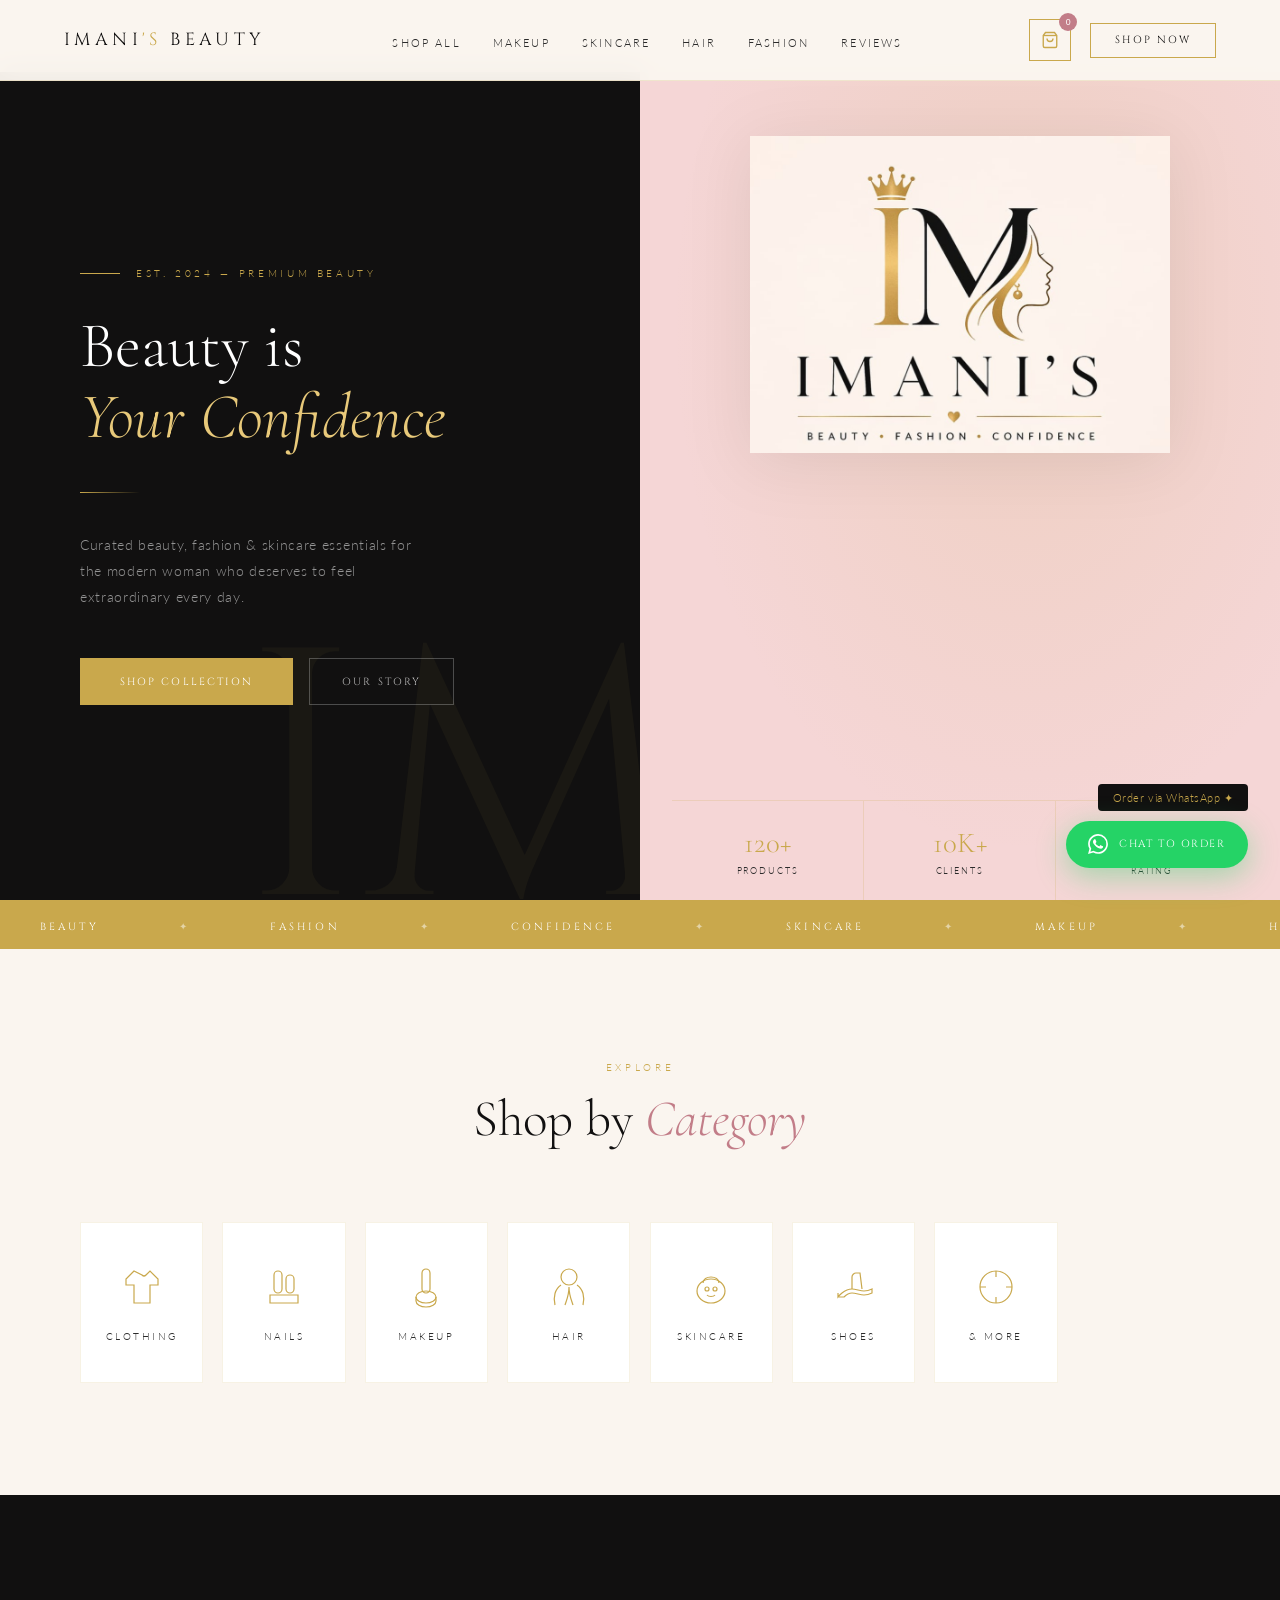
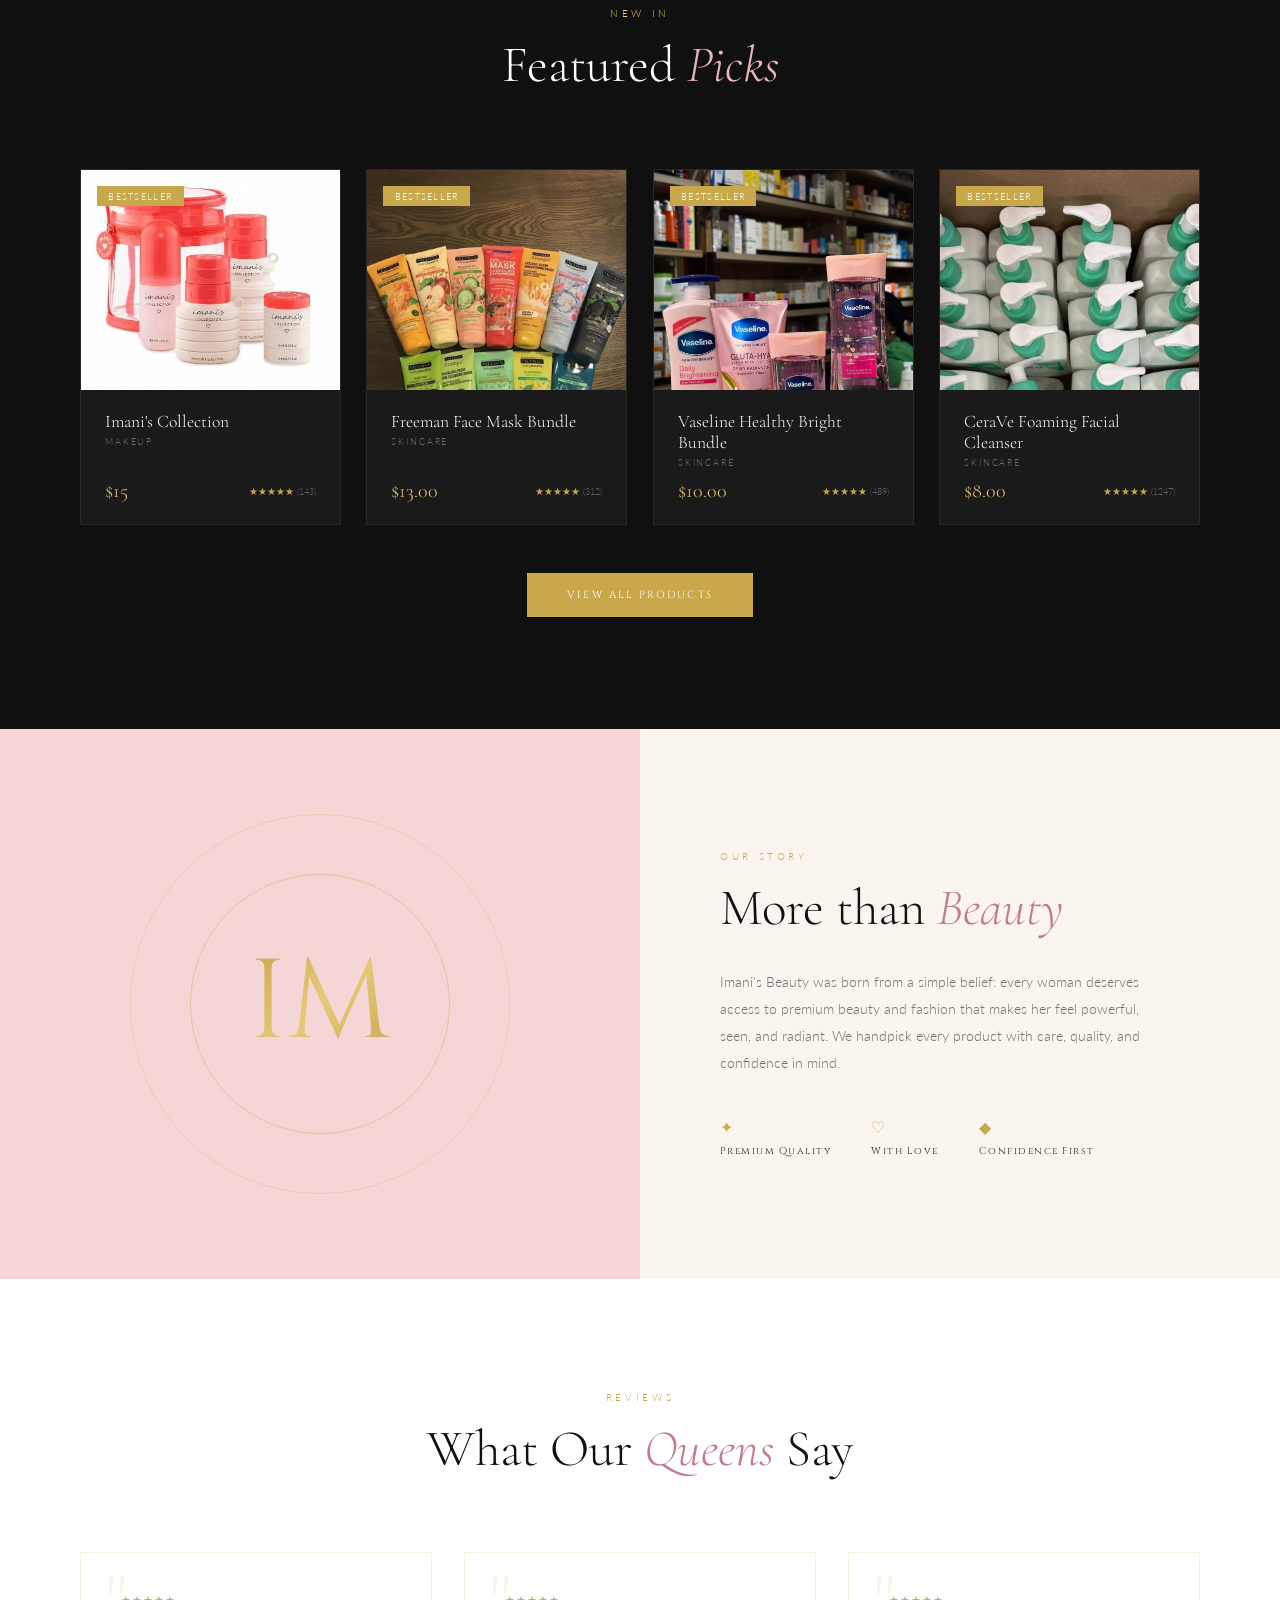
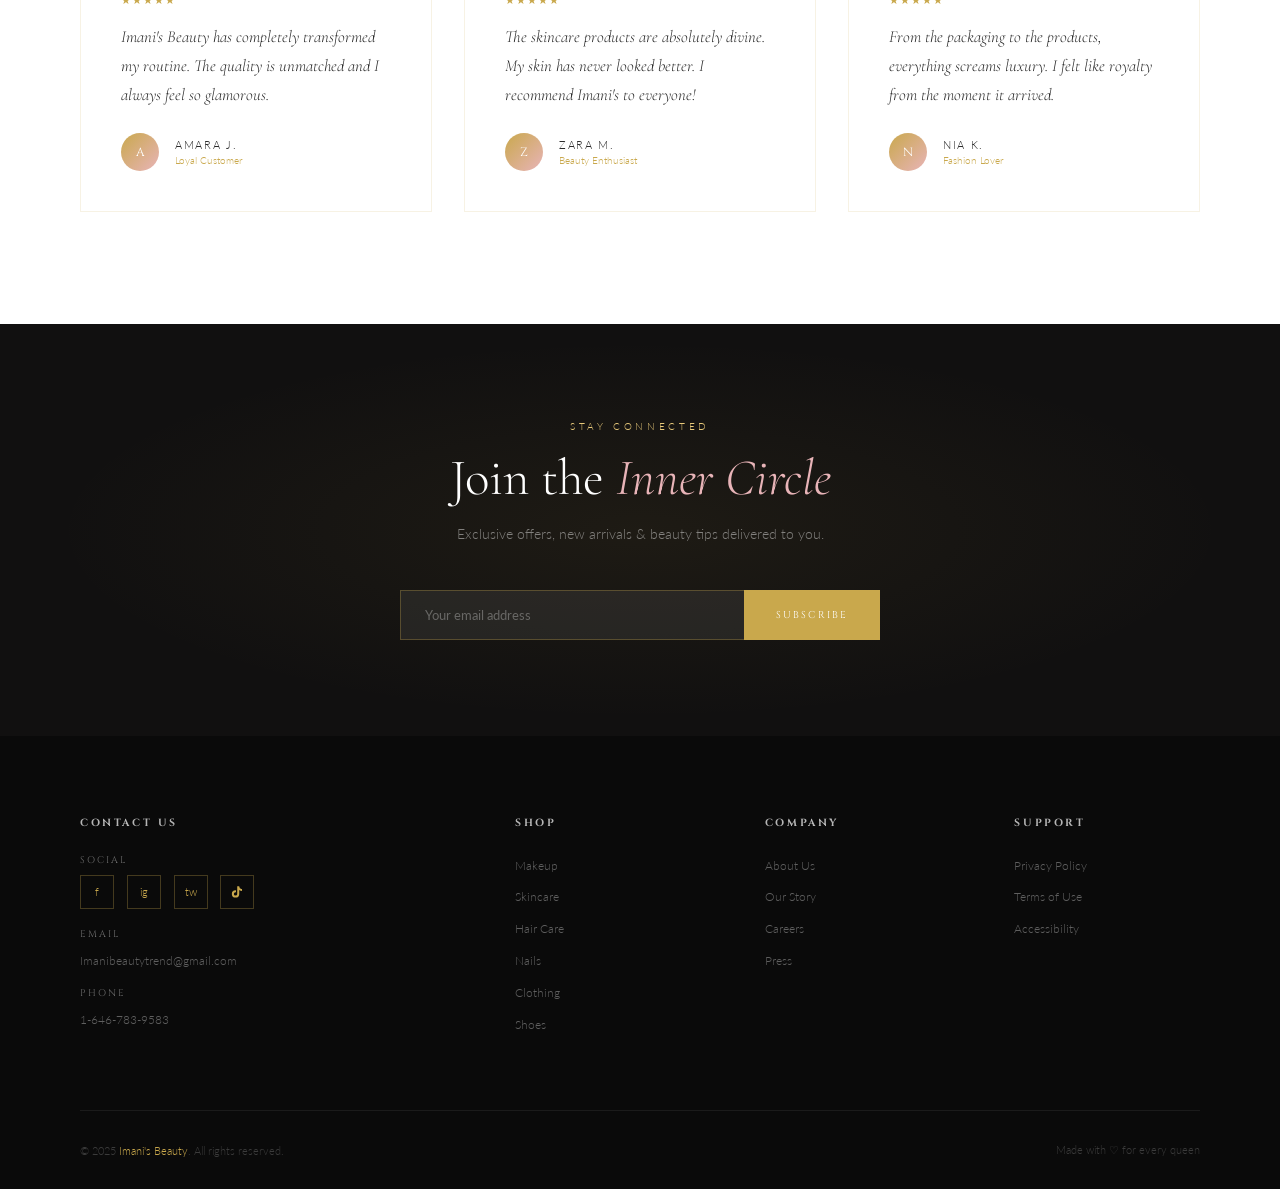
<file: index.html>
<!DOCTYPE html>
<html lang="en">
<head>
<meta charset="UTF-8">
<meta name="viewport" content="width=device-width, initial-scale=1.0">
<title>Imani's Beauty – Beauty • Fashion • Confidence</title>
<link href="https://fonts.googleapis.com/css2?family=Cormorant+Garamond&family=Cinzel&family=Lato&display=swap" rel="stylesheet">
<link rel="stylesheet" href="style.css">
</head>
<body>

<!-- NAV -->
<nav>
  <div class="nav-logo" onclick="goPage('home')">IMANI<span>'S</span> BEAUTY</div>
  <ul class="nav-links">
    <li><a onclick="goPage('shop')">Shop All</a></li>
    <li><a onclick="catGo('Makeup')">Makeup</a></li>
    <li><a onclick="catGo('Skincare')">Skincare</a></li>
    <li><a onclick="catGo('Hair')">Hair</a></li>
    <li><a onclick="catGo('Clothing')">Fashion</a></li>
    <li><a onclick="goPage('home');toReviews()">Reviews</a></li>
  </ul>
  <div class="nav-right">
    <button class="cart-btn" onclick="goPage('cart')">
      <svg viewBox="0 0 24 24"><path d="M6 2L3 6v14a2 2 0 002 2h14a2 2 0 002-2V6l-3-4z"/><line x1="3" y1="6" x2="21" y2="6"/><path d="M16 10a4 4 0 01-8 0"/></svg>
      <span class="cart-count" id="cartCount">0</span>
    </button>
    <span class="nav-cta" onclick="goPage('shop')">Shop Now</span>
    <button class="mob-menu-btn" onclick="toggleMobMenu()" id="mobMenuBtn" aria-label="Menu">
      <span></span><span></span><span></span>
    </button>
  </div>
</nav>

<!-- MOBILE MENU -->
<div class="mob-menu" id="mobMenu">
  <div class="mob-menu-inner">
    <div class="mob-brand">IMANI<span>'S</span> BEAUTY</div>
    <nav class="mob-nav">
      <a onclick="goPage('shop');closeMobMenu()">Shop All</a>
      <a onclick="catGo('Makeup');closeMobMenu()">Makeup</a>
      <a onclick="catGo('Skincare');closeMobMenu()">Skincare</a>
      <a onclick="catGo('Hair');closeMobMenu()">Hair</a>
      <a onclick="catGo('Clothing');closeMobMenu()">Fashion</a>
      <a onclick="catGo('Nails');closeMobMenu()">Nails</a>
      <a onclick="catGo('Shoes');closeMobMenu()">Shoes</a>
      <a onclick="goPage('home');toReviews();closeMobMenu()">Reviews</a>
    </nav>
    <button class="mob-shop-btn" onclick="goPage('shop');closeMobMenu()">Shop Now ✦</button>
  </div>
</div>

<!-- WHATSAPP FLOAT -->
<div class="wa-float">
  <div class="wa-label">Order via WhatsApp ✦</div>
  <button class="wa-bubble" onclick="openWaModal()">
    <svg viewBox="0 0 24 24"><path d="M17.472 14.382c-.297-.149-1.758-.867-2.03-.967-.273-.099-.471-.148-.67.15-.197.297-.767.966-.94 1.164-.173.199-.347.223-.644.075-.297-.15-1.255-.463-2.39-1.475-.883-.788-1.48-1.761-1.653-2.059-.173-.297-.018-.458.13-.606.134-.133.298-.347.446-.52.149-.174.198-.298.298-.497.099-.198.05-.371-.025-.52-.075-.149-.669-1.612-.916-2.207-.242-.579-.487-.5-.669-.51-.173-.008-.371-.01-.57-.01-.198 0-.52.074-.792.372-.272.297-1.04 1.016-1.04 2.479 0 1.462 1.065 2.875 1.213 3.074.149.198 2.096 3.2 5.077 4.487.709.306 1.262.489 1.694.625.712.227 1.36.195 1.871.118.571-.085 1.758-.719 2.006-1.413.248-.694.248-1.289.173-1.413-.074-.124-.272-.198-.57-.347m-5.421 7.403h-.004a9.87 9.87 0 01-5.031-1.378l-.361-.214-3.741.982.998-3.648-.235-.374a9.86 9.86 0 01-1.51-5.26c.001-5.45 4.436-9.884 9.888-9.884 2.64 0 5.122 1.03 6.988 2.898a9.825 9.825 0 012.893 6.994c-.003 5.45-4.437 9.884-9.885 9.884m8.413-18.297A11.815 11.815 0 0012.05 0C5.495 0 .16 5.335.157 11.892c0 2.096.547 4.142 1.588 5.945L.057 24l6.305-1.654a11.882 11.882 0 005.683 1.448h.005c6.554 0 11.89-5.335 11.893-11.893a11.821 11.821 0 00-3.48-8.413Z"/></svg>
    Chat to Order
  </button>
</div>

<!-- WHATSAPP MODAL -->
<div class="wa-modal-bg" id="waModalBg" onclick="handleWaBgClick(event)">
  <div class="wa-modal">
    <div class="wa-modal-head">
      <svg viewBox="0 0 24 24"><path d="M17.472 14.382c-.297-.149-1.758-.867-2.03-.967-.273-.099-.471-.148-.67.15-.197.297-.767.966-.94 1.164-.173.199-.347.223-.644.075-.297-.15-1.255-.463-2.39-1.475-.883-.788-1.48-1.761-1.653-2.059-.173-.297-.018-.458.13-.606.134-.133.298-.347.446-.52.149-.174.198-.298.298-.497.099-.198.05-.371-.025-.52-.075-.149-.669-1.612-.916-2.207-.242-.579-.487-.5-.669-.51-.173-.008-.371-.01-.57-.01-.198 0-.52.074-.792.372-.272.297-1.04 1.016-1.04 2.479 0 1.462 1.065 2.875 1.213 3.074.149.198 2.096 3.2 5.077 4.487.709.306 1.262.489 1.694.625.712.227 1.36.195 1.871.118.571-.085 1.758-.719 2.006-1.413.248-.694.248-1.289.173-1.413-.074-.124-.272-.198-.57-.347m-5.421 7.403h-.004a9.87 9.87 0 01-5.031-1.378l-.361-.214-3.741.982.998-3.648-.235-.374a9.86 9.86 0 01-1.51-5.26c.001-5.45 4.436-9.884 9.888-9.884 2.64 0 5.122 1.03 6.988 2.898a9.825 9.825 0 012.893 6.994c-.003 5.45-4.437 9.884-9.885 9.884m8.413-18.297A11.815 11.815 0 0012.05 0C5.495 0 .16 5.335.157 11.892c0 2.096.547 4.142 1.588 5.945L.057 24l6.305-1.654a11.882 11.882 0 005.683 1.448h.005c6.554 0 11.89-5.335 11.893-11.893a11.821 11.821 0 00-3.48-8.413Z"/></svg>
      <div>
        <div class="wa-modal-title">Order via WhatsApp</div>
        <div class="wa-modal-sub">We'll confirm your order & arrange delivery</div>
      </div>
      <button class="wa-close" onclick="closeWaModal()">✕</button>
    </div>
    <div class="wa-modal-body">
      <div class="wa-order-preview">
        <h4>Your Order Summary</h4>
        <div id="waItemsList"><p style="font-size:0.78rem;color:rgba(42,42,42,0.4)">Add products to your cart first, then come back here to order!</p></div>
        <div class="wa-total-row" id="waTotalRow" style="display:none"><span>Total</span><span id="waTotal"></span></div>
      </div>
      <div class="wa-field">
        <label>Your Name *</label>
        <input type="text" id="waName" placeholder="e.g. Amara Johnson">
      </div>
      <div class="wa-field">
        <label>Phone / WhatsApp Number *</label>
        <input type="tel" id="waPhone" placeholder="e.g. +1 234 567 8900">
      </div>
      <div class="wa-field">
        <label>Delivery Address *</label>
        <textarea id="waAddress" rows="2" placeholder="Street, City, Postal Code"></textarea>
      </div>
      <div class="wa-field">
        <label>Special Requests (optional)</label>
        <textarea id="waNotes" rows="2" placeholder="e.g. colour preference, gift wrapping, size…"></textarea>
      </div>
      <button class="wa-send-btn" onclick="sendWhatsApp()">
        <svg viewBox="0 0 24 24"><path d="M17.472 14.382c-.297-.149-1.758-.867-2.03-.967-.273-.099-.471-.148-.67.15-.197.297-.767.966-.94 1.164-.173.199-.347.223-.644.075-.297-.15-1.255-.463-2.39-1.475-.883-.788-1.48-1.761-1.653-2.059-.173-.297-.018-.458.13-.606.134-.133.298-.347.446-.52.149-.174.198-.298.298-.497.099-.198.05-.371-.025-.52-.075-.149-.669-1.612-.916-2.207-.242-.579-.487-.5-.669-.51-.173-.008-.371-.01-.57-.01-.198 0-.52.074-.792.372-.272.297-1.04 1.016-1.04 2.479 0 1.462 1.065 2.875 1.213 3.074.149.198 2.096 3.2 5.077 4.487.709.306 1.262.489 1.694.625.712.227 1.36.195 1.871.118.571-.085 1.758-.719 2.006-1.413.248-.694.248-1.289.173-1.413-.074-.124-.272-.198-.57-.347m-5.421 7.403h-.004a9.87 9.87 0 01-5.031-1.378l-.361-.214-3.741.982.998-3.648-.235-.374a9.86 9.86 0 01-1.51-5.26c.001-5.45 4.436-9.884 9.888-9.884 2.64 0 5.122 1.03 6.988 2.898a9.825 9.825 0 012.893 6.994c-.003 5.45-4.437 9.884-9.885 9.884m8.413-18.297A11.815 11.815 0 0012.05 0C5.495 0 .16 5.335.157 11.892c0 2.096.547 4.142 1.588 5.945L.057 24l6.305-1.654a11.882 11.882 0 005.683 1.448h.005c6.554 0 11.89-5.335 11.893-11.893a11.821 11.821 0 00-3.48-8.413Z"/></svg>
        Send Order on WhatsApp
      </button>
      <p class="wa-note">Tapping the button opens WhatsApp with your full order pre-written. We reply within 1–2 hours to confirm & arrange payment. 💛</p>
    </div>
  </div>
</div>

<div class="toast" id="toast"><span class="ti">✦</span><span class="tm" id="toastMsg"></span></div>

<!-- ════════ HOME ════════ -->
<div id="pg-home" class="page active">
  <section class="hero">
    <div class="hero-left">
      <div class="hero-tag">Est. 2024 — Premium Beauty</div>
      <h1 class="hero-title">Beauty is<br><em>Your Confidence</em></h1>
      <div class="hero-divider"></div>
      <p class="hero-sub">Curated beauty, fashion & skincare essentials for the modern woman who deserves to feel extraordinary every day.</p>
      <div class="hero-btns">
        <button class="btn-primary" onclick="goPage('shop')">Shop Collection</button>
        <button class="btn-ghost" onclick="document.getElementById('habout').scrollIntoView({behavior:'smooth'})">Our Story</button>
      </div>
    </div>
    <div class="hero-right">
      <div class="hero-inner">
        <img src="[data-uri]" alt="Imani's Beauty Logo" class="hero-logo-img">
        <div class="hero-stats">
          <div class="stat"><span class="stat-num">120+</span><span class="stat-label">Products</span></div>
          <div class="stat"><span class="stat-num">10K+</span><span class="stat-label">Clients</span></div>
          <div class="stat"><span class="stat-num">4.9★</span><span class="stat-label">Rating</span></div>
        </div>
      </div>
    </div>
  </section>

  <div class="marquee-bar"><div class="marquee-track">
    <span>Beauty</span><span class="md">✦</span><span>Fashion</span><span class="md">✦</span><span>Confidence</span><span class="md">✦</span><span>Skincare</span><span class="md">✦</span><span>Makeup</span><span class="md">✦</span><span>Hair Care</span><span class="md">✦</span><span>Nails</span><span class="md">✦</span><span>Shoes</span><span class="md">✦</span><span>Clothing</span><span class="md">✦</span>
    <span>Beauty</span><span class="md">✦</span><span>Fashion</span><span class="md">✦</span><span>Confidence</span><span class="md">✦</span><span>Skincare</span><span class="md">✦</span><span>Makeup</span><span class="md">✦</span><span>Hair Care</span><span class="md">✦</span><span>Nails</span><span class="md">✦</span><span>Shoes</span><span class="md">✦</span><span>Clothing</span><span class="md">✦</span>
  </div></div>

  <section class="sec">
    <div class="sec-hd rv"><span class="eyebrow">Explore</span><h2 class="sec-title">Shop by <em>Category</em></h2></div>
    <div class="cat-grid">
      <div class="cat-card rv d1" onclick="catGo('Clothing')"><svg class="cat-icon" viewBox="0 0 48 48"><path d="M16 8L8 16v6h8v18h16V22h8v-6L32 8l-4 4c-1.1 1.1-2.9 1.1-4 0L16 8z"/></svg><span class="cat-name">Clothing</span></div>
      <div class="cat-card rv d2" onclick="catGo('Nails')"><svg class="cat-icon" viewBox="0 0 48 48"><rect x="14" y="8" width="8" height="22" rx="4"/><rect x="26" y="12" width="8" height="18" rx="4"/><path d="M10 32h28v8H10z"/></svg><span class="cat-name">Nails</span></div>
      <div class="cat-card rv d3" onclick="catGo('Makeup')"><svg class="cat-icon" viewBox="0 0 48 48"><rect x="20" y="6" width="8" height="24" rx="4"/><ellipse cx="24" cy="34" rx="10" ry="6"/><path d="M14 34v4a10 6 0 0020 0v-4"/></svg><span class="cat-name">Makeup</span></div>
      <div class="cat-card rv d4" onclick="catGo('Hair')"><svg class="cat-icon" viewBox="0 0 48 48"><circle cx="24" cy="14" r="8"/><path d="M16 22c-6 4-8 12-6 20M32 22c6 4 8 12 6 20M20 42c2-6 4-10 4-18M28 42c-2-6-4-10-4-18"/></svg><span class="cat-name">Hair</span></div>
      <div class="cat-card rv" onclick="catGo('Skincare')"><svg class="cat-icon" viewBox="0 0 48 48"><ellipse cx="24" cy="28" rx="14" ry="12"/><path d="M16 20c0-8 16-8 16 0"/><circle cx="20" cy="26" r="2"/><circle cx="28" cy="26" r="2"/><path d="M20 32c1.5 2 6.5 2 8 0"/></svg><span class="cat-name">Skincare</span></div>
      <div class="cat-card rv d1" onclick="catGo('Shoes')"><svg class="cat-icon" viewBox="0 0 48 48"><path d="M8 34c0 0 6-8 14-8 4 0 8 2 12 2s8-2 8-2v4c0 0-4 2-8 2s-8-2-12-2c-4 0-8 4-8 4H8v-4z"/><path d="M22 26V14c0-2 2-4 4-4h4l2 16"/></svg><span class="cat-name">Shoes</span></div>
      <div class="cat-card rv d2" onclick="goPage('shop')"><svg class="cat-icon" viewBox="0 0 48 48"><path d="M24 8c-8.8 0-16 7.2-16 16s7.2 16 16 16 16-7.2 16-16S32.8 8 24 8z"/><path d="M24 8v6M24 34v6M8 24h6M34 24h6"/></svg><span class="cat-name">& More</span></div>
    </div>
  </section>

  <!-- Featured -->
  <section style="background:var(--black);padding:7rem 5rem">
    <div class="sec-hd rv"><span class="eyebrow" style="color:var(--gold-light)">New In</span><h2 class="sec-title" style="color:#fff">Featured <em style="color:var(--blush-deep)">Picks</em></h2></div>
    <div class="pgrid pgrid-4" style="margin-top:3rem" id="homeGrid"></div>
    <div style="text-align:center;margin-top:3rem"><button class="btn-primary" onclick="goPage('shop')">View All Products</button></div>
  </section>

  <!-- About -->
  <section id="habout" style="display:grid;grid-template-columns:1fr 1fr;min-height:550px">
    <div style="background:var(--blush);display:flex;align-items:center;justify-content:center;position:relative;overflow:hidden;padding:5rem">
      <div style="position:absolute;width:380px;height:380px;border:1px solid rgba(201,168,76,0.25);border-radius:50%;top:50%;left:50%;transform:translate(-50%,-50%)"></div>
      <div style="position:absolute;width:260px;height:260px;border:1px solid rgba(201,168,76,0.4);border-radius:50%;top:50%;left:50%;transform:translate(-50%,-50%)"></div>
      <div style="font-family:'Cinzel',serif;font-size:7rem;font-weight:400;background:linear-gradient(135deg,var(--gold),var(--gold-light),var(--gold));-webkit-background-clip:text;-webkit-text-fill-color:transparent;background-clip:text;position:relative;z-index:1;line-height:1">IM</div>
    </div>
    <div style="padding:6rem 5rem;display:flex;flex-direction:column;justify-content:center">
      <span class="eyebrow rv" style="text-align:left">Our Story</span>
      <h2 class="sec-title rv" style="text-align:left">More than <em>Beauty</em></h2>
      <p class="rv" style="font-size:0.85rem;line-height:2;color:rgba(42,42,42,0.65);margin-top:1.8rem;max-width:420px">Imani's Beauty was born from a simple belief: every woman deserves access to premium beauty and fashion that makes her feel powerful, seen, and radiant. We handpick every product with care, quality, and confidence in mind.</p>
      <div class="rv" style="display:flex;gap:2.5rem;margin-top:2.5rem">
        <div><span style="color:var(--gold)">✦</span><div style="font-family:'Cinzel',serif;font-size:0.62rem;letter-spacing:0.15em;color:var(--charcoal);margin-top:0.4rem">Premium Quality</div></div>
        <div><span style="color:var(--gold)">♡</span><div style="font-family:'Cinzel',serif;font-size:0.62rem;letter-spacing:0.15em;color:var(--charcoal);margin-top:0.4rem">With Love</div></div>
        <div><span style="color:var(--gold)">◆</span><div style="font-family:'Cinzel',serif;font-size:0.62rem;letter-spacing:0.15em;color:var(--charcoal);margin-top:0.4rem">Confidence First</div></div>
      </div>
    </div>
  </section>

  <!-- Testimonials -->
  <section class="sec" style="background:#fff" id="rev-anchor">
    <div class="sec-hd rv"><span class="eyebrow">Reviews</span><h2 class="sec-title">What Our <em>Queens</em> Say</h2></div>
    <div class="tgrid">
      <div class="tc rv d1"><div class="stars">★★★★★</div><p class="tc-txt">Imani's Beauty has completely transformed my routine. The quality is unmatched and I always feel so glamorous.</p><div class="tc-auth"><div class="tc-av">A</div><div><div class="tc-name">Amara J.</div><div class="tc-role">Loyal Customer</div></div></div></div>
      <div class="tc rv d2"><div class="stars">★★★★★</div><p class="tc-txt">The skincare products are absolutely divine. My skin has never looked better. I recommend Imani's to everyone!</p><div class="tc-auth"><div class="tc-av">Z</div><div><div class="tc-name">Zara M.</div><div class="tc-role">Beauty Enthusiast</div></div></div></div>
      <div class="tc rv d3"><div class="stars">★★★★★</div><p class="tc-txt">From the packaging to the products, everything screams luxury. I felt like royalty from the moment it arrived.</p><div class="tc-auth"><div class="tc-av">N</div><div><div class="tc-name">Nia K.</div><div class="tc-role">Fashion Lover</div></div></div></div>
    </div>
  </section>

  <section class="nl">
    <div style="position:relative;z-index:1"><span class="eyebrow" style="color:var(--gold-light)">Stay Connected</span><h2 class="sec-title">Join the <em style="color:var(--blush-deep)">Inner Circle</em></h2><p class="nl-sub">Exclusive offers, new arrivals & beauty tips delivered to you.</p></div>
    <div class="nl-form"><input type="email" class="nl-in" placeholder="Your email address" id="nlIn"><button class="nl-btn" onclick="doNl()">Subscribe</button></div>
  </section>

  <footer>
    <div class="ft">
      <div class="fb">
        <h4 class="ft-contact-title">Contact Us</h4>
        <div class="ft-contact-group">
          <span class="ft-contact-label">Social</span>
          <div class="soc">
            <a class="sl" href="https://www.facebook.com/share/1B1qDzjhY7/?mibextid=wwXIfr" target="_blank" rel="noopener" aria-label="Facebook" style="text-decoration:none">f</a>
            <a class="sl" href="https://www.instagram.com/imanibeautyt?utm_source=qr" target="_blank" rel="noopener" aria-label="Instagram" style="text-decoration:none">ig</a>
            <a class="sl" href="https://www.twitter.com" target="_blank" rel="noopener" aria-label="Twitter" style="text-decoration:none">tw</a>
            <a class="sl" href="https://www.tiktok.com/@imanibeauty6?_r=1&_t=ZN-95tUQUQBG3K" target="_blank" rel="noopener" aria-label="TikTok" style="text-decoration:none">
              <svg viewBox="0 0 24 24" style="width:14px;height:14px;fill:currentColor"><path d="M19.59 6.69a4.83 4.83 0 0 1-3.77-4.25V2h-3.45v13.67a2.89 2.89 0 0 1-2.88 2.5 2.89 2.89 0 0 1-2.89-2.89 2.89 2.89 0 0 1 2.89-2.89c.28 0 .54.04.79.1V9.01a6.33 6.33 0 0 0-.79-.05 6.34 6.34 0 0 0-6.34 6.34 6.34 6.34 0 0 0 6.34 6.34 6.34 6.34 0 0 0 6.33-6.34V8.69a8.18 8.18 0 0 0 4.78 1.52V6.76a4.85 4.85 0 0 1-1.01-.07z"/></svg>
            </a>
          </div>
        </div>
        <div class="ft-contact-group">
          <span class="ft-contact-label">Email</span>
          <a href="mailto:Imanibeautytrend@gmail.com" class="ft-contact-link">Imanibeautytrend@gmail.com</a>
        </div>
        <div class="ft-contact-group">
          <span class="ft-contact-label">Phone</span>
          <a href="tel:+18777374672" class="ft-contact-link">1-646-783-9583</a>
        </div>
      </div>
      <div class="fc-col"><h4>Shop</h4><ul class="fl2"><li><a onclick="catGo('Makeup')">Makeup</a></li><li><a onclick="catGo('Skincare')">Skincare</a></li><li><a onclick="catGo('Hair')">Hair Care</a></li><li><a onclick="catGo('Nails')">Nails</a></li><li><a onclick="catGo('Clothing')">Clothing</a></li><li><a onclick="catGo('Shoes')">Shoes</a></li></ul></div>
      <div class="fc-col"><h4>Company</h4><ul class="fl2"><li><a>About Us</a></li><li><a>Our Story</a></li><li><a>Careers</a></li><li><a>Press</a></li></ul></div>
      <div class="fc-col"><h4>Support</h4><ul class="fl2"><li><a onclick="goPage('privacy')">Privacy Policy</a></li><li><a onclick="goPage('terms')">Terms of Use</a></li><li><a onclick="goPage('accessibility')">Accessibility</a></li></ul></div>
    </div>
    <div class="fb2"><p class="fcopy">© 2025 <span>Imani's Beauty</span>. All rights reserved.</p><p class="fcopy">Made with ♡ for every queen</p></div>
  </footer>
</div>

<!-- ════════ SHOP ════════ -->
<div id="pg-shop" class="page">
  <div class="shop-hero"><span class="eyebrow" style="color:var(--gold-light)">Our Collection</span><h1>Shop <em>All Products</em></h1><p>120+ premium essentials across 6 categories</p></div>
  <div class="shop-layout">
    <aside class="sidebar">
      <h3>Filter & Refine</h3>
      <div class="fg"><span class="fl">Category</span><ul class="flist" id="catFilters"></ul></div>
      <div class="fg"><span class="fl">Price Range</span><input type="range" class="price-slider" id="priceSlider" min="0" max="200" value="200" oninput="onPrice(this.value)"><div class="price-disp" id="pDisp">Up to $200.00</div></div>
      <div class="fg"><span class="fl">Rating</span><ul class="flist"><li class="fitem"><input type="checkbox" id="r5" onchange="renderShop()"><label for="r5">★★★★★ 5 stars</label></li><li class="fitem"><input type="checkbox" id="r4" onchange="renderShop()"><label for="r4">★★★★☆ 4+ stars</label></li></ul></div>
      <div class="fg"><span class="fl">Badge</span><ul class="flist"><li class="fitem"><input type="checkbox" id="fNew" onchange="renderShop()"><label for="fNew">New Arrivals</label></li><li class="fitem"><input type="checkbox" id="fSale" onchange="renderShop()"><label for="fSale">On Sale</label></li><li class="fitem"><input type="checkbox" id="fBest" onchange="renderShop()"><label for="fBest">Bestsellers</label></li></ul></div>
      <button class="clear-btn" onclick="clearF()">Clear All Filters</button>
    </aside>
    <div class="products-area">
      <div class="toolbar"><span class="rcount" id="rcount"></span><select class="sort-sel" id="sortSel" onchange="renderShop()"><option value="default">Sort: Featured</option><option value="price-asc">Price: Low to High</option><option value="price-desc">Price: High to Low</option><option value="rating">Top Rated</option><option value="newest">Newest</option></select></div>
      <div class="pgrid" id="shopGrid"></div>
      <div class="no-res" id="noRes" style="display:none"><p>No products found. Try adjusting filters.</p></div>
      <div class="pagination" id="pgBar"></div>
    </div>
  </div>
</div>

<!-- ════════ DETAIL ════════ -->
<div id="pg-detail" class="page">
  <div class="detail-wrap">
    <div class="breadcrumb"><s onclick="goPage('home')">Home</s> / <s onclick="goPage('shop')">Shop</s> / <span id="dcrumb">Product</span></div>
    <div class="dgrid">
      <div><div class="dimg" id="dimg"><span id="demoji" style="filter:drop-shadow(0 8px 24px rgba(0,0,0,0.15))"></span><div class="dbadge" id="dbadge"></div></div></div>
      <div>
        <div class="dcat" id="dcat"></div>
        <h1 class="dname" id="dname"></h1>
        <div class="dstars" id="dstars"></div>
        <div class="dprice" id="dprice"></div>
        <div class="ddiv"></div>
        <p class="ddesc" id="ddesc"></p>
        <div class="qrow"><span class="qlbl">Quantity</span><div class="qctrl"><button class="qbtn" onclick="dq(-1)">−</button><span class="qnum" id="qnum">1</span><button class="qbtn" onclick="dq(1)">+</button></div></div>
        <button class="atc-btn" onclick="addCurrent()">Add to Cart</button>
        <button class="wl-btn">♡ Add to Wishlist</button>
        <div class="dfeats"><div class="dfeat">Free delivery on orders over $50</div><div class="dfeat">Premium quality, handpicked</div><div class="dfeat">Easy 30-day returns</div><div class="dfeat">Authentic & cruelty-free</div></div>
      </div>
    </div>
  </div>
  <div class="related"><h3>You May Also <em style="font-style:italic;color:var(--rose)">Love</em></h3><div class="pgrid pgrid-4" id="relGrid"></div></div>
</div>

<!-- ════════ CART ════════ -->
<div id="pg-cart" class="page">
  <div class="cart-wrap">
    <span class="eyebrow">Your Selection</span>
    <h1>Shopping Cart</h1>
    <div class="cart-layout">
      <div><div class="cart-list" id="cartList"></div><div class="empty-cart" id="emptyCart" style="display:none"><p>Your cart is empty</p><button class="btn-primary" onclick="goPage('shop')">Browse Products</button></div></div>
      <div class="os">
        <h3>Order Summary</h3>
        <div class="os-row"><span class="os-lbl">Subtotal</span><span class="os-val" id="oSub">$0.00</span></div>
        <div class="os-row"><span class="os-lbl">Shipping</span><span class="os-val" id="oShip">—</span></div>
        <div class="os-row"><span class="os-lbl">Discount</span><span class="os-val" id="oDisc">—</span></div>
        <div class="os-div"></div>
        <div class="os-row os-total"><span class="os-lbl">Total</span><span class="os-val" id="oTotal">$0.00</span></div>
        <div class="promo-row"><input class="promo-in" placeholder="Promo code (try IMANI10)" id="promoIn"><button class="promo-btn" onclick="applyPromo()">Apply</button></div>
        <button class="co-btn" onclick="checkout()">Proceed to Checkout</button>
        <button class="wa-checkout-btn" onclick="openWaModal()">
          <svg viewBox="0 0 24 24"><path d="M17.472 14.382c-.297-.149-1.758-.867-2.03-.967-.273-.099-.471-.148-.67.15-.197.297-.767.966-.94 1.164-.173.199-.347.223-.644.075-.297-.15-1.255-.463-2.39-1.475-.883-.788-1.48-1.761-1.653-2.059-.173-.297-.018-.458.13-.606.134-.133.298-.347.446-.52.149-.174.198-.298.298-.497.099-.198.05-.371-.025-.52-.075-.149-.669-1.612-.916-2.207-.242-.579-.487-.5-.669-.51-.173-.008-.371-.01-.57-.01-.198 0-.52.074-.792.372-.272.297-1.04 1.016-1.04 2.479 0 1.462 1.065 2.875 1.213 3.074.149.198 2.096 3.2 5.077 4.487.709.306 1.262.489 1.694.625.712.227 1.36.195 1.871.118.571-.085 1.758-.719 2.006-1.413.248-.694.248-1.289.173-1.413-.074-.124-.272-.198-.57-.347m-5.421 7.403h-.004a9.87 9.87 0 01-5.031-1.378l-.361-.214-3.741.982.998-3.648-.235-.374a9.86 9.86 0 01-1.51-5.26c.001-5.45 4.436-9.884 9.888-9.884 2.64 0 5.122 1.03 6.988 2.898a9.825 9.825 0 012.893 6.994c-.003 5.45-4.437 9.884-9.885 9.884m8.413-18.297A11.815 11.815 0 0012.05 0C5.495 0 .16 5.335.157 11.892c0 2.096.547 4.142 1.588 5.945L.057 24l6.305-1.654a11.882 11.882 0 005.683 1.448h.005c6.554 0 11.89-5.335 11.893-11.893a11.821 11.821 0 00-3.48-8.413Z"/></svg>
          Order via WhatsApp
        </button>
      </div>
    </div>
  </div>
</div>

<script src="script.js"></script>

<!-- ════════ PRIVACY POLICY ════════ -->
<div id="pg-privacy" class="page">
  <div class="legal-wrap">
    <div class="legal-back"><a onclick="goPage('home')">← Back to Home</a></div>
    <span class="eyebrow">Legal</span>
    <h1 class="legal-title">Privacy Policy</h1>
    <p class="legal-updated">Last updated: January 1, 2026</p>
    <div class="legal-section"><h2>1. Introduction</h2><p>Welcome to Imani's Beauty ("we," "our," or "us"). We are committed to protecting your personal information and your right to privacy. This Privacy Policy explains how we collect, use, disclose, and safeguard your information when you visit our website and make purchases from us.</p></div>
    <div class="legal-section"><h2>2. Information We Collect</h2><p>We may collect the following types of personal information:</p><ul><li><strong>Contact Information:</strong> Name, email address, phone number, and shipping/billing address when you place an order.</li><li><strong>Order Information:</strong> Products purchased, purchase history, and payment details (processed securely via third-party providers — we do not store full card numbers).</li><li><strong>Communication Data:</strong> Messages sent to us via WhatsApp, email, or contact forms.</li><li><strong>Usage Data:</strong> Browser type, pages visited, and time spent on site, collected via cookies and analytics tools.</li></ul></div>
    <div class="legal-section"><h2>3. How We Use Your Information</h2><p>We use the information we collect to:</p><ul><li>Process and fulfil your orders and send order confirmations</li><li>Communicate with you about your purchases, returns, and enquiries</li><li>Send promotional emails and newsletters (only if you have opted in)</li><li>Improve our website, products, and customer experience</li><li>Comply with legal obligations and prevent fraudulent transactions</li></ul></div>
    <div class="legal-section"><h2>4. Sharing Your Information</h2><p>We do not sell, trade, or rent your personal information to third parties. We may share your data with trusted service providers — such as shipping carriers, payment processors, and email platforms — strictly for operating our business. All third parties are required to keep your information confidential.</p></div>
    <div class="legal-section"><h2>5. Cookies</h2><p>Our website uses cookies to enhance your browsing experience, analyse site traffic, and remember your preferences. You may disable cookies through your browser settings; however, some features may not function properly as a result.</p></div>
    <div class="legal-section"><h2>6. Data Security</h2><p>We implement appropriate technical and organisational measures to protect your personal information. However, no method of transmission over the internet is 100% secure, and we cannot guarantee absolute security.</p></div>
    <div class="legal-section"><h2>7. Your Rights</h2><p>You have the right to access, correct, or delete the personal data we hold about you, and to opt out of marketing communications at any time. To exercise these rights, contact us at <a href="mailto:Imanibeautytrend@gmail.com" class="legal-link">Imanibeautytrend@gmail.com</a>.</p></div>
    <div class="legal-section"><h2>8. Children's Privacy</h2><p>Our services are not directed to individuals under the age of 16. We do not knowingly collect personal information from children.</p></div>
    <div class="legal-section"><h2>9. Changes to This Policy</h2><p>We may update this Privacy Policy from time to time. Changes will be posted on this page with a revised "Last updated" date.</p></div>
    <div class="legal-section"><h2>10. Contact Us</h2><p>📧 <a href="mailto:Imanibeautytrend@gmail.com" class="legal-link">Imanibeautytrend@gmail.com</a></p></div>
  </div>
</div>

<!-- ════════ TERMS OF USE ════════ -->
<div id="pg-terms" class="page">
  <div class="legal-wrap">
    <div class="legal-back"><a onclick="goPage('home')">← Back to Home</a></div>
    <span class="eyebrow">Legal</span>
    <h1 class="legal-title">Terms of Use</h1>
    <p class="legal-updated">Last updated: January 1, 2026</p>
    <div class="legal-section"><h2>1. Acceptance of Terms</h2><p>By accessing and using the Imani's Beauty website, you accept and agree to be bound by these Terms of Use. We reserve the right to update these terms at any time, and continued use of the site constitutes your acceptance of any changes.</p></div>
    <div class="legal-section"><h2>2. Use of the Website</h2><p>You agree to use this website only for lawful purposes and in a manner that does not infringe the rights of others. You must not use the site to transmit unauthorised promotional material, attempt to gain unauthorised access to our systems, or engage in any conduct that restricts others' use of the website.</p></div>
    <div class="legal-section"><h2>3. Products and Pricing</h2><p>We reserve the right to modify or discontinue products at any time without notice. All prices are subject to change. We make every effort to display product colours and descriptions accurately, but cannot guarantee your device's display will be exact.</p></div>
    <div class="legal-section"><h2>4. Orders and Payment</h2><p>By placing an order, you confirm that the information you provide is accurate and complete. We reserve the right to refuse or cancel any order at our discretion, including where pricing errors have occurred. Payment is required in full at the time of order placement.</p></div>
    <div class="legal-section"><h2>5. Shipping and Delivery</h2><p>Estimated delivery times are provided as a guide only and are not guaranteed. Imani's Beauty is not responsible for delays caused by shipping carriers, customs, or circumstances beyond our control.</p></div>
    <div class="legal-section"><h2>6. Returns and Refunds</h2><p>You may return unopened, unused items in their original packaging within 30 days of receipt. Sale items and opened personal care products are non-refundable for hygiene reasons. To initiate a return, contact us at <a href="mailto:Imanibeautytrend@gmail.com" class="legal-link">Imanibeautytrend@gmail.com</a>.</p></div>
    <div class="legal-section"><h2>7. Intellectual Property</h2><p>All content on this website — including text, graphics, logos, and product descriptions — is the property of Imani's Beauty and protected by applicable intellectual property laws. You may not reproduce or use any content without our express written permission.</p></div>
    <div class="legal-section"><h2>8. Limitation of Liability</h2><p>To the fullest extent permitted by law, Imani's Beauty shall not be liable for any indirect or consequential damages arising from your use of our website or products.</p></div>
    <div class="legal-section"><h2>9. Contact Us</h2><p>📧 <a href="mailto:Imanibeautytrend@gmail.com" class="legal-link">Imanibeautytrend@gmail.com</a></p></div>
  </div>
</div>

<!-- ════════ ACCESSIBILITY ════════ -->
<div id="pg-accessibility" class="page">
  <div class="legal-wrap">
    <div class="legal-back"><a onclick="goPage('home')">← Back to Home</a></div>
    <span class="eyebrow">Legal</span>
    <h1 class="legal-title">Accessibility Statement</h1>
    <p class="legal-updated">Last updated: January 1, 2026</p>
    <div class="legal-section"><h2>Our Commitment</h2><p>Imani's Beauty is committed to ensuring our website is accessible to everyone, including people with disabilities. We believe beauty is for every queen — and that includes making sure everyone can browse and shop with ease.</p></div>
    <div class="legal-section"><h2>Standards We Follow</h2><p>We aim to conform to the Web Content Accessibility Guidelines (WCAG) 2.1 at Level AA, covering a wide range of disabilities including visual, auditory, physical, cognitive, and neurological.</p></div>
    <div class="legal-section"><h2>What We've Done</h2><ul><li><strong>Keyboard Navigation:</strong> All interactive elements are accessible via keyboard.</li><li><strong>Alt Text:</strong> Images include descriptive alternative text for screen readers.</li><li><strong>Colour Contrast:</strong> We maintain sufficient contrast ratios for readability.</li><li><strong>Readable Fonts:</strong> Clear, legible typefaces at appropriate sizes throughout.</li><li><strong>Responsive Design:</strong> Fully responsive across all devices and screen sizes.</li><li><strong>Descriptive Links:</strong> Links are written to be meaningful out of context.</li></ul></div>
    <div class="legal-section"><h2>Assistive Technologies</h2><p>Our site is designed to be compatible with screen readers (NVDA, JAWS, VoiceOver), screen magnification software, speech recognition tools, and keyboard-only navigation.</p></div>
    <div class="legal-section"><h2>Known Limitations</h2><p>While we strive for full accessibility, some areas may not yet meet all WCAG 2.1 AA criteria. We are actively working to identify and address these gaps.</p></div>
    <div class="legal-section"><h2>Feedback & Contact</h2><p>If you experience any difficulty accessing any part of our site, please contact us — we aim to respond within 2 business days.<br>📧 <a href="mailto:Imanibeautytrend@gmail.com" class="legal-link">Imanibeautytrend@gmail.com</a></p></div>
  </div>
</div>

</body>
</html>
</file>
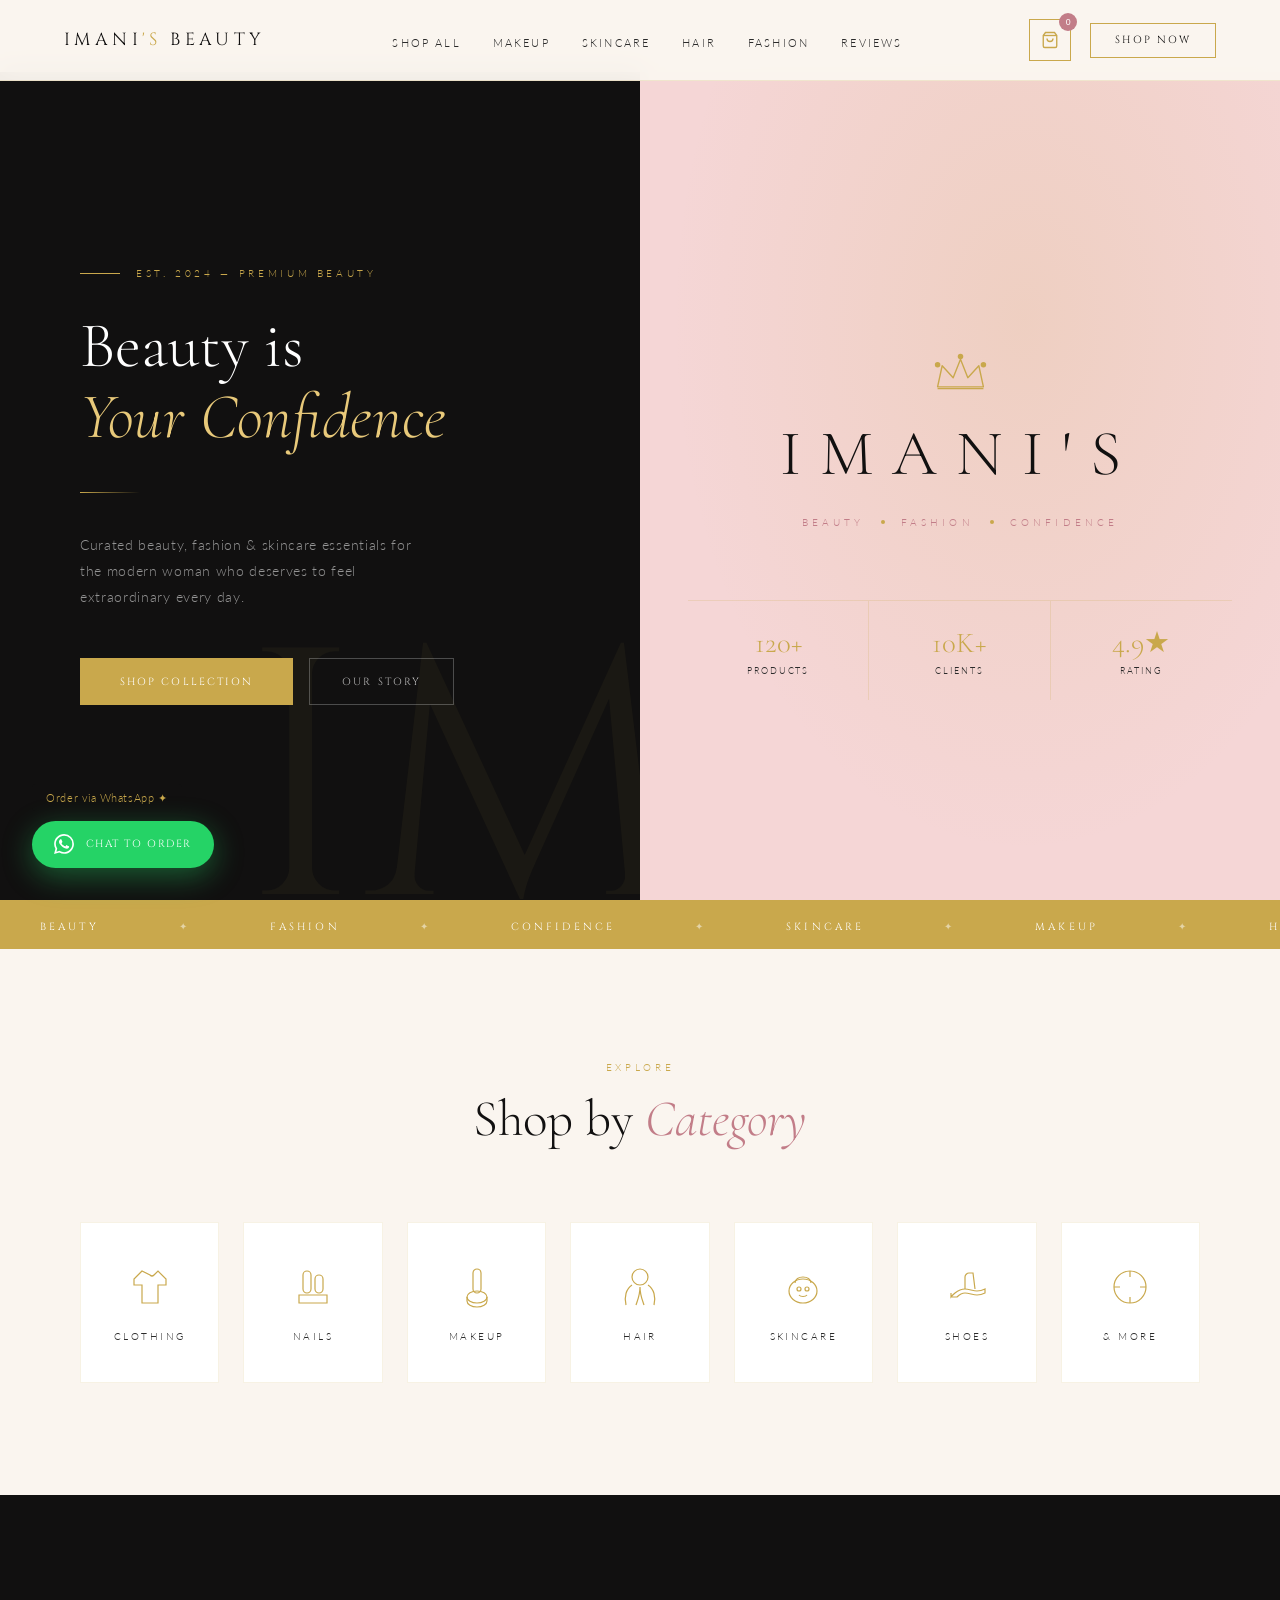
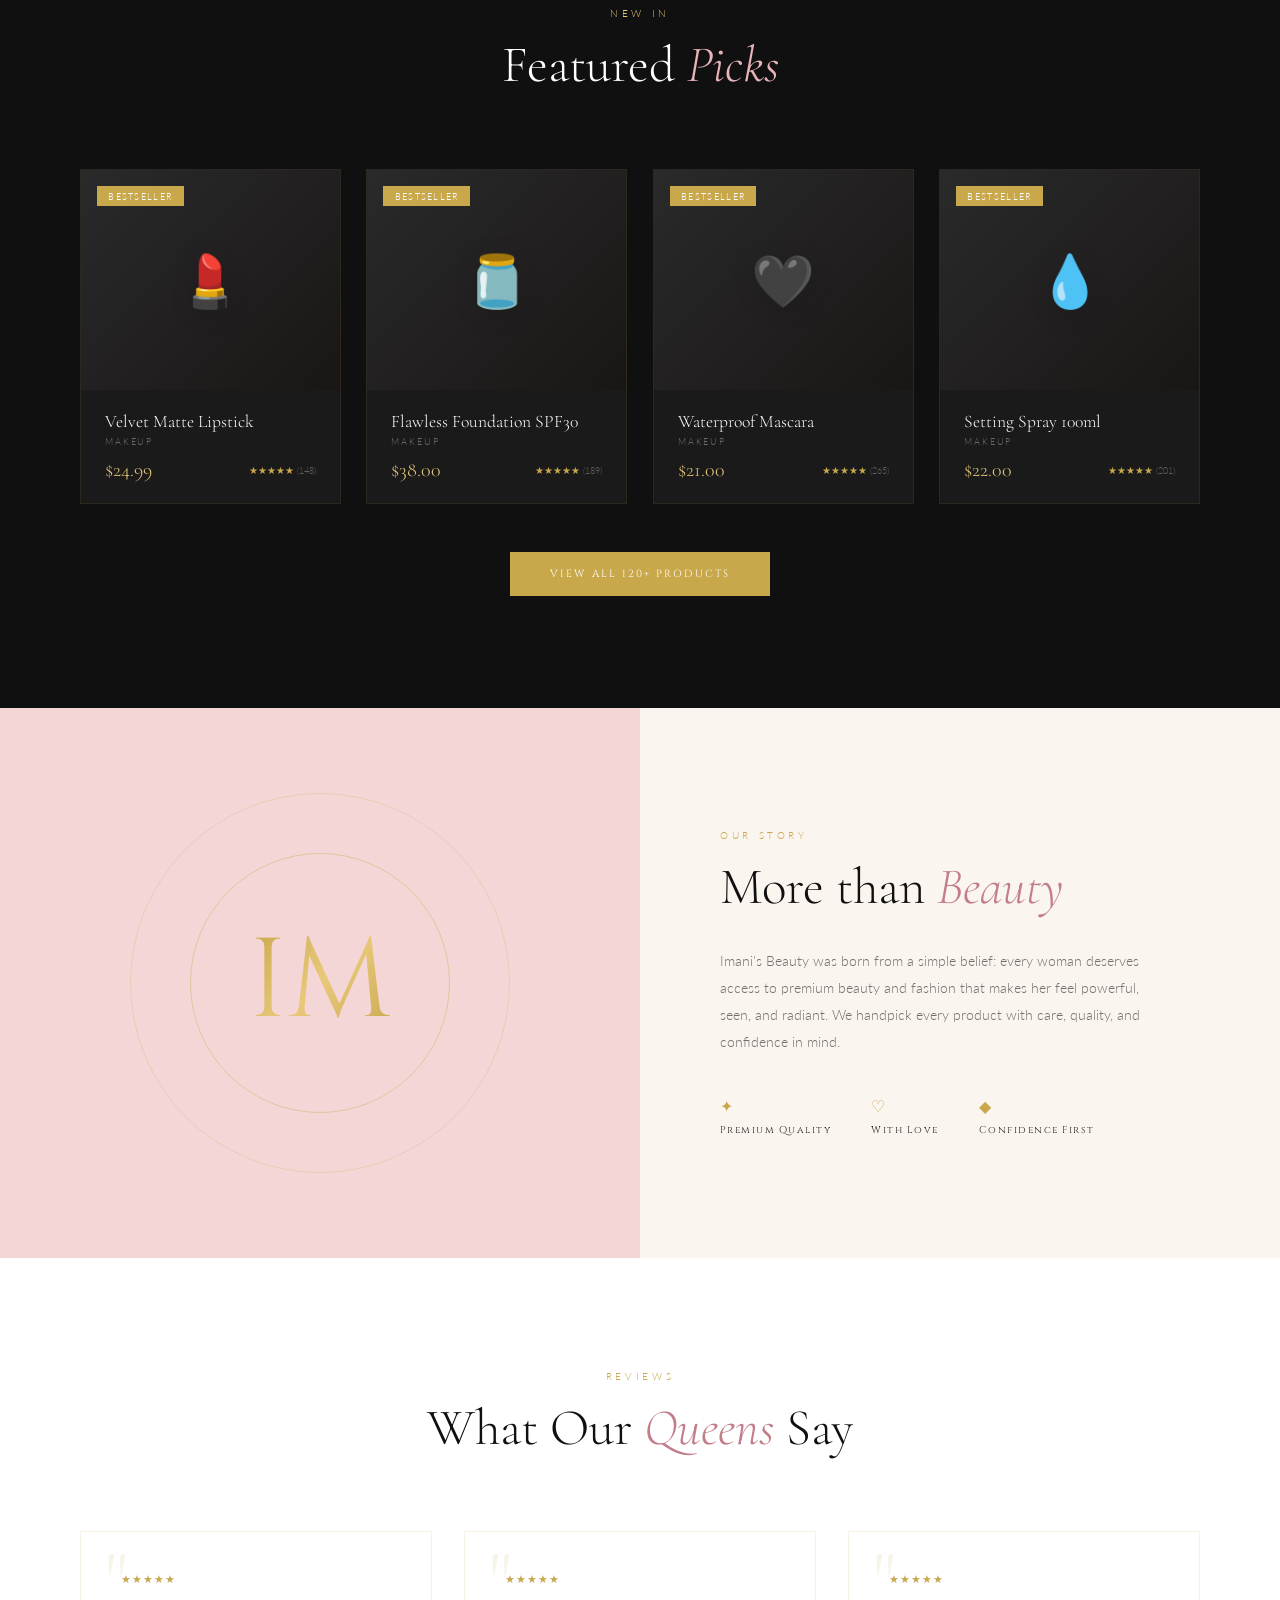
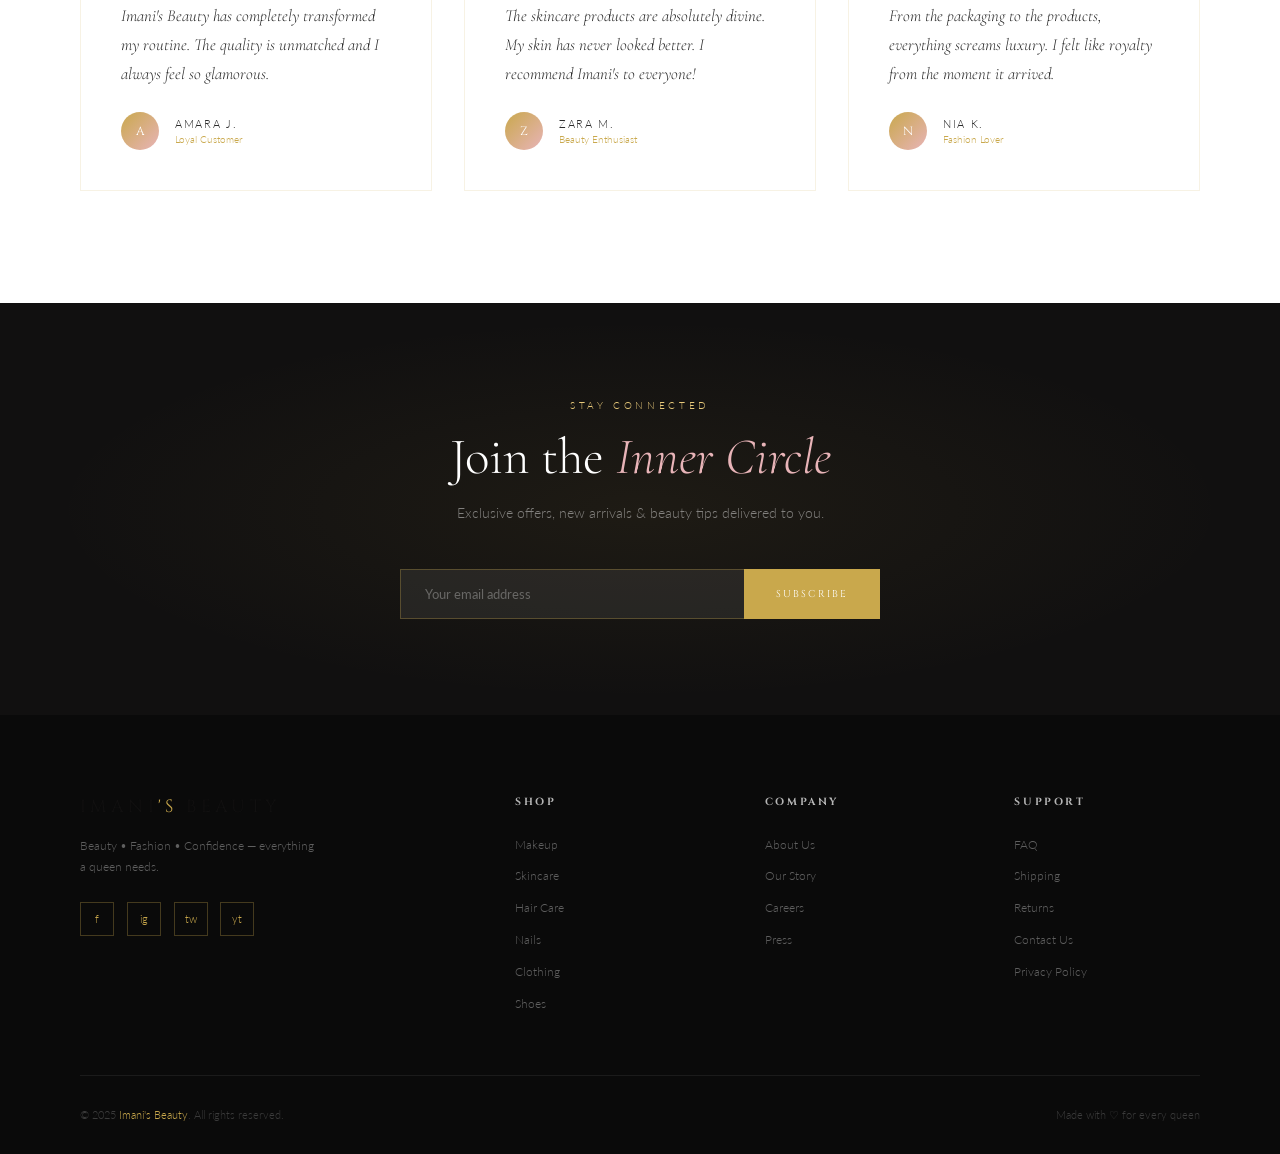
<file: imani.html>
<!DOCTYPE html>
<html lang="en">
<head>
<meta charset="UTF-8">
<meta name="viewport" content="width=device-width, initial-scale=1.0">
<title>Imani's Beauty – Beauty • Fashion • Confidence</title>
<link href="https://fonts.googleapis.com/css2?family=Cormorant+Garamond:ital,wght@0,300;0,400;0,600;1,300;1,400&family=Cinzel:wght@400;500&family=Lato:wght@300;400&display=swap" rel="stylesheet">
<style>
:root{--gold:#C9A84C;--gold-light:#E8C97A;--gold-pale:#F5E8C7;--blush:#F5D6D6;--blush-deep:#E8B4B8;--cream:#FAF5EF;--black:#111010;--charcoal:#2A2A2A;--rose:#C27D88;}
*{margin:0;padding:0;box-sizing:border-box;}
html{scroll-behavior:smooth;}
body{background:var(--cream);color:var(--charcoal);font-family:'Lato',sans-serif;font-weight:300;overflow-x:hidden;}

/* NAV */
nav{position:fixed;top:0;left:0;right:0;z-index:200;display:flex;align-items:center;justify-content:space-between;padding:1.2rem 4rem;background:rgba(250,245,239,0.96);backdrop-filter:blur(12px);border-bottom:1px solid rgba(201,168,76,0.2);}
.nav-logo{font-family:'Cinzel',serif;font-size:1.1rem;letter-spacing:0.25em;color:var(--black);cursor:pointer;}
.nav-logo span{color:var(--gold);}
.nav-links{display:flex;gap:2rem;list-style:none;}
.nav-links a{font-size:0.68rem;letter-spacing:0.2em;text-transform:uppercase;color:var(--charcoal);text-decoration:none;position:relative;padding-bottom:2px;transition:color 0.3s;cursor:pointer;}
.nav-links a::after{content:'';position:absolute;bottom:0;left:0;width:0;height:1px;background:var(--gold);transition:width 0.3s;}
.nav-links a:hover{color:var(--gold);}
.nav-links a:hover::after{width:100%;}
.nav-right{display:flex;align-items:center;gap:1.2rem;}
.cart-btn{position:relative;background:none;border:1px solid var(--gold);width:42px;height:42px;display:flex;align-items:center;justify-content:center;cursor:pointer;transition:all 0.3s;}
.cart-btn:hover{background:var(--gold);}
.cart-btn:hover svg{stroke:#fff;}
.cart-btn svg{width:18px;height:18px;stroke:var(--gold);fill:none;stroke-width:1.8;transition:stroke 0.3s;}
.cart-count{position:absolute;top:-7px;right:-7px;background:var(--rose);color:#fff;width:18px;height:18px;border-radius:50%;font-size:0.55rem;display:flex;align-items:center;justify-content:center;}
.nav-cta{font-family:'Cinzel',serif;font-size:0.65rem;letter-spacing:0.2em;text-transform:uppercase;color:var(--black);background:transparent;border:1px solid var(--gold);padding:0.6rem 1.5rem;cursor:pointer;transition:all 0.3s;}
.nav-cta:hover{background:var(--gold);color:#fff;}

/* PAGES */
.page{display:none;padding-top:72px;min-height:100vh;}
.page.active{display:block;}

/* HERO */
.hero{min-height:calc(100vh - 72px);display:grid;grid-template-columns:1fr 1fr;}
.hero-left{background:var(--black);display:flex;flex-direction:column;justify-content:center;align-items:flex-start;padding:6rem 5rem;position:relative;overflow:hidden;}
.hero-left::before{content:'IM';position:absolute;bottom:-4rem;right:-3rem;font-family:'Cinzel',serif;font-size:22rem;color:rgba(201,168,76,0.05);line-height:1;pointer-events:none;}
.hero-tag{font-size:0.65rem;letter-spacing:0.35em;text-transform:uppercase;color:var(--gold);margin-bottom:2rem;display:flex;align-items:center;gap:1rem;animation:fadeUp 0.8s ease both;}
.hero-tag::before{content:'';width:40px;height:1px;background:var(--gold);}
.hero-title{font-family:'Cormorant Garamond',serif;font-size:clamp(3rem,5vw,5rem);font-weight:300;line-height:1.1;color:#fff;animation:fadeUp 0.8s 0.15s ease both;}
.hero-title em{font-style:italic;color:var(--gold-light);display:block;}
.hero-divider{width:60px;height:1px;background:linear-gradient(90deg,var(--gold),transparent);margin:2.5rem 0;animation:fadeUp 0.8s 0.3s ease both;}
.hero-sub{font-size:0.85rem;line-height:1.9;color:rgba(255,255,255,0.55);max-width:340px;letter-spacing:0.05em;animation:fadeUp 0.8s 0.45s ease both;}
.hero-btns{display:flex;gap:1rem;margin-top:3rem;animation:fadeUp 0.8s 0.6s ease both;}
.btn-primary{background:var(--gold);color:#fff;border:none;padding:0.95rem 2.5rem;font-family:'Cinzel',serif;font-size:0.65rem;letter-spacing:0.2em;text-transform:uppercase;cursor:pointer;display:inline-block;transition:all 0.3s;}
.btn-primary:hover{background:var(--gold-light);color:var(--black);}
.btn-ghost{background:transparent;color:rgba(255,255,255,0.7);border:1px solid rgba(255,255,255,0.25);padding:0.95rem 2rem;font-family:'Cinzel',serif;font-size:0.65rem;letter-spacing:0.2em;text-transform:uppercase;cursor:pointer;display:inline-block;transition:all 0.3s;}
.btn-ghost:hover{border-color:var(--gold);color:var(--gold);}
.hero-right{background:var(--blush);display:flex;flex-direction:column;justify-content:flex-end;align-items:center;position:relative;overflow:hidden;}
.hero-right::before{content:'';position:absolute;inset:0;background:radial-gradient(ellipse at 60% 30%,rgba(201,168,76,0.15) 0%,transparent 65%);}
.hero-inner{width:100%;height:100%;display:flex;align-items:center;justify-content:center;flex-direction:column;gap:1.5rem;position:relative;z-index:1;padding:5rem 3rem 0;}
.crown-svg{width:55px;animation:fadeDown 1s 0.2s ease both;}
.hero-brand-display{font-family:'Cormorant Garamond',serif;font-size:clamp(2.5rem,5vw,4rem);font-weight:300;letter-spacing:0.3em;color:var(--black);text-align:center;animation:fadeDown 1s 0.35s ease both;}
.hero-brand-sub{font-size:0.65rem;letter-spacing:0.4em;text-transform:uppercase;color:var(--rose);display:flex;align-items:center;gap:1rem;animation:fadeDown 1s 0.5s ease both;}
.hero-brand-sub b{width:4px;height:4px;background:var(--gold);border-radius:50%;display:inline-block;}
.hero-stats{display:grid;grid-template-columns:repeat(3,1fr);width:100%;border-top:1px solid rgba(201,168,76,0.2);margin-top:3rem;animation:fadeUp 1s 0.8s ease both;}
.stat{padding:1.5rem 1rem;text-align:center;border-right:1px solid rgba(201,168,76,0.2);}
.stat:last-child{border-right:none;}
.stat-num{font-family:'Cormorant Garamond',serif;font-size:1.8rem;font-weight:300;color:var(--gold);display:block;}
.stat-label{font-size:0.58rem;letter-spacing:0.2em;text-transform:uppercase;color:var(--charcoal);margin-top:0.3rem;display:block;}

/* MARQUEE */
.marquee-bar{background:var(--gold);padding:0.9rem 0;overflow:hidden;white-space:nowrap;}
.marquee-track{display:inline-block;animation:marquee 25s linear infinite;font-family:'Cinzel',serif;font-size:0.65rem;letter-spacing:0.3em;text-transform:uppercase;color:#fff;}
.marquee-track span{margin:0 2.5rem;}
.md{color:rgba(255,255,255,0.5);}

/* SECTIONS */
.sec{padding:7rem 5rem;}
.sec-hd{text-align:center;margin-bottom:4.5rem;}
.eyebrow{font-size:0.65rem;letter-spacing:0.35em;text-transform:uppercase;color:var(--gold);display:block;margin-bottom:1rem;}
.sec-title{font-family:'Cormorant Garamond',serif;font-size:clamp(2.2rem,4vw,3.2rem);font-weight:300;color:var(--black);line-height:1.2;}
.sec-title em{font-style:italic;color:var(--rose);}

/* CATEGORIES */
.cat-grid{display:grid;grid-template-columns:repeat(7,1fr);gap:1.5rem;}
.cat-card{display:flex;flex-direction:column;align-items:center;gap:1.2rem;padding:2.5rem 1rem;background:#fff;border:1px solid rgba(201,168,76,0.15);cursor:pointer;transition:all 0.35s;position:relative;overflow:hidden;}
.cat-card::after{content:'';position:absolute;bottom:0;left:0;right:0;height:2px;background:var(--gold);transform:scaleX(0);transition:transform 0.35s;}
.cat-card:hover{transform:translateY(-6px);box-shadow:0 20px 50px rgba(0,0,0,0.08);}
.cat-card:hover::after{transform:scaleX(1);}
.cat-icon{width:48px;height:48px;stroke:var(--gold);fill:none;stroke-width:1.2;}
.cat-name{font-size:0.62rem;letter-spacing:0.25em;text-transform:uppercase;color:var(--charcoal);}

/* PRODUCT CARD */
.pgrid{display:grid;grid-template-columns:repeat(3,1fr);gap:1.6rem;}
.pgrid-4{grid-template-columns:repeat(4,1fr);}
.pcard{background:#fff;cursor:pointer;transition:transform 0.3s,box-shadow 0.3s;position:relative;overflow:hidden;border:1px solid rgba(201,168,76,0.08);}
.pcard:hover{transform:translateY(-5px);box-shadow:0 25px 60px rgba(0,0,0,0.1);}
.pbadge{position:absolute;top:1rem;left:1rem;z-index:2;background:var(--gold);color:#fff;font-size:0.55rem;letter-spacing:0.15em;text-transform:uppercase;padding:0.3rem 0.7rem;}
.pbadge.sale{background:var(--rose);}
.pbadge.new{background:var(--black);}
/* colour-coded category backgrounds */
.pimg{height:220px;display:flex;align-items:center;justify-content:center;position:relative;overflow:hidden;}
.pimg.c-makeup{background:linear-gradient(135deg,#fce4ec,#f8bbd0);}
.pimg.c-skincare{background:linear-gradient(135deg,#e8f5e9,#c8e6c9);}
.pimg.c-hair{background:linear-gradient(135deg,#fff8e1,#ffecb3);}
.pimg.c-nails{background:linear-gradient(135deg,#fce4ec,#e1bee7);}
.pimg.c-clothing{background:linear-gradient(135deg,#e3f2fd,#bbdefb);}
.pimg.c-shoes{background:linear-gradient(135deg,#fafafa,#f5e8c7);}
.pimg-emoji{font-size:3.2rem;filter:drop-shadow(0 4px 12px rgba(0,0,0,0.12));transition:transform 0.3s;}
.pcard:hover .pimg-emoji{transform:scale(1.12);}
.poverlay{position:absolute;inset:0;background:rgba(201,168,76,0.9);display:flex;flex-direction:column;align-items:center;justify-content:center;gap:0.8rem;opacity:0;transition:opacity 0.3s;}
.pcard:hover .poverlay{opacity:1;}
.oadd{font-family:'Cinzel',serif;font-size:0.62rem;letter-spacing:0.2em;text-transform:uppercase;color:#fff;border:1px solid rgba(255,255,255,0.7);padding:0.7rem 1.8rem;background:transparent;cursor:pointer;transition:all 0.2s;}
.oadd:hover{background:#fff;color:var(--gold);}
.oview{font-size:0.65rem;color:rgba(255,255,255,0.8);text-decoration:underline;cursor:pointer;background:none;border:none;font-family:'Lato',sans-serif;letter-spacing:0.05em;}
.pinfo{padding:1.3rem 1.5rem;}
.pname{font-family:'Cormorant Garamond',serif;font-size:1.1rem;font-weight:300;color:var(--black);margin-bottom:0.25rem;}
.pcat{font-size:0.58rem;letter-spacing:0.2em;text-transform:uppercase;color:rgba(42,42,42,0.4);margin-bottom:0.7rem;}
.pfoot{display:flex;align-items:center;justify-content:space-between;}
.pprice{font-family:'Cormorant Garamond',serif;font-size:1.25rem;color:var(--gold);}
.pstars{font-size:0.62rem;color:var(--gold);}

/* SHOP PAGE */
.shop-hero{background:var(--black);padding:4rem 5rem 3rem;text-align:center;}
.shop-hero h1{font-family:'Cormorant Garamond',serif;font-size:3rem;font-weight:300;color:#fff;}
.shop-hero h1 em{font-style:italic;color:var(--gold-light);}
.shop-hero p{font-size:0.8rem;color:rgba(255,255,255,0.45);letter-spacing:0.1em;margin-top:0.8rem;}
.shop-layout{display:grid;grid-template-columns:270px 1fr;}
.sidebar{background:#fff;border-right:1px solid rgba(201,168,76,0.12);padding:2.5rem 2rem;position:sticky;top:72px;height:calc(100vh - 72px);overflow-y:auto;}
.sidebar h3{font-family:'Cinzel',serif;font-size:0.65rem;letter-spacing:0.25em;text-transform:uppercase;color:var(--charcoal);margin-bottom:1.2rem;padding-bottom:0.8rem;border-bottom:1px solid rgba(201,168,76,0.2);}
.fg{margin-bottom:2.5rem;}
.fl{font-size:0.62rem;letter-spacing:0.2em;text-transform:uppercase;color:rgba(42,42,42,0.5);margin-bottom:1rem;display:block;}
.flist{list-style:none;display:flex;flex-direction:column;gap:0.4rem;}
.fitem{display:flex;align-items:center;gap:0.7rem;cursor:pointer;padding:0.35rem 0;}
.fitem input{accent-color:var(--gold);width:14px;height:14px;cursor:pointer;}
.fitem label{font-size:0.75rem;color:var(--charcoal);cursor:pointer;flex:1;}
.fitem .fc{font-size:0.6rem;color:rgba(42,42,42,0.4);}
.price-slider{width:100%;accent-color:var(--gold);}
.price-disp{font-size:0.75rem;color:var(--gold);letter-spacing:0.05em;margin-top:0.5rem;}
.clear-btn{width:100%;padding:0.7rem;background:none;border:1px solid rgba(201,168,76,0.3);font-family:'Cinzel',serif;font-size:0.6rem;letter-spacing:0.15em;text-transform:uppercase;color:var(--gold);cursor:pointer;transition:all 0.3s;margin-top:0.5rem;}
.clear-btn:hover{background:var(--gold);color:#fff;}
.products-area{padding:2.5rem 3rem;background:var(--cream);}
.toolbar{display:flex;align-items:center;justify-content:space-between;margin-bottom:2rem;padding-bottom:1.5rem;border-bottom:1px solid rgba(201,168,76,0.15);}
.rcount{font-size:0.75rem;color:rgba(42,42,42,0.55);}
.rcount strong{color:var(--charcoal);font-weight:400;}
.sort-sel{background:#fff;border:1px solid rgba(201,168,76,0.25);color:var(--charcoal);padding:0.5rem 1rem;font-family:'Lato',sans-serif;font-size:0.72rem;cursor:pointer;outline:none;}
.no-res{text-align:center;padding:5rem 2rem;}
.no-res p{font-family:'Cormorant Garamond',serif;font-size:1.5rem;font-weight:300;color:rgba(42,42,42,0.4);}

/* PAGINATION */
.pagination{display:flex;align-items:center;justify-content:center;gap:0.5rem;margin-top:3rem;padding-top:2rem;border-top:1px solid rgba(201,168,76,0.15);}
.pg-btn{width:36px;height:36px;display:flex;align-items:center;justify-content:center;border:1px solid rgba(201,168,76,0.25);background:#fff;font-family:'Cinzel',serif;font-size:0.65rem;cursor:pointer;transition:all 0.2s;color:var(--charcoal);}
.pg-btn:hover,.pg-btn.active{background:var(--gold);color:#fff;border-color:var(--gold);}
.pg-btn.arrow{font-size:0.9rem;color:var(--gold);}

/* DETAIL PAGE */
.detail-wrap{padding:4rem 5rem;}
.breadcrumb{font-size:0.65rem;letter-spacing:0.15em;text-transform:uppercase;color:rgba(42,42,42,0.45);margin-bottom:3rem;display:flex;align-items:center;gap:0.8rem;}
.breadcrumb s{color:var(--gold);cursor:pointer;text-decoration:none;}
.breadcrumb s:hover{text-decoration:underline;}
.dgrid{display:grid;grid-template-columns:1fr 1fr;gap:6rem;align-items:start;}
.dimg{height:500px;display:flex;align-items:center;justify-content:center;position:relative;font-size:8rem;}
.dimg.c-makeup{background:linear-gradient(135deg,#fce4ec,#f8bbd0);}
.dimg.c-skincare{background:linear-gradient(135deg,#e8f5e9,#c8e6c9);}
.dimg.c-hair{background:linear-gradient(135deg,#fff8e1,#ffecb3);}
.dimg.c-nails{background:linear-gradient(135deg,#fce4ec,#e1bee7);}
.dimg.c-clothing{background:linear-gradient(135deg,#e3f2fd,#bbdefb);}
.dimg.c-shoes{background:linear-gradient(135deg,#fafafa,#f5e8c7);}
.dbadge{position:absolute;top:1.5rem;left:1.5rem;background:var(--gold);color:#fff;font-size:0.6rem;letter-spacing:0.15em;text-transform:uppercase;padding:0.4rem 0.9rem;}
.dbadge.sale{background:var(--rose);}
.dcat{font-size:0.62rem;letter-spacing:0.3em;text-transform:uppercase;color:var(--gold);margin-bottom:1rem;}
.dname{font-family:'Cormorant Garamond',serif;font-size:clamp(2rem,3.5vw,2.8rem);font-weight:300;color:var(--black);line-height:1.2;margin-bottom:1rem;}
.dstars{color:var(--gold);font-size:0.8rem;margin-bottom:1.5rem;display:flex;align-items:center;gap:0.5rem;}
.dstars span{font-size:0.7rem;color:rgba(42,42,42,0.5);}
.dprice{font-family:'Cormorant Garamond',serif;font-size:2.2rem;color:var(--gold);margin-bottom:2rem;}
.ddiv{height:1px;background:rgba(201,168,76,0.2);margin:1.5rem 0;}
.ddesc{font-size:0.85rem;line-height:2;color:rgba(42,42,42,0.65);margin-bottom:2rem;}
.qrow{display:flex;align-items:center;gap:1.5rem;margin-bottom:1.5rem;}
.qlbl{font-size:0.65rem;letter-spacing:0.2em;text-transform:uppercase;color:rgba(42,42,42,0.55);}
.qctrl{display:flex;align-items:center;border:1px solid rgba(201,168,76,0.3);}
.qbtn{width:38px;height:38px;background:none;border:none;font-size:1.1rem;color:var(--gold);cursor:pointer;transition:background 0.2s;}
.qbtn:hover{background:var(--gold-pale);}
.qnum{width:40px;text-align:center;font-family:'Cormorant Garamond',serif;font-size:1.1rem;color:var(--charcoal);}
.atc-btn{width:100%;padding:1.1rem;background:var(--black);color:#fff;border:none;font-family:'Cinzel',serif;font-size:0.7rem;letter-spacing:0.25em;text-transform:uppercase;cursor:pointer;transition:all 0.3s;margin-bottom:1rem;}
.atc-btn:hover{background:var(--gold);}
.wl-btn{width:100%;padding:1rem;background:transparent;color:var(--charcoal);border:1px solid rgba(201,168,76,0.3);font-family:'Cinzel',serif;font-size:0.65rem;letter-spacing:0.2em;text-transform:uppercase;cursor:pointer;transition:all 0.3s;}
.wl-btn:hover{border-color:var(--rose);color:var(--rose);}
.dfeats{margin-top:2rem;display:flex;flex-direction:column;gap:0.7rem;}
.dfeat{display:flex;align-items:center;gap:0.7rem;font-size:0.75rem;color:rgba(42,42,42,0.6);}
.dfeat::before{content:'✦';color:var(--gold);font-size:0.5rem;}

/* RELATED */
.related{padding:4rem 5rem;background:#fff;border-top:1px solid rgba(201,168,76,0.1);}
.related h3{font-family:'Cormorant Garamond',serif;font-size:1.8rem;font-weight:300;color:var(--black);margin-bottom:2rem;}

/* CART PAGE */
.cart-wrap{padding:4rem 5rem;}
.cart-wrap h1{font-family:'Cormorant Garamond',serif;font-size:2.5rem;font-weight:300;color:var(--black);margin-bottom:0.5rem;}
.cart-layout{display:grid;grid-template-columns:1fr 360px;gap:4rem;margin-top:3rem;align-items:start;}
.cart-list{display:flex;flex-direction:column;}
.ci{display:grid;grid-template-columns:100px 1fr auto;gap:2rem;align-items:center;padding:1.8rem 0;border-bottom:1px solid rgba(201,168,76,0.12);}
.ci-img{width:100px;height:100px;display:flex;align-items:center;justify-content:center;flex-shrink:0;font-size:2.5rem;border-radius:4px;}
.ci-img.c-makeup{background:linear-gradient(135deg,#fce4ec,#f8bbd0);}
.ci-img.c-skincare{background:linear-gradient(135deg,#e8f5e9,#c8e6c9);}
.ci-img.c-hair{background:linear-gradient(135deg,#fff8e1,#ffecb3);}
.ci-img.c-nails{background:linear-gradient(135deg,#fce4ec,#e1bee7);}
.ci-img.c-clothing{background:linear-gradient(135deg,#e3f2fd,#bbdefb);}
.ci-img.c-shoes{background:linear-gradient(135deg,#fafafa,#f5e8c7);}
.ci-name{font-family:'Cormorant Garamond',serif;font-size:1.2rem;font-weight:300;color:var(--black);margin-bottom:0.3rem;}
.ci-cat{font-size:0.6rem;letter-spacing:0.2em;text-transform:uppercase;color:rgba(42,42,42,0.4);margin-bottom:0.8rem;}
.ci-price{font-family:'Cormorant Garamond',serif;font-size:1.1rem;color:var(--gold);}
.ci-right{display:flex;flex-direction:column;align-items:flex-end;gap:1rem;}
.ci-total{font-family:'Cormorant Garamond',serif;font-size:1.3rem;color:var(--black);}
.rm-btn{background:none;border:none;font-size:0.65rem;letter-spacing:0.15em;text-transform:uppercase;color:rgba(42,42,42,0.35);cursor:pointer;transition:color 0.3s;}
.rm-btn:hover{color:var(--rose);}
.empty-cart{text-align:center;padding:6rem 2rem;}
.empty-cart p{font-family:'Cormorant Garamond',serif;font-size:1.6rem;font-weight:300;color:rgba(42,42,42,0.35);margin-bottom:2rem;}
.os{background:#fff;border:1px solid rgba(201,168,76,0.15);padding:2.5rem;position:sticky;top:90px;}
.os h3{font-family:'Cinzel',serif;font-size:0.7rem;letter-spacing:0.25em;text-transform:uppercase;color:var(--charcoal);margin-bottom:2rem;padding-bottom:1rem;border-bottom:1px solid rgba(201,168,76,0.15);}
.os-row{display:flex;justify-content:space-between;align-items:center;margin-bottom:1rem;}
.os-lbl{font-size:0.78rem;color:rgba(42,42,42,0.6);}
.os-val{font-size:0.85rem;color:var(--charcoal);}
.os-div{height:1px;background:rgba(201,168,76,0.15);margin:1.5rem 0;}
.os-total .os-lbl{font-family:'Cinzel',serif;font-size:0.7rem;letter-spacing:0.15em;text-transform:uppercase;}
.os-total .os-val{font-family:'Cormorant Garamond',serif;font-size:1.6rem;color:var(--gold);}
.co-btn{width:100%;padding:1.1rem;background:var(--gold);color:#fff;border:none;font-family:'Cinzel',serif;font-size:0.68rem;letter-spacing:0.25em;text-transform:uppercase;cursor:pointer;transition:all 0.3s;margin-top:2rem;}
.co-btn:hover{background:var(--black);}
.promo-row{display:flex;gap:0.5rem;margin-bottom:1.5rem;}
.promo-in{flex:1;background:var(--cream);border:1px solid rgba(201,168,76,0.25);padding:0.6rem 0.8rem;font-family:'Lato',sans-serif;font-size:0.72rem;outline:none;color:var(--charcoal);}
.promo-btn{background:none;border:1px solid var(--gold);color:var(--gold);padding:0.6rem 1rem;font-family:'Cinzel',serif;font-size:0.58rem;letter-spacing:0.1em;text-transform:uppercase;cursor:pointer;transition:all 0.3s;}
.promo-btn:hover{background:var(--gold);color:#fff;}

/* TESTIMONIALS */
.tgrid{display:grid;grid-template-columns:repeat(3,1fr);gap:2rem;margin-top:4rem;}
.tc{padding:2.5rem;border:1px solid rgba(201,168,76,0.15);position:relative;}
.tc::before{content:'"';font-family:'Cormorant Garamond',serif;font-size:5rem;color:rgba(201,168,76,0.12);position:absolute;top:0.5rem;left:1.5rem;line-height:1;}
.tc-txt{font-family:'Cormorant Garamond',serif;font-size:1.05rem;font-style:italic;line-height:1.7;color:var(--charcoal);margin-bottom:1.5rem;}
.tc-auth{display:flex;align-items:center;gap:1rem;}
.tc-av{width:38px;height:38px;border-radius:50%;background:linear-gradient(135deg,var(--gold),var(--blush-deep));display:flex;align-items:center;justify-content:center;font-family:'Cinzel',serif;font-size:0.75rem;color:#fff;}
.tc-name{font-size:0.7rem;letter-spacing:0.15em;text-transform:uppercase;color:var(--charcoal);}
.tc-role{font-size:0.65rem;color:var(--gold);margin-top:0.15rem;}
.stars{color:var(--gold);font-size:0.7rem;letter-spacing:0.1em;margin-bottom:1rem;}

/* NEWSLETTER */
.nl{background:var(--black);padding:6rem 5rem;text-align:center;position:relative;overflow:hidden;}
.nl::before{content:'';position:absolute;inset:0;background:radial-gradient(ellipse at center,rgba(201,168,76,0.07) 0%,transparent 65%);}
.nl .sec-title{color:#fff;}
.nl-sub{font-size:0.85rem;color:rgba(255,255,255,0.45);margin-top:1rem;}
.nl-form{display:flex;max-width:480px;margin:3rem auto 0;position:relative;z-index:1;}
.nl-in{flex:1;background:rgba(255,255,255,0.07);border:1px solid rgba(201,168,76,0.3);border-right:none;color:#fff;padding:1rem 1.5rem;font-family:'Lato',sans-serif;font-size:0.8rem;outline:none;}
.nl-in::placeholder{color:rgba(255,255,255,0.3);}
.nl-btn{background:var(--gold);color:#fff;border:none;padding:1rem 2rem;font-family:'Cinzel',serif;font-size:0.62rem;letter-spacing:0.2em;text-transform:uppercase;cursor:pointer;transition:background 0.3s;}
.nl-btn:hover{background:var(--gold-light);}

/* FOOTER */
footer{background:#0a0a0a;padding:5rem 5rem 2rem;}
.ft{display:grid;grid-template-columns:2fr 1fr 1fr 1fr;gap:4rem;padding-bottom:4rem;border-bottom:1px solid rgba(255,255,255,0.07);}
.fb .nav-logo{display:block;margin-bottom:1rem;}
.ftag{font-size:0.75rem;color:rgba(255,255,255,0.35);line-height:1.8;max-width:240px;margin-bottom:1.5rem;}
.soc{display:flex;gap:0.8rem;}
.sl{width:34px;height:34px;border:1px solid rgba(201,168,76,0.3);display:flex;align-items:center;justify-content:center;color:var(--gold);font-size:0.7rem;transition:all 0.3s;cursor:pointer;}
.sl:hover{background:var(--gold);color:#fff;border-color:var(--gold);}
.fc-col h4{font-family:'Cinzel',serif;font-size:0.65rem;letter-spacing:0.25em;color:rgba(255,255,255,0.7);text-transform:uppercase;margin-bottom:1.5rem;}
.fl2{list-style:none;display:flex;flex-direction:column;gap:0.8rem;}
.fl2 a{font-size:0.75rem;color:rgba(255,255,255,0.35);text-decoration:none;transition:color 0.3s;cursor:pointer;}
.fl2 a:hover{color:var(--gold);}
.fb2{display:flex;align-items:center;justify-content:space-between;padding-top:2rem;}
.fcopy{font-size:0.68rem;color:rgba(255,255,255,0.2);}
.fcopy span{color:var(--gold);}

/* TOAST */
.toast{position:fixed;bottom:2rem;right:2rem;z-index:500;background:var(--black);color:#fff;padding:1rem 1.8rem;display:flex;align-items:center;gap:1rem;transform:translateY(120%);opacity:0;transition:all 0.4s cubic-bezier(0.34,1.56,0.64,1);min-width:280px;border-left:3px solid var(--gold);}
.toast.show{transform:translateY(0);opacity:1;}
.ti{color:var(--gold);}
.tm{font-size:0.78rem;letter-spacing:0.05em;}

/* ANIMATIONS */
@keyframes fadeUp{from{opacity:0;transform:translateY(24px)}to{opacity:1;transform:translateY(0)}}
@keyframes fadeDown{from{opacity:0;transform:translateY(-24px)}to{opacity:1;transform:translateY(0)}}
@keyframes marquee{from{transform:translateX(0)}to{transform:translateX(-50%)}}
.rv{opacity:0;transform:translateY(28px);transition:opacity 0.7s ease,transform 0.7s ease;}
.rv.vis{opacity:1;transform:translateY(0);}
.d1{transition-delay:.1s}.d2{transition-delay:.2s}.d3{transition-delay:.3s}.d4{transition-delay:.4s}

/* WHATSAPP FLOAT BUTTON */
.wa-float{position:fixed;bottom:2rem;left:2rem;z-index:400;display:flex;flex-direction:column;align-items:flex-start;gap:0.6rem;}
.wa-bubble{background:#25D366;color:#fff;border:none;border-radius:50px;padding:0.85rem 1.4rem;display:flex;align-items:center;gap:0.7rem;cursor:pointer;box-shadow:0 8px 30px rgba(37,211,102,0.4);font-family:'Cinzel',serif;font-size:0.65rem;letter-spacing:0.15em;text-transform:uppercase;transition:all 0.3s;text-decoration:none;}
.wa-bubble:hover{background:#20b858;transform:translateY(-3px);box-shadow:0 12px 40px rgba(37,211,102,0.5);}
.wa-bubble svg{width:20px;height:20px;fill:#fff;flex-shrink:0;}
.wa-label{background:var(--black);color:var(--gold);font-family:'Lato',sans-serif;font-size:0.68rem;letter-spacing:0.05em;padding:0.4rem 0.9rem;border-radius:4px;white-space:nowrap;animation:waPulse 2s ease-in-out infinite;}
@keyframes waPulse{0%,100%{opacity:1}50%{opacity:0.6}}

/* WHATSAPP ORDER MODAL */
.wa-modal-bg{position:fixed;inset:0;background:rgba(0,0,0,0.6);z-index:600;display:flex;align-items:center;justify-content:center;opacity:0;pointer-events:none;transition:opacity 0.3s;padding:1rem;}
.wa-modal-bg.open{opacity:1;pointer-events:all;}
.wa-modal{background:#fff;max-width:520px;width:100%;border-top:4px solid #25D366;position:relative;animation:fadeUp 0.4s ease both;}
.wa-modal-head{background:var(--black);padding:2rem;display:flex;align-items:center;gap:1rem;}
.wa-modal-head svg{width:32px;height:32px;fill:#25D366;flex-shrink:0;}
.wa-modal-title{font-family:'Cinzel',serif;font-size:0.9rem;letter-spacing:0.2em;color:#fff;}
.wa-modal-sub{font-size:0.7rem;color:rgba(255,255,255,0.45);margin-top:0.2rem;}
.wa-modal-body{padding:2rem;}
.wa-field{margin-bottom:1.2rem;}
.wa-field label{font-size:0.65rem;letter-spacing:0.2em;text-transform:uppercase;color:rgba(42,42,42,0.55);display:block;margin-bottom:0.5rem;}
.wa-field input,.wa-field textarea{width:100%;background:var(--cream);border:1px solid rgba(201,168,76,0.25);padding:0.8rem 1rem;font-family:'Lato',sans-serif;font-size:0.82rem;color:var(--charcoal);outline:none;resize:none;transition:border-color 0.3s;}
.wa-field input:focus,.wa-field textarea:focus{border-color:var(--gold);}
.wa-order-preview{background:var(--cream);border:1px solid rgba(201,168,76,0.2);padding:1.2rem;margin-bottom:1.5rem;max-height:180px;overflow-y:auto;}
.wa-order-preview h4{font-family:'Cinzel',serif;font-size:0.62rem;letter-spacing:0.2em;text-transform:uppercase;color:var(--gold);margin-bottom:0.8rem;}
.wa-item-row{display:flex;justify-content:space-between;font-size:0.78rem;color:var(--charcoal);padding:0.3rem 0;border-bottom:1px solid rgba(201,168,76,0.1);}
.wa-item-row:last-child{border-bottom:none;}
.wa-total-row{display:flex;justify-content:space-between;font-family:'Cormorant Garamond',serif;font-size:1.1rem;color:var(--gold);margin-top:0.8rem;padding-top:0.8rem;border-top:1px solid rgba(201,168,76,0.25);}
.wa-send-btn{width:100%;padding:1rem;background:#25D366;color:#fff;border:none;font-family:'Cinzel',serif;font-size:0.7rem;letter-spacing:0.25em;text-transform:uppercase;cursor:pointer;transition:all 0.3s;display:flex;align-items:center;justify-content:center;gap:0.8rem;}
.wa-send-btn:hover{background:#20b858;}
.wa-send-btn svg{width:18px;height:18px;fill:#fff;}
.wa-close{position:absolute;top:1rem;right:1rem;background:none;border:none;color:rgba(255,255,255,0.5);font-size:1.3rem;cursor:pointer;line-height:1;padding:0.3rem 0.5rem;}
.wa-close:hover{color:#fff;}
.wa-note{font-size:0.7rem;color:rgba(42,42,42,0.45);text-align:center;margin-top:1rem;line-height:1.6;}

/* CHECKOUT CTA in cart */
.wa-checkout-btn{width:100%;padding:1.1rem;background:#25D366;color:#fff;border:none;font-family:'Cinzel',serif;font-size:0.68rem;letter-spacing:0.25em;text-transform:uppercase;cursor:pointer;transition:all 0.3s;margin-top:1rem;display:flex;align-items:center;justify-content:center;gap:0.7rem;}
.wa-checkout-btn:hover{background:#20b858;}
.wa-checkout-btn svg{width:16px;height:16px;fill:#fff;}

/* WHATSAPP FLOAT BUTTON */
.wa-float{position:fixed;bottom:2rem;left:2rem;z-index:400;display:flex;flex-direction:column;align-items:flex-start;gap:0.6rem;}
.wa-bubble{background:#25D366;color:#fff;border:none;border-radius:50px;padding:0.85rem 1.4rem;display:flex;align-items:center;gap:0.7rem;cursor:pointer;box-shadow:0 8px 30px rgba(37,211,102,0.4);font-family:'Cinzel',serif;font-size:0.65rem;letter-spacing:0.15em;text-transform:uppercase;transition:all 0.3s;}
.wa-bubble:hover{background:#20b858;transform:translateY(-3px);box-shadow:0 12px 40px rgba(37,211,102,0.5);}
.wa-bubble svg{width:20px;height:20px;fill:#fff;flex-shrink:0;}
.wa-label{background:var(--black);color:var(--gold);font-family:'Lato',sans-serif;font-size:0.68rem;letter-spacing:0.05em;padding:0.4rem 0.9rem;border-radius:4px;white-space:nowrap;animation:waPulse 2s ease-in-out infinite;}
@keyframes waPulse{0%,100%{opacity:1}50%{opacity:0.6}}
.wa-modal-bg{position:fixed;inset:0;background:rgba(0,0,0,0.65);z-index:600;display:flex;align-items:center;justify-content:center;opacity:0;pointer-events:none;transition:opacity 0.3s;padding:1rem;}
.wa-modal-bg.open{opacity:1;pointer-events:all;}
.wa-modal{background:#fff;max-width:520px;width:100%;border-top:4px solid #25D366;position:relative;animation:fadeUp 0.4s ease both;max-height:90vh;overflow-y:auto;}
.wa-modal-head{background:var(--black);padding:2rem;display:flex;align-items:center;gap:1rem;position:sticky;top:0;z-index:1;}
.wa-modal-head svg{width:32px;height:32px;fill:#25D366;flex-shrink:0;}
.wa-modal-title{font-family:'Cinzel',serif;font-size:0.9rem;letter-spacing:0.2em;color:#fff;}
.wa-modal-sub{font-size:0.7rem;color:rgba(255,255,255,0.45);margin-top:0.2rem;}
.wa-modal-body{padding:2rem;}
.wa-field{margin-bottom:1.2rem;}
.wa-field label{font-size:0.65rem;letter-spacing:0.2em;text-transform:uppercase;color:rgba(42,42,42,0.55);display:block;margin-bottom:0.5rem;}
.wa-field input,.wa-field textarea{width:100%;background:var(--cream);border:1px solid rgba(201,168,76,0.25);padding:0.8rem 1rem;font-family:'Lato',sans-serif;font-size:0.82rem;color:var(--charcoal);outline:none;resize:none;transition:border-color 0.3s;}
.wa-field input:focus,.wa-field textarea:focus{border-color:var(--gold);}
.wa-order-preview{background:var(--cream);border:1px solid rgba(201,168,76,0.2);padding:1.2rem;margin-bottom:1.5rem;max-height:160px;overflow-y:auto;}
.wa-order-preview h4{font-family:'Cinzel',serif;font-size:0.62rem;letter-spacing:0.2em;text-transform:uppercase;color:var(--gold);margin-bottom:0.8rem;}
.wa-item-row{display:flex;justify-content:space-between;font-size:0.78rem;color:var(--charcoal);padding:0.3rem 0;border-bottom:1px solid rgba(201,168,76,0.1);}
.wa-item-row:last-child{border-bottom:none;}
.wa-total-row{display:flex;justify-content:space-between;font-family:'Cormorant Garamond',serif;font-size:1.1rem;color:var(--gold);margin-top:0.8rem;padding-top:0.8rem;border-top:1px solid rgba(201,168,76,0.25);}
.wa-send-btn{width:100%;padding:1rem;background:#25D366;color:#fff;border:none;font-family:'Cinzel',serif;font-size:0.7rem;letter-spacing:0.25em;text-transform:uppercase;cursor:pointer;transition:all 0.3s;display:flex;align-items:center;justify-content:center;gap:0.8rem;}
.wa-send-btn:hover{background:#20b858;}
.wa-send-btn svg{width:18px;height:18px;fill:#fff;}
.wa-close{position:absolute;top:1rem;right:1rem;background:none;border:none;color:rgba(255,255,255,0.6);font-size:1.4rem;cursor:pointer;line-height:1;padding:0.3rem 0.5rem;z-index:2;}
.wa-close:hover{color:#fff;}
.wa-note{font-size:0.7rem;color:rgba(42,42,42,0.45);text-align:center;margin-top:1rem;line-height:1.6;}
.wa-checkout-btn{width:100%;padding:1.05rem;background:#25D366;color:#fff;border:none;font-family:'Cinzel',serif;font-size:0.67rem;letter-spacing:0.22em;text-transform:uppercase;cursor:pointer;transition:all 0.3s;margin-top:0.8rem;display:flex;align-items:center;justify-content:center;gap:0.7rem;}
.wa-checkout-btn:hover{background:#20b858;}
.wa-checkout-btn svg{width:16px;height:16px;fill:#fff;}

/* RESPONSIVE */
@media(max-width:1100px){
  .shop-layout{grid-template-columns:1fr}
  .sidebar{position:static;height:auto;display:flex;flex-wrap:wrap;gap:1.5rem}
  .fg{flex:1;min-width:180px}
  .pgrid{grid-template-columns:repeat(2,1fr)}
  .pgrid-4{grid-template-columns:repeat(2,1fr)}
  .dgrid{grid-template-columns:1fr;gap:3rem}
  .cart-layout{grid-template-columns:1fr}
  .tgrid{grid-template-columns:1fr}
}
@media(max-width:768px){
  nav{padding:1rem 1.5rem}
  .nav-links{display:none}
  .hero{grid-template-columns:1fr}
  .hero-right{min-height:50vh}
  .sec,.shop-hero,.detail-wrap,.cart-wrap{padding-left:1.5rem;padding-right:1.5rem}
  .cat-grid{grid-template-columns:repeat(4,1fr)}
  .pgrid{grid-template-columns:1fr}
  .ft{grid-template-columns:1fr 1fr;gap:2rem}
  .nl{padding:5rem 1.5rem}
  .related{padding:3rem 1.5rem}
}
</style>
</head>
<body>

<!-- NAV -->
<nav>
  <div class="nav-logo" onclick="goPage('home')">IMANI<span>'S</span> BEAUTY</div>
  <ul class="nav-links">
    <li><a onclick="goPage('shop')">Shop All</a></li>
    <li><a onclick="catGo('Makeup')">Makeup</a></li>
    <li><a onclick="catGo('Skincare')">Skincare</a></li>
    <li><a onclick="catGo('Hair')">Hair</a></li>
    <li><a onclick="catGo('Clothing')">Fashion</a></li>
    <li><a onclick="goPage('home');toReviews()">Reviews</a></li>
  </ul>
  <div class="nav-right">
    <button class="cart-btn" onclick="goPage('cart')">
      <svg viewBox="0 0 24 24"><path d="M6 2L3 6v14a2 2 0 002 2h14a2 2 0 002-2V6l-3-4z"/><line x1="3" y1="6" x2="21" y2="6"/><path d="M16 10a4 4 0 01-8 0"/></svg>
      <span class="cart-count" id="cartCount">0</span>
    </button>
    <span class="nav-cta" onclick="goPage('shop')">Shop Now</span>
  </div>
</nav>


<!-- WHATSAPP FLOAT -->
<div class="wa-float">
  <div class="wa-label">Order via WhatsApp ✦</div>
  <button class="wa-bubble" onclick="openWaModal()">
    <svg viewBox="0 0 24 24"><path d="M17.472 14.382c-.297-.149-1.758-.867-2.03-.967-.273-.099-.471-.148-.67.15-.197.297-.767.966-.94 1.164-.173.199-.347.223-.644.075-.297-.15-1.255-.463-2.39-1.475-.883-.788-1.48-1.761-1.653-2.059-.173-.297-.018-.458.13-.606.134-.133.298-.347.446-.52.149-.174.198-.298.298-.497.099-.198.05-.371-.025-.52-.075-.149-.669-1.612-.916-2.207-.242-.579-.487-.5-.669-.51-.173-.008-.371-.01-.57-.01-.198 0-.52.074-.792.372-.272.297-1.04 1.016-1.04 2.479 0 1.462 1.065 2.875 1.213 3.074.149.198 2.096 3.2 5.077 4.487.709.306 1.262.489 1.694.625.712.227 1.36.195 1.871.118.571-.085 1.758-.719 2.006-1.413.248-.694.248-1.289.173-1.413-.074-.124-.272-.198-.57-.347m-5.421 7.403h-.004a9.87 9.87 0 01-5.031-1.378l-.361-.214-3.741.982.998-3.648-.235-.374a9.86 9.86 0 01-1.51-5.26c.001-5.45 4.436-9.884 9.888-9.884 2.64 0 5.122 1.03 6.988 2.898a9.825 9.825 0 012.893 6.994c-.003 5.45-4.437 9.884-9.885 9.884m8.413-18.297A11.815 11.815 0 0012.05 0C5.495 0 .16 5.335.157 11.892c0 2.096.547 4.142 1.588 5.945L.057 24l6.305-1.654a11.882 11.882 0 005.683 1.448h.005c6.554 0 11.89-5.335 11.893-11.893a11.821 11.821 0 00-3.48-8.413Z"/></svg>
    Chat to Order
  </button>
</div>

<!-- WHATSAPP MODAL -->
<div class="wa-modal-bg" id="waModalBg" onclick="handleWaBgClick(event)">
  <div class="wa-modal">
    <div class="wa-modal-head">
      <svg viewBox="0 0 24 24"><path d="M17.472 14.382c-.297-.149-1.758-.867-2.03-.967-.273-.099-.471-.148-.67.15-.197.297-.767.966-.94 1.164-.173.199-.347.223-.644.075-.297-.15-1.255-.463-2.39-1.475-.883-.788-1.48-1.761-1.653-2.059-.173-.297-.018-.458.13-.606.134-.133.298-.347.446-.52.149-.174.198-.298.298-.497.099-.198.05-.371-.025-.52-.075-.149-.669-1.612-.916-2.207-.242-.579-.487-.5-.669-.51-.173-.008-.371-.01-.57-.01-.198 0-.52.074-.792.372-.272.297-1.04 1.016-1.04 2.479 0 1.462 1.065 2.875 1.213 3.074.149.198 2.096 3.2 5.077 4.487.709.306 1.262.489 1.694.625.712.227 1.36.195 1.871.118.571-.085 1.758-.719 2.006-1.413.248-.694.248-1.289.173-1.413-.074-.124-.272-.198-.57-.347m-5.421 7.403h-.004a9.87 9.87 0 01-5.031-1.378l-.361-.214-3.741.982.998-3.648-.235-.374a9.86 9.86 0 01-1.51-5.26c.001-5.45 4.436-9.884 9.888-9.884 2.64 0 5.122 1.03 6.988 2.898a9.825 9.825 0 012.893 6.994c-.003 5.45-4.437 9.884-9.885 9.884m8.413-18.297A11.815 11.815 0 0012.05 0C5.495 0 .16 5.335.157 11.892c0 2.096.547 4.142 1.588 5.945L.057 24l6.305-1.654a11.882 11.882 0 005.683 1.448h.005c6.554 0 11.89-5.335 11.893-11.893a11.821 11.821 0 00-3.48-8.413Z"/></svg>
      <div>
        <div class="wa-modal-title">Order via WhatsApp</div>
        <div class="wa-modal-sub">We'll confirm your order & arrange delivery</div>
      </div>
      <button class="wa-close" onclick="closeWaModal()">✕</button>
    </div>
    <div class="wa-modal-body">
      <div class="wa-order-preview">
        <h4>Your Order Summary</h4>
        <div id="waItemsList"><p style="font-size:0.78rem;color:rgba(42,42,42,0.4)">Add products to your cart first, then come back here to order!</p></div>
        <div class="wa-total-row" id="waTotalRow" style="display:none"><span>Total</span><span id="waTotal"></span></div>
      </div>
      <div class="wa-field">
        <label>Your Name *</label>
        <input type="text" id="waName" placeholder="e.g. Amara Johnson">
      </div>
      <div class="wa-field">
        <label>Phone / WhatsApp Number *</label>
        <input type="tel" id="waPhone" placeholder="e.g. +1 234 567 8900">
      </div>
      <div class="wa-field">
        <label>Delivery Address *</label>
        <textarea id="waAddress" rows="2" placeholder="Street, City, Postal Code"></textarea>
      </div>
      <div class="wa-field">
        <label>Special Requests (optional)</label>
        <textarea id="waNotes" rows="2" placeholder="e.g. colour preference, gift wrapping, size…"></textarea>
      </div>
      <button class="wa-send-btn" onclick="sendWhatsApp()">
        <svg viewBox="0 0 24 24"><path d="M17.472 14.382c-.297-.149-1.758-.867-2.03-.967-.273-.099-.471-.148-.67.15-.197.297-.767.966-.94 1.164-.173.199-.347.223-.644.075-.297-.15-1.255-.463-2.39-1.475-.883-.788-1.48-1.761-1.653-2.059-.173-.297-.018-.458.13-.606.134-.133.298-.347.446-.52.149-.174.198-.298.298-.497.099-.198.05-.371-.025-.52-.075-.149-.669-1.612-.916-2.207-.242-.579-.487-.5-.669-.51-.173-.008-.371-.01-.57-.01-.198 0-.52.074-.792.372-.272.297-1.04 1.016-1.04 2.479 0 1.462 1.065 2.875 1.213 3.074.149.198 2.096 3.2 5.077 4.487.709.306 1.262.489 1.694.625.712.227 1.36.195 1.871.118.571-.085 1.758-.719 2.006-1.413.248-.694.248-1.289.173-1.413-.074-.124-.272-.198-.57-.347m-5.421 7.403h-.004a9.87 9.87 0 01-5.031-1.378l-.361-.214-3.741.982.998-3.648-.235-.374a9.86 9.86 0 01-1.51-5.26c.001-5.45 4.436-9.884 9.888-9.884 2.64 0 5.122 1.03 6.988 2.898a9.825 9.825 0 012.893 6.994c-.003 5.45-4.437 9.884-9.885 9.884m8.413-18.297A11.815 11.815 0 0012.05 0C5.495 0 .16 5.335.157 11.892c0 2.096.547 4.142 1.588 5.945L.057 24l6.305-1.654a11.882 11.882 0 005.683 1.448h.005c6.554 0 11.89-5.335 11.893-11.893a11.821 11.821 0 00-3.48-8.413Z"/></svg>
        Send Order on WhatsApp
      </button>
      <p class="wa-note">Tapping the button opens WhatsApp with your full order pre-written. We reply within 1–2 hours to confirm & arrange payment. 💛</p>
    </div>
  </div>
</div>

<div class="toast" id="toast"><span class="ti">✦</span><span class="tm" id="toastMsg"></span></div>

<!-- ════════ HOME ════════ -->
<div id="pg-home" class="page active">
  <section class="hero">
    <div class="hero-left">
      <div class="hero-tag">Est. 2024 — Premium Beauty</div>
      <h1 class="hero-title">Beauty is<br><em>Your Confidence</em></h1>
      <div class="hero-divider"></div>
      <p class="hero-sub">Curated beauty, fashion & skincare essentials for the modern woman who deserves to feel extraordinary every day.</p>
      <div class="hero-btns">
        <button class="btn-primary" onclick="goPage('shop')">Shop Collection</button>
        <button class="btn-ghost" onclick="document.getElementById('habout').scrollIntoView({behavior:'smooth'})">Our Story</button>
      </div>
    </div>
    <div class="hero-right">
      <div class="hero-inner">
        <svg class="crown-svg" viewBox="0 0 60 42" fill="none">
          <path d="M5 38L10 15L22 28L30 8L38 28L50 15L55 38H5Z" stroke="#C9A84C" stroke-width="1.5" stroke-linejoin="round"/>
          <circle cx="5" cy="14" r="3" fill="#C9A84C"/><circle cx="30" cy="5" r="3" fill="#C9A84C"/><circle cx="55" cy="14" r="3" fill="#C9A84C"/>
          <line x1="5" y1="40" x2="55" y2="40" stroke="#C9A84C" stroke-width="1.5"/>
        </svg>
        <div class="hero-brand-display">IMANI'S</div>
        <div class="hero-brand-sub">Beauty <b></b> Fashion <b></b> Confidence</div>
        <div class="hero-stats">
          <div class="stat"><span class="stat-num">120+</span><span class="stat-label">Products</span></div>
          <div class="stat"><span class="stat-num">10K+</span><span class="stat-label">Clients</span></div>
          <div class="stat"><span class="stat-num">4.9★</span><span class="stat-label">Rating</span></div>
        </div>
      </div>
    </div>
  </section>

  <div class="marquee-bar"><div class="marquee-track">
    <span>Beauty</span><span class="md">✦</span><span>Fashion</span><span class="md">✦</span><span>Confidence</span><span class="md">✦</span><span>Skincare</span><span class="md">✦</span><span>Makeup</span><span class="md">✦</span><span>Hair Care</span><span class="md">✦</span><span>Nails</span><span class="md">✦</span><span>Shoes</span><span class="md">✦</span><span>Clothing</span><span class="md">✦</span>
    <span>Beauty</span><span class="md">✦</span><span>Fashion</span><span class="md">✦</span><span>Confidence</span><span class="md">✦</span><span>Skincare</span><span class="md">✦</span><span>Makeup</span><span class="md">✦</span><span>Hair Care</span><span class="md">✦</span><span>Nails</span><span class="md">✦</span><span>Shoes</span><span class="md">✦</span><span>Clothing</span><span class="md">✦</span>
  </div></div>

  <section class="sec">
    <div class="sec-hd rv"><span class="eyebrow">Explore</span><h2 class="sec-title">Shop by <em>Category</em></h2></div>
    <div class="cat-grid">
      <div class="cat-card rv d1" onclick="catGo('Clothing')"><svg class="cat-icon" viewBox="0 0 48 48"><path d="M16 8L8 16v6h8v18h16V22h8v-6L32 8l-4 4c-1.1 1.1-2.9 1.1-4 0L16 8z"/></svg><span class="cat-name">Clothing</span></div>
      <div class="cat-card rv d2" onclick="catGo('Nails')"><svg class="cat-icon" viewBox="0 0 48 48"><rect x="14" y="8" width="8" height="22" rx="4"/><rect x="26" y="12" width="8" height="18" rx="4"/><path d="M10 32h28v8H10z"/></svg><span class="cat-name">Nails</span></div>
      <div class="cat-card rv d3" onclick="catGo('Makeup')"><svg class="cat-icon" viewBox="0 0 48 48"><rect x="20" y="6" width="8" height="24" rx="4"/><ellipse cx="24" cy="34" rx="10" ry="6"/><path d="M14 34v4a10 6 0 0020 0v-4"/></svg><span class="cat-name">Makeup</span></div>
      <div class="cat-card rv d4" onclick="catGo('Hair')"><svg class="cat-icon" viewBox="0 0 48 48"><circle cx="24" cy="14" r="8"/><path d="M16 22c-6 4-8 12-6 20M32 22c6 4 8 12 6 20M20 42c2-6 4-10 4-18M28 42c-2-6-4-10-4-18"/></svg><span class="cat-name">Hair</span></div>
      <div class="cat-card rv" onclick="catGo('Skincare')"><svg class="cat-icon" viewBox="0 0 48 48"><ellipse cx="24" cy="28" rx="14" ry="12"/><path d="M16 20c0-8 16-8 16 0"/><circle cx="20" cy="26" r="2"/><circle cx="28" cy="26" r="2"/><path d="M20 32c1.5 2 6.5 2 8 0"/></svg><span class="cat-name">Skincare</span></div>
      <div class="cat-card rv d1" onclick="catGo('Shoes')"><svg class="cat-icon" viewBox="0 0 48 48"><path d="M8 34c0 0 6-8 14-8 4 0 8 2 12 2s8-2 8-2v4c0 0-4 2-8 2s-8-2-12-2c-4 0-8 4-8 4H8v-4z"/><path d="M22 26V14c0-2 2-4 4-4h4l2 16"/></svg><span class="cat-name">Shoes</span></div>
      <div class="cat-card rv d2" onclick="goPage('shop')"><svg class="cat-icon" viewBox="0 0 48 48"><path d="M24 8c-8.8 0-16 7.2-16 16s7.2 16 16 16 16-7.2 16-16S32.8 8 24 8z"/><path d="M24 8v6M24 34v6M8 24h6M34 24h6"/></svg><span class="cat-name">& More</span></div>
    </div>
  </section>

  <!-- Featured -->
  <section style="background:var(--black);padding:7rem 5rem">
    <div class="sec-hd rv"><span class="eyebrow" style="color:var(--gold-light)">New In</span><h2 class="sec-title" style="color:#fff">Featured <em style="color:var(--blush-deep)">Picks</em></h2></div>
    <div class="pgrid pgrid-4" style="margin-top:3rem" id="homeGrid"></div>
    <div style="text-align:center;margin-top:3rem"><button class="btn-primary" onclick="goPage('shop')">View All 120+ Products</button></div>
  </section>

  <!-- About -->
  <section id="habout" style="display:grid;grid-template-columns:1fr 1fr;min-height:550px">
    <div style="background:var(--blush);display:flex;align-items:center;justify-content:center;position:relative;overflow:hidden;padding:5rem">
      <div style="position:absolute;width:380px;height:380px;border:1px solid rgba(201,168,76,0.25);border-radius:50%;top:50%;left:50%;transform:translate(-50%,-50%)"></div>
      <div style="position:absolute;width:260px;height:260px;border:1px solid rgba(201,168,76,0.4);border-radius:50%;top:50%;left:50%;transform:translate(-50%,-50%)"></div>
      <div style="font-family:'Cinzel',serif;font-size:7rem;font-weight:400;background:linear-gradient(135deg,var(--gold),var(--gold-light),var(--gold));-webkit-background-clip:text;-webkit-text-fill-color:transparent;background-clip:text;position:relative;z-index:1;line-height:1">IM</div>
    </div>
    <div style="padding:6rem 5rem;display:flex;flex-direction:column;justify-content:center">
      <span class="eyebrow rv" style="text-align:left">Our Story</span>
      <h2 class="sec-title rv" style="text-align:left">More than <em>Beauty</em></h2>
      <p class="rv" style="font-size:0.85rem;line-height:2;color:rgba(42,42,42,0.65);margin-top:1.8rem;max-width:420px">Imani's Beauty was born from a simple belief: every woman deserves access to premium beauty and fashion that makes her feel powerful, seen, and radiant. We handpick every product with care, quality, and confidence in mind.</p>
      <div class="rv" style="display:flex;gap:2.5rem;margin-top:2.5rem">
        <div><span style="color:var(--gold)">✦</span><div style="font-family:'Cinzel',serif;font-size:0.62rem;letter-spacing:0.15em;color:var(--charcoal);margin-top:0.4rem">Premium Quality</div></div>
        <div><span style="color:var(--gold)">♡</span><div style="font-family:'Cinzel',serif;font-size:0.62rem;letter-spacing:0.15em;color:var(--charcoal);margin-top:0.4rem">With Love</div></div>
        <div><span style="color:var(--gold)">◆</span><div style="font-family:'Cinzel',serif;font-size:0.62rem;letter-spacing:0.15em;color:var(--charcoal);margin-top:0.4rem">Confidence First</div></div>
      </div>
    </div>
  </section>

  <!-- Testimonials -->
  <section class="sec" style="background:#fff" id="rev-anchor">
    <div class="sec-hd rv"><span class="eyebrow">Reviews</span><h2 class="sec-title">What Our <em>Queens</em> Say</h2></div>
    <div class="tgrid">
      <div class="tc rv d1"><div class="stars">★★★★★</div><p class="tc-txt">Imani's Beauty has completely transformed my routine. The quality is unmatched and I always feel so glamorous.</p><div class="tc-auth"><div class="tc-av">A</div><div><div class="tc-name">Amara J.</div><div class="tc-role">Loyal Customer</div></div></div></div>
      <div class="tc rv d2"><div class="stars">★★★★★</div><p class="tc-txt">The skincare products are absolutely divine. My skin has never looked better. I recommend Imani's to everyone!</p><div class="tc-auth"><div class="tc-av">Z</div><div><div class="tc-name">Zara M.</div><div class="tc-role">Beauty Enthusiast</div></div></div></div>
      <div class="tc rv d3"><div class="stars">★★★★★</div><p class="tc-txt">From the packaging to the products, everything screams luxury. I felt like royalty from the moment it arrived.</p><div class="tc-auth"><div class="tc-av">N</div><div><div class="tc-name">Nia K.</div><div class="tc-role">Fashion Lover</div></div></div></div>
    </div>
  </section>

  <section class="nl">
    <div style="position:relative;z-index:1"><span class="eyebrow" style="color:var(--gold-light)">Stay Connected</span><h2 class="sec-title">Join the <em style="color:var(--blush-deep)">Inner Circle</em></h2><p class="nl-sub">Exclusive offers, new arrivals & beauty tips delivered to you.</p></div>
    <div class="nl-form"><input type="email" class="nl-in" placeholder="Your email address" id="nlIn"><button class="nl-btn" onclick="doNl()">Subscribe</button></div>
  </section>

  <footer>
    <div class="ft">
      <div class="fb"><span class="nav-logo" onclick="goPage('home')">IMANI<span style="color:var(--gold)">'S</span> BEAUTY</span><p class="ftag">Beauty • Fashion • Confidence — everything a queen needs.</p><div class="soc"><div class="sl">f</div><div class="sl">ig</div><div class="sl">tw</div><div class="sl">yt</div></div></div>
      <div class="fc-col"><h4>Shop</h4><ul class="fl2"><li><a onclick="catGo('Makeup')">Makeup</a></li><li><a onclick="catGo('Skincare')">Skincare</a></li><li><a onclick="catGo('Hair')">Hair Care</a></li><li><a onclick="catGo('Nails')">Nails</a></li><li><a onclick="catGo('Clothing')">Clothing</a></li><li><a onclick="catGo('Shoes')">Shoes</a></li></ul></div>
      <div class="fc-col"><h4>Company</h4><ul class="fl2"><li><a>About Us</a></li><li><a>Our Story</a></li><li><a>Careers</a></li><li><a>Press</a></li></ul></div>
      <div class="fc-col"><h4>Support</h4><ul class="fl2"><li><a>FAQ</a></li><li><a>Shipping</a></li><li><a>Returns</a></li><li><a>Contact Us</a></li><li><a>Privacy Policy</a></li></ul></div>
    </div>
    <div class="fb2"><p class="fcopy">© 2025 <span>Imani's Beauty</span>. All rights reserved.</p><p class="fcopy">Made with ♡ for every queen</p></div>
  </footer>
</div>

<!-- ════════ SHOP ════════ -->
<div id="pg-shop" class="page">
  <div class="shop-hero"><span class="eyebrow" style="color:var(--gold-light)">Our Collection</span><h1>Shop <em>All Products</em></h1><p>120+ premium essentials across 6 categories</p></div>
  <div class="shop-layout">
    <aside class="sidebar">
      <h3>Filter & Refine</h3>
      <div class="fg"><span class="fl">Category</span><ul class="flist" id="catFilters"></ul></div>
      <div class="fg"><span class="fl">Price Range</span><input type="range" class="price-slider" id="priceSlider" min="0" max="200" value="200" oninput="onPrice(this.value)"><div class="price-disp" id="pDisp">Up to $200.00</div></div>
      <div class="fg"><span class="fl">Rating</span><ul class="flist"><li class="fitem"><input type="checkbox" id="r5" onchange="renderShop()"><label for="r5">★★★★★ 5 stars</label></li><li class="fitem"><input type="checkbox" id="r4" onchange="renderShop()"><label for="r4">★★★★☆ 4+ stars</label></li></ul></div>
      <div class="fg"><span class="fl">Badge</span><ul class="flist"><li class="fitem"><input type="checkbox" id="fNew" onchange="renderShop()"><label for="fNew">New Arrivals</label></li><li class="fitem"><input type="checkbox" id="fSale" onchange="renderShop()"><label for="fSale">On Sale</label></li><li class="fitem"><input type="checkbox" id="fBest" onchange="renderShop()"><label for="fBest">Bestsellers</label></li></ul></div>
      <button class="clear-btn" onclick="clearF()">Clear All Filters</button>
    </aside>
    <div class="products-area">
      <div class="toolbar"><span class="rcount" id="rcount"></span><select class="sort-sel" id="sortSel" onchange="renderShop()"><option value="default">Sort: Featured</option><option value="price-asc">Price: Low to High</option><option value="price-desc">Price: High to Low</option><option value="rating">Top Rated</option><option value="newest">Newest</option></select></div>
      <div class="pgrid" id="shopGrid"></div>
      <div class="no-res" id="noRes" style="display:none"><p>No products found. Try adjusting filters.</p></div>
      <div class="pagination" id="pgBar"></div>
    </div>
  </div>
</div>

<!-- ════════ DETAIL ════════ -->
<div id="pg-detail" class="page">
  <div class="detail-wrap">
    <div class="breadcrumb"><s onclick="goPage('home')">Home</s> / <s onclick="goPage('shop')">Shop</s> / <span id="dcrumb">Product</span></div>
    <div class="dgrid">
      <div><div class="dimg" id="dimg"><span id="demoji" style="filter:drop-shadow(0 8px 24px rgba(0,0,0,0.15))"></span><div class="dbadge" id="dbadge"></div></div></div>
      <div>
        <div class="dcat" id="dcat"></div>
        <h1 class="dname" id="dname"></h1>
        <div class="dstars" id="dstars"></div>
        <div class="dprice" id="dprice"></div>
        <div class="ddiv"></div>
        <p class="ddesc" id="ddesc"></p>
        <div class="qrow"><span class="qlbl">Quantity</span><div class="qctrl"><button class="qbtn" onclick="dq(-1)">−</button><span class="qnum" id="qnum">1</span><button class="qbtn" onclick="dq(1)">+</button></div></div>
        <button class="atc-btn" onclick="addCurrent()">Add to Cart</button>
        <button class="wl-btn">♡ Add to Wishlist</button>
        <div class="dfeats"><div class="dfeat">Free delivery on orders over $50</div><div class="dfeat">Premium quality, handpicked</div><div class="dfeat">Easy 30-day returns</div><div class="dfeat">Authentic & cruelty-free</div></div>
      </div>
    </div>
  </div>
  <div class="related"><h3>You May Also <em style="font-style:italic;color:var(--rose)">Love</em></h3><div class="pgrid pgrid-4" id="relGrid"></div></div>
</div>

<!-- ════════ CART ════════ -->
<div id="pg-cart" class="page">
  <div class="cart-wrap">
    <span class="eyebrow">Your Selection</span>
    <h1>Shopping Cart</h1>
    <div class="cart-layout">
      <div><div class="cart-list" id="cartList"></div><div class="empty-cart" id="emptyCart" style="display:none"><p>Your cart is empty</p><button class="btn-primary" onclick="goPage('shop')">Browse Products</button></div></div>
      <div class="os">
        <h3>Order Summary</h3>
        <div class="os-row"><span class="os-lbl">Subtotal</span><span class="os-val" id="oSub">$0.00</span></div>
        <div class="os-row"><span class="os-lbl">Shipping</span><span class="os-val" id="oShip">—</span></div>
        <div class="os-row"><span class="os-lbl">Discount</span><span class="os-val" id="oDisc">—</span></div>
        <div class="os-div"></div>
        <div class="os-row os-total"><span class="os-lbl">Total</span><span class="os-val" id="oTotal">$0.00</span></div>
        <div class="promo-row"><input class="promo-in" placeholder="Promo code (try IMANI10)" id="promoIn"><button class="promo-btn" onclick="applyPromo()">Apply</button></div>
        <button class="co-btn" onclick="checkout()">Proceed to Checkout</button>
        <button class="wa-checkout-btn" onclick="openWaModal()">
          <svg viewBox="0 0 24 24"><path d="M17.472 14.382c-.297-.149-1.758-.867-2.03-.967-.273-.099-.471-.148-.67.15-.197.297-.767.966-.94 1.164-.173.199-.347.223-.644.075-.297-.15-1.255-.463-2.39-1.475-.883-.788-1.48-1.761-1.653-2.059-.173-.297-.018-.458.13-.606.134-.133.298-.347.446-.52.149-.174.198-.298.298-.497.099-.198.05-.371-.025-.52-.075-.149-.669-1.612-.916-2.207-.242-.579-.487-.5-.669-.51-.173-.008-.371-.01-.57-.01-.198 0-.52.074-.792.372-.272.297-1.04 1.016-1.04 2.479 0 1.462 1.065 2.875 1.213 3.074.149.198 2.096 3.2 5.077 4.487.709.306 1.262.489 1.694.625.712.227 1.36.195 1.871.118.571-.085 1.758-.719 2.006-1.413.248-.694.248-1.289.173-1.413-.074-.124-.272-.198-.57-.347m-5.421 7.403h-.004a9.87 9.87 0 01-5.031-1.378l-.361-.214-3.741.982.998-3.648-.235-.374a9.86 9.86 0 01-1.51-5.26c.001-5.45 4.436-9.884 9.888-9.884 2.64 0 5.122 1.03 6.988 2.898a9.825 9.825 0 012.893 6.994c-.003 5.45-4.437 9.884-9.885 9.884m8.413-18.297A11.815 11.815 0 0012.05 0C5.495 0 .16 5.335.157 11.892c0 2.096.547 4.142 1.588 5.945L.057 24l6.305-1.654a11.882 11.882 0 005.683 1.448h.005c6.554 0 11.89-5.335 11.893-11.893a11.821 11.821 0 00-3.48-8.413Z"/></svg>
          Order via WhatsApp
        </button>
      </div>
    </div>
  </div>
</div>

<script>
// ════════════════════════════════
// PRODUCT DATA — 20+ per category
// ════════════════════════════════
const products = [
  // ── MAKEUP (22 items) ──
  {id:101,name:'Velvet Matte Lipstick',cat:'Makeup',price:24.99,rating:5,reviews:148,badge:'Bestseller',newest:false,emoji:'💄',desc:'A richly pigmented matte lipstick with long-lasting wear and a velvety finish. Stays comfortable all day. Available in 12 stunning shades perfect for every skin tone.'},
  {id:102,name:'Golden Hour Eyeshadow Palette',cat:'Makeup',price:45.00,rating:5,reviews:212,badge:'New',newest:true,emoji:'🎨',desc:'18 stunning warm-toned shades in mattes, shimmers, and duochromes. Buttery smooth formula with intense pigmentation that blends effortlessly for any look.'},
  {id:103,name:'Flawless Foundation SPF30',cat:'Makeup',price:38.00,rating:5,reviews:189,badge:'Bestseller',newest:false,emoji:'🫙',desc:'Medium-to-full buildable coverage foundation with SPF30 sun protection. Suits all skin tones including deep and melanin-rich complexions. 40 shades available.'},
  {id:104,name:'Glossy Lip Oil',cat:'Makeup',price:18.99,rating:4,reviews:97,badge:'New',newest:true,emoji:'✨',desc:'Nourishing lip oil that delivers brilliant gloss and deep hydration. Infused with vitamin E and jojoba oil for plump, juicy lips that shine all day.'},
  {id:105,name:'Waterproof Mascara',cat:'Makeup',price:21.00,rating:5,reviews:265,badge:'Bestseller',newest:false,emoji:'🖤',desc:'Volumising and lengthening waterproof mascara that holds a curl for 24 hours. No smudging, no flaking — just bold, dramatic lashes from the first coat.'},
  {id:106,name:'Sculpting Contour Stick',cat:'Makeup',price:29.00,rating:4,reviews:74,badge:'',newest:false,emoji:'🌙',desc:'A creamy, blendable contour stick in three universal shades. Defines cheekbones, nose, and jaw with a natural shadow effect. Sets to a long-wearing matte finish.'},
  {id:107,name:'Luminous Highlighter',cat:'Makeup',price:32.00,rating:5,reviews:133,badge:'New',newest:true,emoji:'⭐',desc:'A finely-milled powder highlighter that gives an ethereal, lit-from-within glow. Buildable intensity from subtle daytime shimmer to blinding runway light.'},
  {id:108,name:'Brow Definer Pencil',cat:'Makeup',price:16.99,rating:4,reviews:88,badge:'',newest:false,emoji:'✏️',desc:'Ultra-fine micro-pencil that mimics the look of natural brow hairs. Precise tip for hair-stroke definition. Includes a spoolie brush for blending and grooming.'},
  {id:109,name:'Setting Spray 100ml',cat:'Makeup',price:22.00,rating:5,reviews:201,badge:'Bestseller',newest:false,emoji:'💧',desc:'A lightweight setting spray that locks makeup in place for up to 16 hours. Gives a fresh, dewy finish and reduces the powdery look of heavy makeup.'},
  {id:110,name:'Satin Blush Palette',cat:'Makeup',price:35.00,rating:5,reviews:158,badge:'New',newest:true,emoji:'🌸',desc:'Six harmonious blush shades in a satin finish — from fresh peach to deep berry. Buildable from a natural flush to a bold statement. Suits all skin tones.'},
  {id:111,name:'Liquid Eyeliner Pen',cat:'Makeup',price:15.99,rating:4,reviews:112,badge:'',newest:false,emoji:'🖊️',desc:'Precision felt-tip eyeliner pen for sharp winged looks or soft lash-line definition. Intense black pigment that dries instantly and stays put for 12+ hours.'},
  {id:112,name:'Lip Liner Set (6 pcs)',cat:'Makeup',price:27.00,rating:4,reviews:65,badge:'Sale',newest:false,emoji:'🫦',desc:'Six essential lip liner shades from nude to deep plum. Long-wearing formula prevents feathering and can be used to fill in lips for an all-day matte look.'},
  {id:113,name:'Concealer Wand',cat:'Makeup',price:23.00,rating:5,reviews:176,badge:'',newest:false,emoji:'🪄',desc:'Full-coverage concealer with a hydrating formula that does not crease. Covers dark circles, blemishes, and discolouration for a seamless, natural-looking finish.'},
  {id:114,name:'Pressed Powder Compact',cat:'Makeup',price:19.99,rating:4,reviews:91,badge:'',newest:false,emoji:'🔮',desc:'Silky-smooth pressed powder that sets makeup and controls shine for 8 hours. Finely milled formula diffuses pores and leaves a flawless satin-matte complexion.'},
  {id:115,name:'Tinted Moisturiser SPF20',cat:'Makeup',price:31.00,rating:5,reviews:144,badge:'New',newest:true,emoji:'🌿',desc:'A lightweight tinted moisturiser with SPF20 that gives a sheer, skin-like finish. Hydrates, protects, and evens out skin tone without the weight of foundation.'},
  {id:116,name:'Glitter Eye Pigment',cat:'Makeup',price:17.00,rating:4,reviews:53,badge:'Sale',newest:false,emoji:'🌟',desc:'Loose glitter pigment in six vivid shades. Apply wet for maximum impact or dry for subtle sparkle. Ophthalmologist-tested and safe for use around the eye area.'},
  {id:117,name:'Nude Lip Kit',cat:'Makeup',price:34.00,rating:5,reviews:109,badge:'Bestseller',newest:false,emoji:'💋',desc:'The perfect nude lip in one kit: includes a lip liner, liquid matte lipstick, and clear gloss. Mix and match for your ideal nude — from warm honey to cool beige.'},
  {id:118,name:'Colour Correcting Palette',cat:'Makeup',price:28.00,rating:4,reviews:67,badge:'',newest:false,emoji:'🎭',desc:'Five correcting shades — green, peach, lavender, yellow, and salmon — to neutralise redness, dark circles, dullness, and discolouration before foundation.'},
  {id:119,name:'Bronzer Duo',cat:'Makeup',price:26.99,rating:5,reviews:122,badge:'New',newest:true,emoji:'☀️',desc:'Two complementary bronzer shades — matte and shimmer — for a natural sun-kissed glow. The warm, buildable formula suits fair to deep complexions beautifully.'},
  {id:120,name:'Full Face Brush Set (10 pcs)',cat:'Makeup',price:52.00,rating:5,reviews:198,badge:'Bestseller',newest:false,emoji:'🖌️',desc:'A professional 10-piece brush set including brushes for foundation, powder, blush, contour, and four eyeshadow brushes. Ultra-soft synthetic bristles.'},
  {id:121,name:'Lash Primer',cat:'Makeup',price:14.99,rating:4,reviews:44,badge:'',newest:false,emoji:'👁️',desc:'A white lash-conditioning primer that nourishes and volumises lashes before mascara. Adds up to 50% more volume and helps mascara last longer without clumping.'},
  {id:122,name:'Lip Plumping Gloss',cat:'Makeup',price:20.00,rating:4,reviews:78,badge:'Sale',newest:false,emoji:'💅',desc:'Tingling lip plumping gloss with hyaluronic acid and peptide complex. Visibly plumps lips in minutes with high-shine colour. Comfortable to wear all day long.'},

  // ── SKINCARE (21 items) ──
  {id:201,name:'Vitamin C Glow Serum',cat:'Skincare',price:48.00,rating:5,reviews:312,badge:'Bestseller',newest:false,emoji:'🍊',desc:'15% stabilised vitamin C brightening serum infused with hyaluronic acid and niacinamide. Visibly reduces dark spots and boosts radiance in just 2 weeks of daily use.'},
  {id:202,name:'Hydrating Face Cream',cat:'Skincare',price:42.00,rating:5,reviews:267,badge:'Bestseller',newest:false,emoji:'🫙',desc:'24-hour moisture-lock cream enriched with shea butter, ceramides, and niacinamide. Restores your skin barrier and delivers intense, lasting hydration from first use.'},
  {id:203,name:'Retinol Night Cream',cat:'Skincare',price:55.00,rating:5,reviews:189,badge:'New',newest:true,emoji:'🌙',desc:'Encapsulated 0.3% retinol night cream that reduces fine lines and wrinkles while you sleep. Combined with peptides and squalane for a gentle, non-irritating formula.'},
  {id:204,name:'Gentle Foaming Cleanser',cat:'Skincare',price:28.00,rating:5,reviews:221,badge:'',newest:false,emoji:'🫧',desc:'A pH-balanced foaming cleanser that removes makeup, SPF, and impurities without stripping natural oils. Leaves skin clean, soft, and refreshed — never tight.'},
  {id:205,name:'SPF50 Sunscreen Fluid',cat:'Skincare',price:34.00,rating:5,reviews:178,badge:'Bestseller',newest:false,emoji:'☀️',desc:'Lightweight SPF50 PA++++ sunscreen with a silky, invisible finish. Broad-spectrum protection against UVA, UVB, and blue light. No white cast — perfect for all tones.'},
  {id:206,name:'Hyaluronic Acid Serum',cat:'Skincare',price:36.00,rating:5,reviews:288,badge:'Bestseller',newest:false,emoji:'💧',desc:'Triple-weight hyaluronic acid serum that attracts and retains moisture at every layer of the skin. Instantly plumps fine lines and leaves skin visibly hydrated.'},
  {id:207,name:'Niacinamide 10% Toner',cat:'Skincare',price:24.00,rating:4,reviews:134,badge:'New',newest:true,emoji:'✨',desc:'10% niacinamide and 1% zinc toner that reduces enlarged pores, controls sebum production, and fades post-acne marks. Suitable for oily and combination skin types.'},
  {id:208,name:'Clay Purifying Mask',cat:'Skincare',price:29.00,rating:4,reviews:101,badge:'',newest:false,emoji:'🌿',desc:'Deep-cleansing kaolin and bentonite clay mask that draws out impurities, tightens pores, and controls excess oil. Leaves skin smooth, bright, and deeply purified.'},
  {id:209,name:'Rose Hip Face Oil',cat:'Skincare',price:38.00,rating:5,reviews:145,badge:'New',newest:true,emoji:'🌹',desc:'Cold-pressed 100% pure rosehip oil rich in vitamins A, C, and E. Fades scars, hyperpigmentation, and stretch marks while deeply nourishing and protecting skin.'},
  {id:210,name:'Eye Cream with Caffeine',cat:'Skincare',price:32.00,rating:5,reviews:167,badge:'Bestseller',newest:false,emoji:'👁️',desc:'Caffeine-infused eye cream that depuffs, brightens dark circles, and firms the delicate eye area. Contains peptides and vitamin K for visible results in 4 weeks.'},
  {id:211,name:'Exfoliating AHA Toner',cat:'Skincare',price:31.00,rating:4,reviews:89,badge:'',newest:false,emoji:'⚗️',desc:'Gentle AHA exfoliating toner with 5% glycolic acid and lactic acid blend. Smooths texture, fades dark spots, and brightens complexion with regular use.'},
  {id:212,name:'Overnight Glow Mask',cat:'Skincare',price:44.00,rating:5,reviews:122,badge:'New',newest:true,emoji:'🌙',desc:'A rich sleeping mask formulated with bakuchiol, ceramides, and wild indigo extract. Wake up to visibly plumper, more radiant skin every morning. No rinse needed.'},
  {id:213,name:'Micellar Water 300ml',cat:'Skincare',price:19.99,rating:4,reviews:203,badge:'',newest:false,emoji:'💦',desc:'Gentle micellar cleansing water that removes makeup, dirt, and impurities in one effortless swipe. No rinsing needed. Safe for sensitive skin and around the eyes.'},
  {id:214,name:'Snail Mucin Essence',cat:'Skincare',price:39.00,rating:5,reviews:155,badge:'Bestseller',newest:false,emoji:'🐌',desc:'96% snail secretion filtrate essence that repairs, hydrates, and plumps skin. Promotes cell turnover and reduces the appearance of fine lines and acne scars.'},
  {id:215,name:'Lip & Eye Serum',cat:'Skincare',price:27.00,rating:4,reviews:76,badge:'Sale',newest:false,emoji:'🌸',desc:'A dual-action serum targeting both the eye area and lip lines. Retinol, peptides, and hyaluronic acid work together to smooth, firm, and deeply hydrate.'},
  {id:216,name:'Brightening Sheet Mask (5-pack)',cat:'Skincare',price:22.00,rating:5,reviews:244,badge:'Sale',newest:false,emoji:'🎭',desc:'Five essence-soaked brightening sheet masks infused with vitamin C, niacinamide, and kojic acid. Perfect for a weekly glow treatment or pre-event skin prep.'},
  {id:217,name:'Body Glow Oil',cat:'Skincare',price:35.00,rating:5,reviews:118,badge:'New',newest:true,emoji:'🧴',desc:'A luxurious shimmer-infused dry body oil that nourishes, softens, and gives skin a radiant, golden glow. Absorbs quickly without leaving a greasy residue.'},
  {id:218,name:'Turmeric Brightening Cream',cat:'Skincare',price:33.00,rating:4,reviews:92,badge:'',newest:false,emoji:'🌼',desc:'Turmeric and vitamin C enriched brightening cream that targets uneven skin tone, hyperpigmentation, and dullness. Gentle enough for daily use on all skin types.'},
  {id:219,name:'Salicylic Acid Spot Treatment',cat:'Skincare',price:17.99,rating:4,reviews:131,badge:'',newest:false,emoji:'🎯',desc:'Fast-acting 2% salicylic acid spot treatment that reduces blemishes overnight. Targets clogged pores and excess sebum without over-drying surrounding skin.'},
  {id:220,name:'Ceramide Barrier Serum',cat:'Skincare',price:46.00,rating:5,reviews:161,badge:'Bestseller',newest:false,emoji:'🛡️',desc:'A strengthening serum packed with ceramides 1, 3, and 6-II to restore the skin barrier. Ideal for sensitive, dry, or compromised skin prone to redness and irritation.'},
  {id:221,name:'Face Mist with Green Tea',cat:'Skincare',price:21.00,rating:4,reviews:87,badge:'New',newest:true,emoji:'🍵',desc:'A refreshing face mist with green tea extract, aloe vera, and rosewater. Sets makeup, hydrates throughout the day, and provides a calming burst of antioxidants.'},

  // ── HAIR (21 items) ──
  {id:301,name:'Silk Argan Hair Mask',cat:'Hair',price:32.50,rating:5,reviews:194,badge:'Bestseller',newest:false,emoji:'🧴',desc:'Ultra-nourishing deep conditioning hair mask enriched with argan oil and silk proteins. Transforms dry, damaged hair into glossy, manageable locks in just one use.'},
  {id:302,name:'Curl Defining Cream',cat:'Hair',price:27.00,rating:4,reviews:138,badge:'New',newest:true,emoji:'🌀',desc:'Specially formulated for natural curls and coils. Defines, moisturises, and reduces frizz without crunch or build-up. Infused with coconut milk and flaxseed oil.'},
  {id:303,name:'Strengthening Shampoo',cat:'Hair',price:22.00,rating:5,reviews:256,badge:'Bestseller',newest:false,emoji:'🚿',desc:'Keratin and biotin enriched strengthening shampoo that cleanses without stripping natural oils. Reduces breakage, improves elasticity, and leaves hair noticeably thicker.'},
  {id:304,name:'Nourishing Conditioner',cat:'Hair',price:22.00,rating:5,reviews:210,badge:'',newest:false,emoji:'💆',desc:'A rich, lightweight conditioner that detangles, moisturises, and adds brilliant shine. Formulated with shea butter and provitamin B5 for soft, manageable, healthy hair.'},
  {id:305,name:'Heat Protectant Spray',cat:'Hair',price:19.99,rating:5,reviews:301,badge:'Bestseller',newest:false,emoji:'🔥',desc:'Thermal protectant spray that shields hair from heat damage up to 450°F. Lightweight mist that does not weigh hair down. Reduces frizz and adds brilliant shine.'},
  {id:306,name:'Scalp Serum with Caffeine',cat:'Hair',price:38.00,rating:4,reviews:112,badge:'New',newest:true,emoji:'⚡',desc:'Targeted scalp serum with caffeine, niacinamide, and biotin to stimulate hair growth and reduce thinning. Apply directly to the scalp for maximum absorption.'},
  {id:307,name:'Leave-In Conditioning Spray',cat:'Hair',price:18.00,rating:4,reviews:167,badge:'',newest:false,emoji:'🌿',desc:'A lightweight leave-in conditioning spray that detangles, moisturises, and primes hair for styling. Keeps hair hydrated throughout the day — ideal for all hair types.'},
  {id:308,name:'Edge Control Gel',cat:'Hair',price:12.99,rating:5,reviews:245,badge:'Bestseller',newest:false,emoji:'✨',desc:'Strong-hold edge control gel that tames baby hairs and flyaways without flaking or crunchiness. Infused with castor oil for shine and nourishment. Lasts all day.'},
  {id:309,name:'Protein Reconstruction Treatment',cat:'Hair',price:35.00,rating:5,reviews:88,badge:'New',newest:true,emoji:'💪',desc:'Intensive protein treatment for severely damaged or chemically-treated hair. Penetrates the cortex to rebuild broken bonds and restore strength and elasticity.'},
  {id:310,name:'Coconut Oil Hair Serum',cat:'Hair',price:16.99,rating:4,reviews:183,badge:'Sale',newest:false,emoji:'🥥',desc:'Lightweight coconut-derived hair serum that adds incredible shine, eliminates frizz, and smooths the hair cuticle. A few drops are all you need for silky results.'},
  {id:311,name:'Clarifying Shampoo',cat:'Hair',price:20.00,rating:4,reviews:99,badge:'',newest:false,emoji:'🫧',desc:'Monthly deep-cleanse shampoo that removes product build-up, hard water minerals, and impurities without stripping colour. Restores vibrancy and scalp clarity.'},
  {id:312,name:'Hair Growth Oil Blend',cat:'Hair',price:29.00,rating:5,reviews:174,badge:'Bestseller',newest:false,emoji:'🌱',desc:'A potent blend of castor, jojoba, peppermint, and rosemary oils that promotes hair growth, reduces shedding, and nourishes the scalp. Visible results in 30 days.'},
  {id:313,name:'Silk Bonnet (Adjustable)',cat:'Hair',price:24.00,rating:5,reviews:231,badge:'New',newest:true,emoji:'🎀',desc:'Double-layered satin silk bonnet that protects hair from breakage, frizz, and moisture loss while sleeping. Adjustable band fits all head sizes comfortably.'},
  {id:314,name:'Wide-Tooth Detangling Comb',cat:'Hair',price:9.99,rating:4,reviews:144,badge:'',newest:false,emoji:'🪮',desc:'Seamless wide-tooth comb designed for gentle detangling on wet or dry hair. Flexible teeth prevent breakage and snap. Suitable for all curl types and textures.'},
  {id:315,name:'Colour-Protect Conditioner',cat:'Hair',price:24.00,rating:5,reviews:107,badge:'',newest:false,emoji:'🎨',desc:'Colour-preserving conditioner enriched with UV filters and antioxidants. Extends colour vibrancy, reduces brassiness, and keeps colour-treated hair soft and shiny.'},
  {id:316,name:'Biotin Hair Vitamins (60 caps)',cat:'Hair',price:26.00,rating:4,reviews:189,badge:'Sale',newest:false,emoji:'💊',desc:'60 daily hair growth gummies packed with biotin 5000mcg, folic acid, vitamin D3, and zinc. Supports thicker, stronger, faster-growing hair from the inside out.'},
  {id:317,name:'Anti-Frizz Hair Butter',cat:'Hair',price:21.00,rating:4,reviews:128,badge:'New',newest:true,emoji:'🧈',desc:'Rich, whipped hair butter with mango butter, avocado oil, and aloe vera that seals in moisture and eliminates frizz. Perfect for natural, curly, and coily hair.'},
  {id:318,name:'Hot Oil Treatment Sachets (4-pack)',cat:'Hair',price:16.00,rating:5,reviews:92,badge:'',newest:false,emoji:'🫗',desc:'Four single-use hot oil treatment sachets with a blend of olive, avocado, and sweet almond oils. Deeply penetrates and restores shine and softness to dry hair.'},
  {id:319,name:'Braiding & Styling Gel',cat:'Hair',price:11.99,rating:4,reviews:162,badge:'Bestseller',newest:false,emoji:'✨',desc:'Extra hold braiding gel that delivers smooth, neat styles without flaking, residue, or frizz. Moisturising formula keeps hair hydrated during protective styles.'},
  {id:320,name:'Satin Pillow Case',cat:'Hair',price:28.00,rating:5,reviews:215,badge:'New',newest:true,emoji:'🛏️',desc:'100% satin pillowcase that reduces hair breakage, frizz, and split ends while sleeping. Also benefits skin by reducing sleep creases and moisture loss overnight.'},
  {id:321,name:'Rice Water Hair Rinse',cat:'Hair',price:18.99,rating:4,reviews:101,badge:'Sale',newest:false,emoji:'🍚',desc:'Fermented rice water hair rinse rich in amino acids and inositol that strengthens, lengthens, and adds shine to hair. Use weekly for visible growth results.'},

  // ── NAILS (20 items) ──
  {id:401,name:'Luxury Gel Nail Kit',cat:'Nails',price:44.99,rating:5,reviews:187,badge:'Bestseller',newest:false,emoji:'💅',desc:'Complete gel nail starter kit including LED lamp, base coat, top coat, nail file, cuticle pusher, and 8 gorgeous gel polish shades. Salon results at home.'},
  {id:402,name:'Gel Polish Set — Nudes',cat:'Nails',price:32.00,rating:5,reviews:211,badge:'New',newest:true,emoji:'🤎',desc:'Six carefully curated nude gel polishes from sheer pink to deep caramel. Long-lasting chip-free formula that wears for up to 3 weeks under LED or UV lamp.'},
  {id:403,name:'Nail Art Stamping Kit',cat:'Nails',price:22.00,rating:4,reviews:95,badge:'',newest:false,emoji:'🎨',desc:'Complete nail art stamping kit with 5 stamping plates, 2 nail stampers, and a scraper card. Create intricate floral, geometric, and abstract designs with ease.'},
  {id:404,name:'Cuticle Oil Pen',cat:'Nails',price:11.99,rating:5,reviews:322,badge:'Bestseller',newest:false,emoji:'🖊️',desc:'Precision cuticle oil pen packed with jojoba, vitamin E, and sweet almond oil. Twist-and-click applicator makes moisturising cuticles on-the-go effortless.'},
  {id:405,name:'Gel Strengthening Base Coat',cat:'Nails',price:14.99,rating:5,reviews:178,badge:'',newest:false,emoji:'🛡️',desc:'A fortifying gel base coat enriched with calcium and keratin. Prevents peeling and breakage while providing superior adhesion for gel polish. UV/LED curable.'},
  {id:406,name:'Chrome Powder Set (6 colours)',cat:'Nails',price:18.00,rating:4,reviews:76,badge:'New',newest:true,emoji:'✨',desc:'Six ultra-fine chrome nail powders in gold, rose gold, silver, holographic, blue, and purple. Apply over gel for a seamless mirror-chrome or duochrome effect.'},
  {id:407,name:'Press-On Nail Kit — Almond',cat:'Nails',price:16.99,rating:4,reviews:142,badge:'',newest:false,emoji:'💎',desc:'24 reusable almond-shaped press-on nails in glossy nude with a gold accent tip. Includes nail prep kit, adhesive tabs, and nail glue. Ready in under 5 minutes.'},
  {id:408,name:'Matte Top Coat',cat:'Nails',price:12.99,rating:5,reviews:134,badge:'Bestseller',newest:false,emoji:'🖤',desc:'Transform any nail colour into a sophisticated matte finish with one coat. Quick-drying formula that sets in 60 seconds and is chip-resistant for up to 10 days.'},
  {id:409,name:'Nail Buffer & Shine Block',cat:'Nails',price:8.99,rating:4,reviews:98,badge:'Sale',newest:false,emoji:'✦',desc:'4-step professional nail buffer that smooths ridges, removes stains, and creates a brilliant natural shine without polish. A must-have for healthy, polished nails.'},
  {id:410,name:'French Tip Nail Stickers',cat:'Nails',price:9.99,rating:4,reviews:87,badge:'',newest:false,emoji:'🌿',desc:'Self-adhesive French tip nail guide stickers in 5 widths. Creates a perfect, even French tip every time. Works with regular polish, gel, or acrylic systems.'},
  {id:411,name:'Nail Prep & Dehydrator Kit',cat:'Nails',price:17.99,rating:5,reviews:121,badge:'',newest:false,emoji:'⚗️',desc:'Professional nail prep kit with pH balancer, nail dehydrator, and primer to ensure maximum gel and acrylic adhesion. Eliminates oils and moisture from the nail plate.'},
  {id:412,name:'Ombre Nail Sponges (10 pcs)',cat:'Nails',price:7.99,rating:4,reviews:66,badge:'Sale',newest:false,emoji:'🌈',desc:'10 soft sponge applicators specially designed for creating seamless ombre and gradient nail effects with regular or gel polish. Reusable and easy to clean.'},
  {id:413,name:'Hard Gel Builder (Clear)',cat:'Nails',price:24.00,rating:5,reviews:103,badge:'New',newest:true,emoji:'💪',desc:'Professional-grade hard builder gel for creating strong nail extensions and overlays. Viscous, self-levelling formula that cures under UV/LED for a crystal-clear finish.'},
  {id:414,name:'Glitter Gel Polish Set',cat:'Nails',price:28.00,rating:4,reviews:119,badge:'New',newest:true,emoji:'🌟',desc:'Six shimmering glitter gel polishes in champagne, rose gold, holographic silver, midnight blue, emerald, and red. Full coverage or as a glitter top coat.'},
  {id:415,name:'Cuticle Remover Cream',cat:'Nails',price:10.99,rating:4,reviews:88,badge:'',newest:false,emoji:'🌿',desc:'Fast-acting cuticle remover cream that softens and dissolves excess cuticle tissue in 60 seconds. Leaves the nail base clean and smooth for a professional finish.'},
  {id:416,name:'Nail Strengthener Treatment',cat:'Nails',price:15.99,rating:5,reviews:167,badge:'Bestseller',newest:false,emoji:'💎',desc:'A bonding nail treatment that repairs thin, brittle, and peeling nails. Formaldehyde-free formula with calcium and protein. Visible strengthening in just 7 days.'},
  {id:417,name:'Builder Gel Polygel Kit',cat:'Nails',price:38.00,rating:5,reviews:94,badge:'New',newest:true,emoji:'🔧',desc:'Polygel nail extension kit with dual forms, slip solution, nail tips, and 6 shades of polygel. Lighter and easier to work with than acrylic — salon results at home.'},
  {id:418,name:'Electric Nail Drill Set',cat:'Nails',price:42.00,rating:5,reviews:143,badge:'Bestseller',newest:false,emoji:'⚡',desc:'Professional 30,000 RPM rechargeable nail drill with 6 interchangeable drill bits. Portable and quiet. Ideal for gel removal, shaping, and nail prep.'},
  {id:419,name:'Gel Colour Set — Jewel Tones',cat:'Nails',price:34.00,rating:4,reviews:107,badge:'',newest:false,emoji:'💜',desc:'Six deep jewel-toned gel polishes in ruby red, sapphire, amethyst, emerald, topaz, and onyx. Rich, highly pigmented formula that covers in one coat.'},
  {id:420,name:'Nail Foil Transfer Kit',cat:'Nails',price:13.99,rating:4,reviews:72,badge:'Sale',newest:false,emoji:'🏆',desc:'Nail foil transfer kit with 10 rolls of metallic foil in gold, silver, rose gold, holographic, and marble patterns. Creates luxurious foil nail art with ease.'},

  // ── CLOTHING (22 items) ──
  {id:501,name:'Floral Chiffon Midi Dress',cat:'Clothing',price:68.00,rating:5,reviews:144,badge:'New',newest:true,emoji:'👗',desc:'An effortlessly elegant floral midi dress crafted from lightweight chiffon. Features a flattering A-line silhouette, wrap-style bodice, and delicate floral print.'},
  {id:502,name:'Satin Slip Dress',cat:'Clothing',price:78.00,rating:5,reviews:189,badge:'Bestseller',newest:false,emoji:'✨',desc:'A luxurious satin slip dress with adjustable spaghetti straps and a bias-cut silhouette. Wear alone for evening glam or layered over a fitted turtleneck.'},
  {id:503,name:'Ribbed Body-Con Set',cat:'Clothing',price:52.00,rating:4,reviews:122,badge:'New',newest:true,emoji:'🌹',desc:'A coordinated ribbed bodycon two-piece set featuring a sleeveless crop top and figure-hugging midi skirt. Available in nude, black, chocolate, and rust.'},
  {id:504,name:'Oversized Blazer',cat:'Clothing',price:85.00,rating:5,reviews:97,badge:'',newest:false,emoji:'🧥',desc:'An elevated power blazer in a relaxed, oversized silhouette. Structured shoulders, double-breasted buttons, and a long hemline. Office-to-evening versatility.'},
  {id:505,name:'Wide-Leg Trousers',cat:'Clothing',price:59.00,rating:5,reviews:111,badge:'Bestseller',newest:false,emoji:'👖',desc:'Flowing wide-leg trousers in a crepe fabric with a high rise and elasticated back waistband. Pairs perfectly with a fitted crop or tucked-in blouse for a chic silhouette.'},
  {id:506,name:'Wrap Midi Skirt',cat:'Clothing',price:48.00,rating:4,reviews:88,badge:'New',newest:true,emoji:'💃',desc:'A versatile wrap midi skirt with a self-tie waist that flatters every figure. Lightweight woven fabric with a slit hem. Suitable for casual and formal occasions.'},
  {id:507,name:'Off-Shoulder Ruffle Blouse',cat:'Clothing',price:44.00,rating:4,reviews:76,badge:'',newest:false,emoji:'🌸',desc:'A feminine off-shoulder blouse with tiered ruffle detailing and elasticated neckline. Slightly cropped silhouette that pairs beautifully with high-waisted bottoms.'},
  {id:508,name:'Faux Leather Mini Skirt',cat:'Clothing',price:46.00,rating:5,reviews:133,badge:'Bestseller',newest:false,emoji:'🖤',desc:'A sleek, body-skimming faux leather mini skirt with a back zip fastening and a barely-there slit. Edgy yet sophisticated — a wardrobe staple for every queen.'},
  {id:509,name:'Linen Co-ord Set',cat:'Clothing',price:72.00,rating:5,reviews:102,badge:'New',newest:true,emoji:'🌿',desc:'A relaxed linen co-ord set featuring a short-sleeve button-up shirt and matching wide-leg trousers. Perfect for warm weather and resort dressing.'},
  {id:510,name:'Velvet Crop Top',cat:'Clothing',price:32.00,rating:4,reviews:91,badge:'Sale',newest:false,emoji:'💜',desc:'A luxuriously soft velvet crop top with a sweetheart neckline and thick straps. The stretch velvet hugs the body for a glamorous, form-fitting look.'},
  {id:511,name:'Bodysuit with Gold Detail',cat:'Clothing',price:38.00,rating:5,reviews:118,badge:'New',newest:true,emoji:'⚡',desc:'A sleek, figure-sculpting bodysuit with gold ring and zipper hardware. Snap-button gusset for convenience. Wear tucked into skirts or trousers for a polished look.'},
  {id:512,name:'Maxi Wrap Dress',cat:'Clothing',price:82.00,rating:5,reviews:155,badge:'Bestseller',newest:false,emoji:'🌺',desc:'A floor-length wrap dress in flowing crepe fabric. Adjustable self-tie waist, deep V-neckline, and elegant flutter sleeves. Available in solid and printed options.'},
  {id:513,name:'Knit Crop Cardigan',cat:'Clothing',price:54.00,rating:4,reviews:87,badge:'',newest:false,emoji:'🧶',desc:'A soft, chunky-knit cropped cardigan with an open front and oversized fit. Cosy yet stylish — pairs beautifully with high-waisted jeans or a flowy midi skirt.'},
  {id:514,name:'Puff Sleeve Blouse',cat:'Clothing',price:41.00,rating:4,reviews:74,badge:'New',newest:true,emoji:'🌷',desc:'A romantic puff-sleeve blouse with a gathered neckline and loose, flowing body. Made from a breathable cotton-blend fabric. Easy to style for day or night.'},
  {id:515,name:'Tailored Shorts',cat:'Clothing',price:38.00,rating:4,reviews:66,badge:'',newest:false,emoji:'✂️',desc:'High-waisted tailored shorts with front pockets and zip fastening. The structured fit and pleated front create a chic, polished look for summer dressing.'},
  {id:516,name:'Sheer Printed Blouse',cat:'Clothing',price:39.00,rating:4,reviews:80,badge:'Sale',newest:false,emoji:'🎨',desc:'A delicate sheer blouse with an abstract print, long sleeves, and button-through front. Layer over a camisole or bralette for an effortlessly elegant look.'},
  {id:517,name:'High-Neck Bodycon Dress',cat:'Clothing',price:62.00,rating:5,reviews:128,badge:'Bestseller',newest:false,emoji:'🖤',desc:'A sleek high-neck bodycon mini dress in a thick, sculpting ribbed fabric. Simple, sophisticated, and incredibly flattering. Available in 8 colours.'},
  {id:518,name:'Pleated Palazzo Pants',cat:'Clothing',price:55.00,rating:5,reviews:93,badge:'New',newest:true,emoji:'🌊',desc:'Dramatic wide-leg palazzo pants with front pleats and a high, elasticated waistband. Lightweight flowing fabric that moves beautifully. Elegant and comfortable.'},
  {id:519,name:'Denim Mini Skirt',cat:'Clothing',price:44.00,rating:4,reviews:115,badge:'',newest:false,emoji:'👖',desc:'A classic A-line denim mini skirt with a button-front closure and raw hem. The timeless wardrobe staple that pairs with absolutely everything in your closet.'},
  {id:520,name:'Sequin Party Top',cat:'Clothing',price:49.00,rating:5,reviews:101,badge:'New',newest:true,emoji:'🎉',desc:'A dazzling sequin-embellished party top with a relaxed fit and V-neckline. Wear solo or layered under a blazer for maximum glamour. Fully lined for comfort.'},
  {id:521,name:'Ruched Mini Dress',cat:'Clothing',price:57.00,rating:5,reviews:142,badge:'Bestseller',newest:false,emoji:'💋',desc:'A figure-flattering ruched mini dress that accentuates every curve. Strappy design, stretchy fabric, and adjustable ties make this universally wearable.'},
  {id:522,name:'Trench Coat (Belt)',cat:'Clothing',price:112.00,rating:5,reviews:86,badge:'New',newest:true,emoji:'🧥',desc:'A classic double-breasted trench coat in water-resistant cotton-blend fabric. Comes with a detachable belt, storm flap, and gun flap. Timeless investment piece.'},

  // ── SHOES (20 items) ──
  {id:601,name:'Strappy Kitten Heel Sandals',cat:'Shoes',price:72.00,rating:5,reviews:118,badge:'New',newest:true,emoji:'👠',desc:'Elegant strappy sandals with a delicate kitten heel and adjustable ankle strap. Faux suede finish in classic nude — the perfect finishing touch to any outfit.'},
  {id:602,name:'Block Heel Mules',cat:'Shoes',price:58.00,rating:4,reviews:144,badge:'Bestseller',newest:false,emoji:'🥿',desc:'Chic block heel mules in soft faux leather. The wide, stable block heel provides all-day comfort without sacrificing style. A true wardrobe essential.'},
  {id:603,name:'Platform Sneakers',cat:'Shoes',price:65.00,rating:5,reviews:201,badge:'Bestseller',newest:false,emoji:'👟',desc:'Elevated platform sneakers with a chunky 3-inch sole and lace-up closure. The retro-inspired design adds height and edge to any casual or streetwear outfit.'},
  {id:604,name:'Pointed-Toe Stilettos',cat:'Shoes',price:88.00,rating:5,reviews:97,badge:'New',newest:true,emoji:'👡',desc:'Classic pointed-toe stiletto heels in patent faux leather. A 4-inch stiletto heel elongates the leg beautifully. The ultimate power shoe for any formal occasion.'},
  {id:605,name:'Ankle Strap Heels',cat:'Shoes',price:74.00,rating:4,reviews:112,badge:'',newest:false,emoji:'💃',desc:'Feminine block-heel sandals with a wide ankle strap and open-toe design. The comfortable 3-inch heel makes these ideal for all-day events or evening occasions.'},
  {id:606,name:'Clear Heeled Sandals',cat:'Shoes',price:56.00,rating:4,reviews:88,badge:'Sale',newest:false,emoji:'💎',desc:'Trendy clear PVC strappy sandals with a perspex block heel. The barely-there design gives the illusion of a floating foot and pairs with absolutely everything.'},
  {id:607,name:'Slip-On Loafers',cat:'Shoes',price:62.00,rating:5,reviews:165,badge:'Bestseller',newest:false,emoji:'🥾',desc:'Polished loafers in a smooth faux leather with gold-hardware horse-bit detail. Comfortable, versatile, and effortlessly smart. From office to weekend dressing.'},
  {id:608,name:'Knee-High Heeled Boots',cat:'Shoes',price:98.00,rating:5,reviews:134,badge:'New',newest:true,emoji:'🥿',desc:'Sophisticated knee-high boots with a 3-inch block heel and inside zip fastening. Sleek faux leather upper with a round toe. A bold autumn and winter staple.'},
  {id:609,name:'Woven Flatform Sandals',cat:'Shoes',price:49.00,rating:4,reviews:99,badge:'',newest:false,emoji:'🌸',desc:'Boho-inspired woven flatform sandals with a 2-inch flatform sole and adjustable buckle ankle strap. Lightweight and comfortable for all-day summer wear.'},
  {id:610,name:'Square-Toe Mules',cat:'Shoes',price:53.00,rating:5,reviews:121,badge:'New',newest:true,emoji:'✨',desc:'Contemporary square-toe mules with a low block heel and slip-on design. The minimalist silhouette pairs perfectly with tailored trousers or a flowing midi dress.'},
  {id:611,name:'Strappy Flat Sandals',cat:'Shoes',price:39.00,rating:4,reviews:178,badge:'Sale',newest:false,emoji:'🌺',desc:'Multi-strap flat sandals in soft faux leather with adjustable buckle closures. Lightweight and flexible sole makes these ideal for extended walking and travel.'},
  {id:612,name:'Heeled Chelsea Boots',cat:'Shoes',price:82.00,rating:5,reviews:109,badge:'Bestseller',newest:false,emoji:'🖤',desc:'Sleek Chelsea boots with an elasticated panel and 3-inch block heel. The clean, minimalist design transitions effortlessly from casual daywear to evening outfits.'},
  {id:613,name:'Two-Tone Pumps',cat:'Shoes',price:69.00,rating:4,reviews:76,badge:'',newest:false,emoji:'🤍',desc:'Elegant two-tone pointed pumps with a contrast cap toe and stiletto heel. A timeless design inspired by classic Parisian fashion. Versatile and utterly chic.'},
  {id:614,name:'Flatform Espadrilles',cat:'Shoes',price:44.00,rating:4,reviews:88,badge:'New',newest:true,emoji:'🌿',desc:'Jute-wrapped flatform espadrilles with canvas uppers, lace-up ankle ties, and a 2-inch woven platform. The ultimate summer holiday shoe — cool, stylish, and comfy.'},
  {id:615,name:'Strappy Heeled Mules',cat:'Shoes',price:67.00,rating:5,reviews:131,badge:'',newest:false,emoji:'👠',desc:'Barely-there strappy heeled mules with thin crossed straps and a 4-inch stiletto. The transparent PVC straps make these a perfect match for any outfit colour.'},
  {id:616,name:'Slingback Court Shoes',cat:'Shoes',price:71.00,rating:5,reviews:95,badge:'New',newest:true,emoji:'💼',desc:'Classic slingback court shoes with a pointed toe and low kitten heel. The elasticated slingback strap provides a secure fit. Available in black, nude, and red.'},
  {id:617,name:'High Platform Sandals',cat:'Shoes',price:79.00,rating:4,reviews:87,badge:'Sale',newest:false,emoji:'⬆️',desc:'Dramatic high-platform sandals with a 2-inch platform and 5-inch block heel. Chunky ankle strap with a buckle closure. Bold, confidence-boosting statement shoes.'},
  {id:618,name:'Bow Detail Ballet Flats',cat:'Shoes',price:42.00,rating:5,reviews:145,badge:'Bestseller',newest:false,emoji:'🎀',desc:'Sweet and sophisticated ballet flats adorned with a satin ribbon bow at the toe. Soft faux leather upper and cushioned insole for all-day comfort and elegance.'},
  {id:619,name:'Open-Toe Ankle Boots',cat:'Shoes',price:76.00,rating:4,reviews:102,badge:'New',newest:true,emoji:'🌟',desc:'Edgy open-toe ankle boots with a zip fastening and 3-inch block heel. The peep-toe design adds a playful twist to the classic ankle boot. A true style statement.'},
  {id:620,name:'Studded Sandal Heels',cat:'Shoes',price:83.00,rating:5,reviews:78,badge:'',newest:false,emoji:'🔩',desc:'Bold heeled sandals with gold-studded strap detailing and a 4-inch stiletto. The rock-meets-glam design elevates any look from polished to powerfully edgy.'},
];

// ════════════════════════════════
// STATE
// ════════════════════════════════
let cart=[], curProd=null, dqty=1, discount=0;
let filters={cats:[],maxPrice:200};
let curPage=1; const PER_PAGE=12;

// ════════════════════════════════
// NAVIGATION
// ════════════════════════════════
function goPage(n){
  document.querySelectorAll('.page').forEach(p=>p.classList.remove('active'));
  document.getElementById('pg-'+n).classList.add('active');
  window.scrollTo(0,0);
  if(n==='shop') renderShop();
  if(n==='cart') renderCart();
  if(n==='home') initRv();
}
function catGo(c){
  filters.cats=[c];
  curPage=1;
  document.querySelectorAll('#catFilters input').forEach(cb=>{cb.checked=cb.value===c;});
  goPage('shop');
}
function toReviews(){setTimeout(()=>document.getElementById('rev-anchor')?.scrollIntoView({behavior:'smooth'}),100);}

// ════════════════════════════════
// HELPERS
// ════════════════════════════════
function catClass(c){return'c-'+c.toLowerCase();}
function starStr(r){return'★'.repeat(r)+'☆'.repeat(5-r);}

// ════════════════════════════════
// SHOP FILTERS
// ════════════════════════════════
function buildCatFilters(){
  const cats=[...new Set(products.map(p=>p.cat))].sort();
  document.getElementById('catFilters').innerHTML=cats.map(c=>{
    const n=products.filter(p=>p.cat===c).length;
    return`<li class="fitem"><input type="checkbox" id="cf-${c}" value="${c}" onchange="onCatCb()"><label for="cf-${c}">${c}</label><span class="fc">(${n})</span></li>`;
  }).join('');
}
function onCatCb(){filters.cats=[...document.querySelectorAll('#catFilters input:checked')].map(cb=>cb.value);curPage=1;renderShop();}
function onPrice(v){filters.maxPrice=parseInt(v);document.getElementById('pDisp').textContent=`Up to $${parseFloat(v).toFixed(2)}`;curPage=1;renderShop();}
function clearF(){
  filters={cats:[],maxPrice:200};curPage=1;
  document.getElementById('priceSlider').value=200;
  document.getElementById('pDisp').textContent='Up to $200.00';
  document.querySelectorAll('#catFilters input,#r5,#r4,#fNew,#fSale,#fBest').forEach(cb=>cb.checked=false);
  renderShop();
}
function getFiltered(){
  let list=[...products];
  if(filters.cats.length) list=list.filter(p=>filters.cats.includes(p.cat));
  list=list.filter(p=>p.price<=filters.maxPrice);
  if(document.getElementById('r5')?.checked) list=list.filter(p=>p.rating===5);
  else if(document.getElementById('r4')?.checked) list=list.filter(p=>p.rating>=4);
  if(document.getElementById('fNew')?.checked) list=list.filter(p=>p.badge==='New');
  if(document.getElementById('fSale')?.checked) list=list.filter(p=>p.badge==='Sale');
  if(document.getElementById('fBest')?.checked) list=list.filter(p=>p.badge==='Bestseller');
  const s=document.getElementById('sortSel')?.value||'default';
  if(s==='price-asc') list.sort((a,b)=>a.price-b.price);
  else if(s==='price-desc') list.sort((a,b)=>b.price-a.price);
  else if(s==='rating') list.sort((a,b)=>b.rating-a.rating||b.reviews-a.reviews);
  else if(s==='newest') list.sort((a,b)=>b.newest-a.newest);
  return list;
}

function renderShop(){
  const all=getFiltered();
  const totalPages=Math.ceil(all.length/PER_PAGE);
  if(curPage>totalPages) curPage=Math.max(1,totalPages);
  const list=all.slice((curPage-1)*PER_PAGE,curPage*PER_PAGE);
  const g=document.getElementById('shopGrid');
  document.getElementById('rcount').innerHTML=`<strong>${all.length}</strong> product${all.length!==1?'s':''} found`;
  if(!all.length){g.innerHTML='';document.getElementById('noRes').style.display='block';document.getElementById('pgBar').innerHTML='';return;}
  document.getElementById('noRes').style.display='none';
  g.innerHTML=list.map(p=>cardHTML(p)).join('');
  renderPagination(totalPages);
}

function renderPagination(total){
  const bar=document.getElementById('pgBar');
  if(total<=1){bar.innerHTML='';return;}
  let h=`<button class="pg-btn arrow" onclick="changePage(${curPage-1})" ${curPage===1?'disabled':''}>‹</button>`;
  for(let i=1;i<=total;i++){
    if(i===1||i===total||Math.abs(i-curPage)<=1){
      h+=`<button class="pg-btn${i===curPage?' active':''}" onclick="changePage(${i})">${i}</button>`;
    } else if(Math.abs(i-curPage)===2){
      h+=`<button class="pg-btn" style="pointer-events:none;opacity:0.4">…</button>`;
    }
  }
  h+=`<button class="pg-btn arrow" onclick="changePage(${curPage+1})" ${curPage===total?'disabled':''}>›</button>`;
  bar.innerHTML=h;
}
function changePage(n){curPage=n;renderShop();window.scrollTo(0,300);}

// ════════════════════════════════
// CARD HTML
// ════════════════════════════════
function cardHTML(p,dark){
  const d=dark;
  const badge=p.badge?`<div class="pbadge${p.badge==='Sale'?' sale':p.badge==='New'?' new':''}">${p.badge}</div>`:'';
  return`<div class="pcard"${d?' style="background:#1a1a1a;border-color:rgba(201,168,76,0.1)"':''}>
    ${badge}
    <div class="pimg ${catClass(p.cat)}"${d?' style="background:linear-gradient(135deg,#2a2a2a,#1a1616)"':''}>
      <span class="pimg-emoji">${p.emoji}</span>
      <div class="poverlay">
        <button class="oadd" onclick="addToCart(${p.id});event.stopPropagation()">Add to Cart</button>
        <button class="oview" onclick="openDetail(${p.id});event.stopPropagation()">View Details</button>
      </div>
    </div>
    <div class="pinfo" onclick="openDetail(${p.id})" style="cursor:pointer">
      <div class="pname"${d?' style="color:#fff"':''}>${p.name}</div>
      <div class="pcat"${d?' style="color:rgba(255,255,255,0.35)"':''}>${p.cat}</div>
      <div class="pfoot">
        <div class="pprice"${d?' style="color:var(--gold-light)"':''}>$${p.price.toFixed(2)}</div>
        <div class="pstars">${starStr(p.rating)} <span style="font-size:0.58rem;color:${d?'rgba(255,255,255,0.3)':'rgba(42,42,42,0.4)'}">(${p.reviews})</span></div>
      </div>
    </div>
  </div>`;
}

// ════════════════════════════════
// PRODUCT DETAIL
// ════════════════════════════════
function openDetail(id){
  const p=products.find(x=>x.id===id); if(!p) return;
  curProd=p; dqty=1;
  document.getElementById('qnum').textContent=1;
  document.getElementById('dcrumb').textContent=p.name;
  document.getElementById('dcat').textContent=p.cat;
  document.getElementById('dname').textContent=p.name;
  document.getElementById('dstars').innerHTML=starStr(p.rating)+` <span>(${p.reviews} reviews)</span>`;
  document.getElementById('dprice').textContent=`$${p.price.toFixed(2)}`;
  document.getElementById('ddesc').textContent=p.desc;
  document.getElementById('demoji').textContent=p.emoji;
  const di=document.getElementById('dimg');
  di.className=`dimg ${catClass(p.cat)}`;
  const b=document.getElementById('dbadge');
  if(p.badge){b.textContent=p.badge;b.className='dbadge'+(p.badge==='Sale'?' sale':'');b.style.display='block';}
  else b.style.display='none';
  // related
  const rel=products.filter(x=>x.cat===p.cat&&x.id!==p.id).slice(0,4);
  document.getElementById('relGrid').innerHTML=rel.map(x=>cardHTML(x)).join('');
  goPage('detail');
}
function dq(d){dqty=Math.max(1,dqty+d);document.getElementById('qnum').textContent=dqty;}
function addCurrent(){
  if(!curProd) return;
  for(let i=0;i<dqty;i++) addToCart(curProd.id,false);
  showToast(`${dqty}× ${curProd.name} added ✦`);
  updateCount();
}

// ════════════════════════════════
// CART
// ════════════════════════════════
function addToCart(id,toast=true){
  const p=products.find(x=>x.id===id); if(!p) return;
  const ex=cart.find(c=>c.id===id);
  if(ex) ex.qty++; else cart.push({...p,qty:1});
  updateCount();
  if(toast) showToast(`${p.name} added ✦`);
}
function updateCount(){document.getElementById('cartCount').textContent=cart.reduce((s,c)=>s+c.qty,0);}
function renderCart(){
  const l=document.getElementById('cartList'),e=document.getElementById('emptyCart');
  if(!cart.length){l.innerHTML='';e.style.display='block';updateSummary();return;}
  e.style.display='none';
  l.innerHTML=cart.map(it=>`
    <div class="ci">
      <div class="ci-img ${catClass(it.cat)}">${it.emoji}</div>
      <div>
        <div class="ci-name">${it.name}</div>
        <div class="ci-cat">${it.cat}</div>
        <div class="ci-price">$${it.price.toFixed(2)} each</div>
        <div class="qctrl" style="margin-top:0.8rem;display:inline-flex">
          <button class="qbtn" onclick="cqty(${it.id},-1)">−</button>
          <span class="qnum">${it.qty}</span>
          <button class="qbtn" onclick="cqty(${it.id},1)">+</button>
        </div>
      </div>
      <div class="ci-right">
        <div class="ci-total">$${(it.price*it.qty).toFixed(2)}</div>
        <button class="rm-btn" onclick="rmCart(${it.id})">Remove</button>
      </div>
    </div>`).join('');
  updateSummary();
}
function cqty(id,d){const it=cart.find(c=>c.id===id);if(!it) return;it.qty=Math.max(0,it.qty+d);if(it.qty===0) cart=cart.filter(c=>c.id!==id);updateCount();renderCart();}
function rmCart(id){cart=cart.filter(c=>c.id!==id);updateCount();renderCart();}
function updateSummary(){
  const sub=cart.reduce((s,c)=>s+c.price*c.qty,0);
  const ship=sub===0?0:sub>=50?0:5.99;
  const total=Math.max(0,sub+ship-discount);
  document.getElementById('oSub').textContent=`$${sub.toFixed(2)}`;
  document.getElementById('oShip').textContent=sub===0?'—':ship===0?'Free ✦':`$${ship.toFixed(2)}`;
  document.getElementById('oDisc').textContent=discount>0?`-$${discount.toFixed(2)}`:'—';
  document.getElementById('oTotal').textContent=`$${total.toFixed(2)}`;
}
function applyPromo(){
  const c=document.getElementById('promoIn').value.toUpperCase().trim();
  if(c==='IMANI10'){discount=cart.reduce((s,c)=>s+c.price*c.qty,0)*0.1;showToast('10% off applied! ✦');updateSummary();}
  else if(c==='QUEEN'){discount=5;showToast('$5 discount applied! ✦');updateSummary();}
  else showToast('Invalid promo code');
}
function checkout(){
  if(!cart.length) return;
  showToast('Processing order… ✦');
  setTimeout(()=>{cart=[];discount=0;updateCount();showToast('Order placed! Thank you, Queen ♡');renderCart();},2000);
}

// ════════════════════════════════
// HOME GRID
// ════════════════════════════════
function renderHome(){
  const picks=products.filter(p=>p.badge==='Bestseller').slice(0,4);
  document.getElementById('homeGrid').innerHTML=picks.map(p=>cardHTML(p,true)).join('');
}

// ════════════════════════════════
// NEWSLETTER
// ════════════════════════════════
function doNl(){
  const i=document.getElementById('nlIn');
  if(i.value.includes('@')){i.value='Thank you! ✦';i.style.color='var(--gold)';showToast('You\'re in the Inner Circle! ♡');}
  else showToast('Please enter a valid email');
}

// ════════════════════════════════
// TOAST
// ════════════════════════════════
let tt;
function showToast(msg){
  const t=document.getElementById('toast');
  document.getElementById('toastMsg').textContent=msg;
  t.classList.add('show');
  clearTimeout(tt);
  tt=setTimeout(()=>t.classList.remove('show'),3000);
}

// ════════════════════════════════
// SCROLL REVEAL
// ════════════════════════════════
function initRv(){
  const obs=new IntersectionObserver(en=>en.forEach(e=>{if(e.isIntersecting)e.target.classList.add('vis');}),{threshold:0.1});
  document.querySelectorAll('.rv').forEach(el=>obs.observe(el));
}


// ════════════════════════════════
// WHATSAPP
// ════════════════════════════════
// ⚠️  Replace with your actual WhatsApp number (include country code, no + or spaces)
const WA_NUMBER = '+2348132545658';

function openWaModal(){
  populateWaPreview();
  document.getElementById('waModalBg').classList.add('open');
  document.body.style.overflow='hidden';
}
function closeWaModal(){
  document.getElementById('waModalBg').classList.remove('open');
  document.body.style.overflow='';
}
function handleWaBgClick(e){
  if(e.target===document.getElementById('waModalBg')) closeWaModal();
}
function populateWaPreview(){
  const list=document.getElementById('waItemsList');
  const totalRow=document.getElementById('waTotalRow');
  if(!cart.length){
    list.innerHTML='<p style="font-size:0.78rem;color:rgba(42,42,42,0.4)">No items in cart yet. Add products first!</p>';
    totalRow.style.display='none';
    return;
  }
  list.innerHTML=cart.map(it=>`
    <div class="wa-item-row">
      <span>${it.emoji} ${it.name} × ${it.qty}</span>
      <span>$${(it.price*it.qty).toFixed(2)}</span>
    </div>`).join('');
  const sub=cart.reduce((s,c)=>s+c.price*c.qty,0);
  const ship=sub>=50?0:5.99;
  const total=Math.max(0,sub+ship-discount);
  document.getElementById('waTotal').textContent=`$${total.toFixed(2)}`;
  totalRow.style.display='flex';
}
function sendWhatsApp(){
  const name=document.getElementById('waName').value.trim();
  const phone=document.getElementById('waPhone').value.trim();
  const address=document.getElementById('waAddress').value.trim();
  const notes=document.getElementById('waNotes').value.trim();

  if(!name){showToast('Please enter your name');return;}
  if(!phone){showToast('Please enter your phone number');return;}
  if(!address){showToast('Please enter your delivery address');return;}
  if(!cart.length){showToast('Your cart is empty — add some products first!');return;}

  const sub=cart.reduce((s,c)=>s+c.price*c.qty,0);
  const ship=sub>=50?0:5.99;
  const total=Math.max(0,sub+ship-discount);

  let msg = `✨ *NEW ORDER — Imani's Beauty* ✨\n\n`;
  msg += `👤 *Customer:* ${name}\n`;
  msg += `📞 *Phone:* ${phone}\n`;
  msg += `📍 *Address:* ${address}\n`;
  if(notes) msg += `📝 *Notes:* ${notes}\n`;
  msg += `\n🛍️ *ORDER ITEMS:*\n`;
  cart.forEach(it=>{
    msg += `• ${it.emoji} ${it.name} × ${it.qty} = $${(it.price*it.qty).toFixed(2)}\n`;
  });
  msg += `\n💰 *Subtotal:* $${sub.toFixed(2)}\n`;
  msg += `🚚 *Shipping:* ${ship===0?'Free':'$'+ship.toFixed(2)}\n`;
  if(discount>0) msg += `🎉 *Discount:* -$${discount.toFixed(2)}\n`;
  msg += `💛 *TOTAL: $${total.toFixed(2)}*\n\n`;
  msg += `Please confirm my order. Thank you! 🙏`;

  const url=`https://wa.me/${WA_NUMBER}?text=${encodeURIComponent(msg)}`;
  window.open(url,'_blank');
  closeWaModal();
  showToast('Opening WhatsApp… 💛');
}

// ════════════════════════════════
// INIT
// ════════════════════════════════
buildCatFilters();
renderHome();
initRv();
</script>
</body>
</html>
</file>
<file: style.css>
:root{--gold:#C9A84C;--gold-light:#E8C97A;--gold-pale:#F5E8C7;--blush:#F5D6D6;--blush-deep:#E8B4B8;--cream:#FAF5EF;--black:#111010;--charcoal:#2A2A2A;--rose:#C27D88;}
*{margin:0;padding:0;box-sizing:border-box;}
html{scroll-behavior:smooth;}
body{background:var(--cream);color:var(--charcoal);font-family:'Lato',sans-serif;font-weight:300;overflow-x:hidden;}

/* NAV */
nav{position:fixed;top:0;left:0;right:0;z-index:200;display:flex;align-items:center;justify-content:space-between;padding:1.2rem 4rem;background:rgba(250,245,239,0.96);backdrop-filter:blur(12px);border-bottom:1px solid rgba(201,168,76,0.2);}
.nav-logo{font-family:'Cinzel',serif;font-size:1.1rem;letter-spacing:0.25em;color:var(--black);cursor:pointer;}
.nav-logo span{color:var(--gold);}
.nav-links{display:flex;gap:2rem;list-style:none;}
.nav-links a{font-size:0.68rem;letter-spacing:0.2em;text-transform:uppercase;color:var(--charcoal);text-decoration:none;position:relative;padding-bottom:2px;transition:color 0.3s;cursor:pointer;}
.nav-links a::after{content:'';position:absolute;bottom:0;left:0;width:0;height:1px;background:var(--gold);transition:width 0.3s;}
.nav-links a:hover{color:var(--gold);}
.nav-links a:hover::after{width:100%;}
.nav-right{display:flex;align-items:center;gap:1.2rem;}
.cart-btn{position:relative;background:none;border:1px solid var(--gold);width:42px;height:42px;display:flex;align-items:center;justify-content:center;cursor:pointer;transition:all 0.3s;}
.cart-btn:hover{background:var(--gold);}
.cart-btn:hover svg{stroke:#fff;}
.cart-btn svg{width:18px;height:18px;stroke:var(--gold);fill:none;stroke-width:1.8;transition:stroke 0.3s;}
.cart-count{position:absolute;top:-7px;right:-7px;background:var(--rose);color:#fff;width:18px;height:18px;border-radius:50%;font-size:0.55rem;display:flex;align-items:center;justify-content:center;}
.nav-cta{font-family:'Cinzel',serif;font-size:0.65rem;letter-spacing:0.2em;text-transform:uppercase;color:var(--black);background:transparent;border:1px solid var(--gold);padding:0.6rem 1.5rem;cursor:pointer;transition:all 0.3s;}
.nav-cta:hover{background:var(--gold);color:#fff;}

/* PAGES */
.page{display:none;padding-top:72px;min-height:100vh;}
.page.active{display:block;}

/* HERO */
.hero{min-height:calc(100vh - 72px);display:grid;grid-template-columns:1fr 1fr;}
.hero-left{background:var(--black);display:flex;flex-direction:column;justify-content:center;align-items:flex-start;padding:6rem 5rem;position:relative;overflow:hidden;}
.hero-left::before{content:'IM';position:absolute;bottom:-4rem;right:-3rem;font-family:'Cinzel',serif;font-size:22rem;color:rgba(201,168,76,0.05);line-height:1;pointer-events:none;}
.hero-tag{font-size:0.65rem;letter-spacing:0.35em;text-transform:uppercase;color:var(--gold);margin-bottom:2rem;display:flex;align-items:center;gap:1rem;animation:fadeUp 0.8s ease both;}
.hero-tag::before{content:'';width:40px;height:1px;background:var(--gold);}
.hero-title{font-family:'Cormorant Garamond',serif;font-size:clamp(3rem,5vw,5rem);font-weight:300;line-height:1.1;color:#fff;animation:fadeUp 0.8s 0.15s ease both;}
.hero-title em{font-style:italic;color:var(--gold-light);display:block;}
.hero-divider{width:60px;height:1px;background:linear-gradient(90deg,var(--gold),transparent);margin:2.5rem 0;animation:fadeUp 0.8s 0.3s ease both;}
.hero-sub{font-size:0.85rem;line-height:1.9;color:rgba(255,255,255,0.55);max-width:340px;letter-spacing:0.05em;animation:fadeUp 0.8s 0.45s ease both;}
.hero-btns{display:flex;gap:1rem;margin-top:3rem;animation:fadeUp 0.8s 0.6s ease both;}
.btn-primary{background:var(--gold);color:#fff;border:none;padding:0.95rem 2.5rem;font-family:'Cinzel',serif;font-size:0.65rem;letter-spacing:0.2em;text-transform:uppercase;cursor:pointer;display:inline-block;transition:all 0.3s;}
.btn-primary:hover{background:var(--gold-light);color:var(--black);}
.btn-ghost{background:transparent;color:rgba(255,255,255,0.7);border:1px solid rgba(255,255,255,0.25);padding:0.95rem 2rem;font-family:'Cinzel',serif;font-size:0.65rem;letter-spacing:0.2em;text-transform:uppercase;cursor:pointer;display:inline-block;transition:all 0.3s;}
.btn-ghost:hover{border-color:var(--gold);color:var(--gold);}
.hero-right{background:var(--blush);display:flex;flex-direction:column;justify-content:flex-end;align-items:center;position:relative;overflow:hidden;}
.hero-right::before{content:'';position:absolute;inset:0;background:radial-gradient(ellipse at 60% 30%,rgba(201,168,76,0.15) 0%,transparent 65%);}
.hero-inner{width:100%;height:100%;display:flex;align-items:center;justify-content:center;flex-direction:column;gap:0;position:relative;z-index:1;padding:3rem 2rem 0;}
.hero-logo-img{width:85%;max-width:420px;object-fit:contain;animation:fadeDown 1s 0.2s ease both;filter:drop-shadow(0 8px 32px rgba(0,0,0,0.08));margin-top:1rem;}
.hero-stats{display:grid;grid-template-columns:repeat(3,1fr);width:100%;border-top:1px solid rgba(201,168,76,0.2);margin-top:auto;animation:fadeUp 1s 0.8s ease both;}
.stat{padding:1.5rem 1rem;text-align:center;border-right:1px solid rgba(201,168,76,0.2);}
.stat:last-child{border-right:none;}
.stat-num{font-family:'Cormorant Garamond',serif;font-size:1.8rem;font-weight:300;color:var(--gold);display:block;}
.stat-label{font-size:0.58rem;letter-spacing:0.2em;text-transform:uppercase;color:var(--charcoal);margin-top:0.3rem;display:block;}

/* MARQUEE */
.marquee-bar{background:var(--gold);padding:0.9rem 0;overflow:hidden;white-space:nowrap;}
.marquee-track{display:inline-block;animation:marquee 25s linear infinite;font-family:'Cinzel',serif;font-size:0.65rem;letter-spacing:0.3em;text-transform:uppercase;color:#fff;}
.marquee-track span{margin:0 2.5rem;}
.md{color:rgba(255,255,255,0.5);}

/* SECTIONS */
.sec{padding:7rem 5rem;}
.sec-hd{text-align:center;margin-bottom:4.5rem;}
.eyebrow{font-size:0.65rem;letter-spacing:0.35em;text-transform:uppercase;color:var(--gold);display:block;margin-bottom:1rem;}
.sec-title{font-family:'Cormorant Garamond',serif;font-size:clamp(2.2rem,4vw,3.2rem);font-weight:300;color:var(--black);line-height:1.2;}
.sec-title em{font-style:italic;color:var(--rose);}

/* CATEGORIES */
.cat-grid{display:grid;grid-template-columns:repeat(8,1fr);gap:1.2rem;}
.cat-card{display:flex;flex-direction:column;align-items:center;gap:1.2rem;padding:2.5rem 1rem;background:#fff;border:1px solid rgba(201,168,76,0.15);cursor:pointer;transition:all 0.35s;position:relative;overflow:hidden;}
.cat-card::after{content:'';position:absolute;bottom:0;left:0;right:0;height:2px;background:var(--gold);transform:scaleX(0);transition:transform 0.35s;}
.cat-card:hover{transform:translateY(-6px);box-shadow:0 20px 50px rgba(0,0,0,0.08);}
.cat-card:hover::after{transform:scaleX(1);}
.cat-icon{width:48px;height:48px;stroke:var(--gold);fill:none;stroke-width:1.2;}
.cat-name{font-size:0.62rem;letter-spacing:0.25em;text-transform:uppercase;color:var(--charcoal);}

/* PRODUCT CARD */
.pgrid{display:grid;grid-template-columns:repeat(3,1fr);gap:1.6rem;}
.pgrid-4{grid-template-columns:repeat(4,1fr);}
.pcard{background:#fff;cursor:pointer;transition:transform 0.3s,box-shadow 0.3s;position:relative;overflow:hidden;border:1px solid rgba(201,168,76,0.08);display:flex;flex-direction:column;}
.pcard:hover{transform:translateY(-5px);box-shadow:0 25px 60px rgba(0,0,0,0.1);}
.pbadge{position:absolute;top:1rem;left:1rem;z-index:2;background:var(--gold);color:#fff;font-size:0.55rem;letter-spacing:0.15em;text-transform:uppercase;padding:0.3rem 0.7rem;}
.pbadge.sale{background:var(--rose);}
.pbadge.new{background:var(--black);}
/* colour-coded category backgrounds */
.pimg{height:220px;display:flex;align-items:center;justify-content:center;position:relative;overflow:hidden;flex-shrink:0;}
.pimg.c-makeup{background:linear-gradient(135deg,#fce4ec,#f8bbd0);}
.pimg.c-skincare{background:linear-gradient(135deg,#e8f5e9,#c8e6c9);}
.pimg.c-hair{background:linear-gradient(135deg,#fff8e1,#ffecb3);}
.pimg.c-nails{background:linear-gradient(135deg,#fce4ec,#e1bee7);}
.pimg.c-clothing{background:linear-gradient(135deg,#e3f2fd,#bbdefb);}
.pimg.c-shoes{background:linear-gradient(135deg,#fafafa,#f5e8c7);}
.pimg-emoji{font-size:3.2rem;filter:drop-shadow(0 4px 12px rgba(0,0,0,0.12));transition:transform 0.3s;}
.pcard:hover .pimg-emoji{transform:scale(1.12);}
.poverlay{position:absolute;inset:0;background:rgba(201,168,76,0.9);display:flex;flex-direction:column;align-items:center;justify-content:center;gap:0.8rem;opacity:0;transition:opacity 0.3s;}
.pcard:hover .poverlay{opacity:1;}
.oadd{font-family:'Cinzel',serif;font-size:0.62rem;letter-spacing:0.2em;text-transform:uppercase;color:#fff;border:1px solid rgba(255,255,255,0.7);padding:0.7rem 1.8rem;background:transparent;cursor:pointer;transition:all 0.2s;}
.oadd:hover{background:#fff;color:var(--gold);}
.oview{font-size:0.65rem;color:rgba(255,255,255,0.8);text-decoration:underline;cursor:pointer;background:none;border:none;font-family:'Lato',sans-serif;letter-spacing:0.05em;}
.pinfo{padding:1.3rem 1.5rem;flex:1;display:flex;flex-direction:column;position:relative;}
.pname{font-family:'Cormorant Garamond',serif;font-size:1.1rem;font-weight:300;color:var(--black);margin-bottom:0.25rem;}
.pcat{font-size:0.58rem;letter-spacing:0.2em;text-transform:uppercase;color:rgba(42,42,42,0.4);margin-bottom:0.7rem;}
.pfoot{display:flex;align-items:center;justify-content:space-between;margin-top:auto;}
.pprice{font-family:'Cormorant Garamond',serif;font-size:1.25rem;color:var(--gold);}
.pstars{font-size:0.62rem;color:var(--gold);}


/* PERFUME CATEGORY */
.pimg.c-perfume{background:linear-gradient(135deg,#fdf8f2,#f7e8d6);}
.dimg.c-perfume{background:linear-gradient(135deg,#fdf8f2,#f7e8d6);}
.ci-img.c-perfume{background:linear-gradient(135deg,#fdf8f2,#f7e8d6);}

/* Product image (photo-based) */
.pimg-photo{position:absolute;inset:0;width:100%;height:100%;object-fit:cover;object-position:center top;display:block;transition:transform 0.35s;}
.pcard:hover .pimg-photo{transform:scale(1.07);}

/* Perfume sub-info in card */
.pcard-brand{font-size:0.56rem;letter-spacing:0.22em;text-transform:uppercase;color:var(--gold);margin-bottom:0.1rem;}
.pcard-notes{font-size:0.58rem;color:rgba(42,42,42,0.42);letter-spacing:0.03em;margin-bottom:0.3rem;white-space:nowrap;overflow:hidden;text-overflow:ellipsis;}

/* Perfume detail page extras */
.dperf-brand{font-size:0.62rem;letter-spacing:0.25em;text-transform:uppercase;color:var(--gold);margin-bottom:0.2rem;}
.dperf-notes{font-size:0.72rem;color:rgba(42,42,42,0.5);letter-spacing:0.05em;margin-top:0.8rem;font-style:italic;}

/* SHOP PAGE */
.shop-hero{background:var(--black);padding:4rem 5rem 3rem;text-align:center;}
.shop-hero h1{font-family:'Cormorant Garamond',serif;font-size:3rem;font-weight:300;color:#fff;}
.shop-hero h1 em{font-style:italic;color:var(--gold-light);}
.shop-hero p{font-size:0.8rem;color:rgba(255,255,255,0.45);letter-spacing:0.1em;margin-top:0.8rem;}
.shop-layout{display:grid;grid-template-columns:270px 1fr;}
.sidebar{background:#fff;border-right:1px solid rgba(201,168,76,0.12);padding:2.5rem 2rem;position:sticky;top:72px;height:calc(100vh - 72px);overflow-y:auto;}
.sidebar h3{font-family:'Cinzel',serif;font-size:0.65rem;letter-spacing:0.25em;text-transform:uppercase;color:var(--charcoal);margin-bottom:1.2rem;padding-bottom:0.8rem;border-bottom:1px solid rgba(201,168,76,0.2);}
.fg{margin-bottom:2.5rem;}
.fl{font-size:0.62rem;letter-spacing:0.2em;text-transform:uppercase;color:rgba(42,42,42,0.5);margin-bottom:1rem;display:block;}
.flist{list-style:none;display:flex;flex-direction:column;gap:0.4rem;}
.fitem{display:flex;align-items:center;gap:0.7rem;cursor:pointer;padding:0.35rem 0;}
.fitem input{accent-color:var(--gold);width:14px;height:14px;cursor:pointer;}
.fitem label{font-size:0.75rem;color:var(--charcoal);cursor:pointer;flex:1;}
.fitem .fc{font-size:0.6rem;color:rgba(42,42,42,0.4);}
.price-slider{width:100%;accent-color:var(--gold);}
.price-disp{font-size:0.75rem;color:var(--gold);letter-spacing:0.05em;margin-top:0.5rem;}
.clear-btn{width:100%;padding:0.7rem;background:none;border:1px solid rgba(201,168,76,0.3);font-family:'Cinzel',serif;font-size:0.6rem;letter-spacing:0.15em;text-transform:uppercase;color:var(--gold);cursor:pointer;transition:all 0.3s;margin-top:0.5rem;}
.clear-btn:hover{background:var(--gold);color:#fff;}
.products-area{padding:2.5rem 3rem;background:var(--cream);}
.toolbar{display:flex;align-items:center;justify-content:space-between;margin-bottom:2rem;padding-bottom:1.5rem;border-bottom:1px solid rgba(201,168,76,0.15);}
.rcount{font-size:0.75rem;color:rgba(42,42,42,0.55);}
.rcount strong{color:var(--charcoal);font-weight:400;}
.sort-sel{background:#fff;border:1px solid rgba(201,168,76,0.25);color:var(--charcoal);padding:0.5rem 1rem;font-family:'Lato',sans-serif;font-size:0.72rem;cursor:pointer;outline:none;}
.no-res{text-align:center;padding:5rem 2rem;}
.no-res p{font-family:'Cormorant Garamond',serif;font-size:1.5rem;font-weight:300;color:rgba(42,42,42,0.4);}

/* PAGINATION */
.pagination{display:flex;align-items:center;justify-content:center;gap:0.5rem;margin-top:3rem;padding-top:2rem;border-top:1px solid rgba(201,168,76,0.15);}
.pg-btn{width:36px;height:36px;display:flex;align-items:center;justify-content:center;border:1px solid rgba(201,168,76,0.25);background:#fff;font-family:'Cinzel',serif;font-size:0.65rem;cursor:pointer;transition:all 0.2s;color:var(--charcoal);}
.pg-btn:hover,.pg-btn.active{background:var(--gold);color:#fff;border-color:var(--gold);}
.pg-btn.arrow{font-size:0.9rem;color:var(--gold);}

/* DETAIL PAGE */
.detail-wrap{padding:4rem 5rem;}
.breadcrumb{font-size:0.65rem;letter-spacing:0.15em;text-transform:uppercase;color:rgba(42,42,42,0.45);margin-bottom:3rem;display:flex;align-items:center;gap:0.8rem;}
.breadcrumb s{color:var(--gold);cursor:pointer;text-decoration:none;}
.breadcrumb s:hover{text-decoration:underline;}
.dgrid{display:grid;grid-template-columns:1fr 1fr;gap:6rem;align-items:start;}
.dimg{height:500px;display:flex;align-items:center;justify-content:center;position:relative;font-size:8rem;overflow:hidden;}
.dimg.c-makeup{background:linear-gradient(135deg,#fce4ec,#f8bbd0);}
.dimg.c-skincare{background:linear-gradient(135deg,#e8f5e9,#c8e6c9);}
.dimg.c-hair{background:linear-gradient(135deg,#fff8e1,#ffecb3);}
.dimg.c-nails{background:linear-gradient(135deg,#fce4ec,#e1bee7);}
.dimg.c-clothing{background:linear-gradient(135deg,#e3f2fd,#bbdefb);}
.dimg.c-shoes{background:linear-gradient(135deg,#fafafa,#f5e8c7);}
.dbadge{position:absolute;top:1.5rem;left:1.5rem;background:var(--gold);color:#fff;font-size:0.6rem;letter-spacing:0.15em;text-transform:uppercase;padding:0.4rem 0.9rem;}
.dbadge.sale{background:var(--rose);}
.dcat{font-size:0.62rem;letter-spacing:0.3em;text-transform:uppercase;color:var(--gold);margin-bottom:1rem;}
.dname{font-family:'Cormorant Garamond',serif;font-size:clamp(2rem,3.5vw,2.8rem);font-weight:300;color:var(--black);line-height:1.2;margin-bottom:1rem;}
.dstars{color:var(--gold);font-size:0.8rem;margin-bottom:1.5rem;display:flex;align-items:center;gap:0.5rem;}
.dstars span{font-size:0.7rem;color:rgba(42,42,42,0.5);}
.dprice{font-family:'Cormorant Garamond',serif;font-size:2.2rem;color:var(--gold);margin-bottom:2rem;}
.ddiv{height:1px;background:rgba(201,168,76,0.2);margin:1.5rem 0;}
.ddesc{font-size:0.85rem;line-height:2;color:rgba(42,42,42,0.65);margin-bottom:2rem;}
.qrow{display:flex;align-items:center;gap:1.5rem;margin-bottom:1.5rem;}
.qlbl{font-size:0.65rem;letter-spacing:0.2em;text-transform:uppercase;color:rgba(42,42,42,0.55);}
.qctrl{display:flex;align-items:center;border:1px solid rgba(201,168,76,0.3);}
.qbtn{width:38px;height:38px;background:none;border:none;font-size:1.1rem;color:var(--gold);cursor:pointer;transition:background 0.2s;}
.qbtn:hover{background:var(--gold-pale);}
.qnum{width:40px;text-align:center;font-family:'Cormorant Garamond',serif;font-size:1.1rem;color:var(--charcoal);}
.atc-btn{width:100%;padding:1.1rem;background:var(--black);color:#fff;border:none;font-family:'Cinzel',serif;font-size:0.7rem;letter-spacing:0.25em;text-transform:uppercase;cursor:pointer;transition:all 0.3s;margin-bottom:1rem;}
.atc-btn:hover{background:var(--gold);}
.wl-btn{width:100%;padding:1rem;background:transparent;color:var(--charcoal);border:1px solid rgba(201,168,76,0.3);font-family:'Cinzel',serif;font-size:0.65rem;letter-spacing:0.2em;text-transform:uppercase;cursor:pointer;transition:all 0.3s;}
.wl-btn:hover{border-color:var(--rose);color:var(--rose);}
.dfeats{margin-top:2rem;display:flex;flex-direction:column;gap:0.7rem;}
.dfeat{display:flex;align-items:center;gap:0.7rem;font-size:0.75rem;color:rgba(42,42,42,0.6);}
.dfeat::before{content:'✦';color:var(--gold);font-size:0.5rem;}

/* RELATED */
.related{padding:4rem 5rem;background:#fff;border-top:1px solid rgba(201,168,76,0.1);}
.related h3{font-family:'Cormorant Garamond',serif;font-size:1.8rem;font-weight:300;color:var(--black);margin-bottom:2rem;}

/* CART PAGE */
.cart-wrap{padding:4rem 5rem;}
.cart-wrap h1{font-family:'Cormorant Garamond',serif;font-size:2.5rem;font-weight:300;color:var(--black);margin-bottom:0.5rem;}
.cart-layout{display:grid;grid-template-columns:1fr 360px;gap:4rem;margin-top:3rem;align-items:start;}
.cart-list{display:flex;flex-direction:column;}
.ci{display:grid;grid-template-columns:100px 1fr auto;gap:2rem;align-items:center;padding:1.8rem 0;border-bottom:1px solid rgba(201,168,76,0.12);}
.ci-img{width:100px;height:100px;display:flex;align-items:center;justify-content:center;flex-shrink:0;font-size:2.5rem;border-radius:4px;}
.ci-img.c-makeup{background:linear-gradient(135deg,#fce4ec,#f8bbd0);}
.ci-img.c-skincare{background:linear-gradient(135deg,#e8f5e9,#c8e6c9);}
.ci-img.c-hair{background:linear-gradient(135deg,#fff8e1,#ffecb3);}
.ci-img.c-nails{background:linear-gradient(135deg,#fce4ec,#e1bee7);}
.ci-img.c-clothing{background:linear-gradient(135deg,#e3f2fd,#bbdefb);}
.ci-img.c-shoes{background:linear-gradient(135deg,#fafafa,#f5e8c7);}
.ci-name{font-family:'Cormorant Garamond',serif;font-size:1.2rem;font-weight:300;color:var(--black);margin-bottom:0.3rem;}
.ci-cat{font-size:0.6rem;letter-spacing:0.2em;text-transform:uppercase;color:rgba(42,42,42,0.4);margin-bottom:0.8rem;}
.ci-price{font-family:'Cormorant Garamond',serif;font-size:1.1rem;color:var(--gold);}
.ci-right{display:flex;flex-direction:column;align-items:flex-end;gap:1rem;}
.ci-total{font-family:'Cormorant Garamond',serif;font-size:1.3rem;color:var(--black);}
.rm-btn{background:none;border:none;font-size:0.65rem;letter-spacing:0.15em;text-transform:uppercase;color:rgba(42,42,42,0.35);cursor:pointer;transition:color 0.3s;}
.rm-btn:hover{color:var(--rose);}
.empty-cart{text-align:center;padding:6rem 2rem;}
.empty-cart p{font-family:'Cormorant Garamond',serif;font-size:1.6rem;font-weight:300;color:rgba(42,42,42,0.35);margin-bottom:2rem;}
.os{background:#fff;border:1px solid rgba(201,168,76,0.15);padding:2.5rem;position:sticky;top:90px;}
.os h3{font-family:'Cinzel',serif;font-size:0.7rem;letter-spacing:0.25em;text-transform:uppercase;color:var(--charcoal);margin-bottom:2rem;padding-bottom:1rem;border-bottom:1px solid rgba(201,168,76,0.15);}
.os-row{display:flex;justify-content:space-between;align-items:center;margin-bottom:1rem;}
.os-lbl{font-size:0.78rem;color:rgba(42,42,42,0.6);}
.os-val{font-size:0.85rem;color:var(--charcoal);}
.os-div{height:1px;background:rgba(201,168,76,0.15);margin:1.5rem 0;}
.os-total .os-lbl{font-family:'Cinzel',serif;font-size:0.7rem;letter-spacing:0.15em;text-transform:uppercase;}
.os-total .os-val{font-family:'Cormorant Garamond',serif;font-size:1.6rem;color:var(--gold);}
.co-btn{width:100%;padding:1.1rem;background:var(--gold);color:#fff;border:none;font-family:'Cinzel',serif;font-size:0.68rem;letter-spacing:0.25em;text-transform:uppercase;cursor:pointer;transition:all 0.3s;margin-top:2rem;}
.co-btn:hover{background:var(--black);}
.promo-row{display:flex;gap:0.5rem;margin-bottom:1.5rem;}
.promo-in{flex:1;background:var(--cream);border:1px solid rgba(201,168,76,0.25);padding:0.6rem 0.8rem;font-family:'Lato',sans-serif;font-size:0.72rem;outline:none;color:var(--charcoal);}
.promo-btn{background:none;border:1px solid var(--gold);color:var(--gold);padding:0.6rem 1rem;font-family:'Cinzel',serif;font-size:0.58rem;letter-spacing:0.1em;text-transform:uppercase;cursor:pointer;transition:all 0.3s;}
.promo-btn:hover{background:var(--gold);color:#fff;}

/* TESTIMONIALS */
.tgrid{display:grid;grid-template-columns:repeat(3,1fr);gap:2rem;margin-top:4rem;}
.tc{padding:2.5rem;border:1px solid rgba(201,168,76,0.15);position:relative;}
.tc::before{content:'"';font-family:'Cormorant Garamond',serif;font-size:5rem;color:rgba(201,168,76,0.12);position:absolute;top:0.5rem;left:1.5rem;line-height:1;}
.tc-txt{font-family:'Cormorant Garamond',serif;font-size:1.05rem;font-style:italic;line-height:1.7;color:var(--charcoal);margin-bottom:1.5rem;}
.tc-auth{display:flex;align-items:center;gap:1rem;}
.tc-av{width:38px;height:38px;border-radius:50%;background:linear-gradient(135deg,var(--gold),var(--blush-deep));display:flex;align-items:center;justify-content:center;font-family:'Cinzel',serif;font-size:0.75rem;color:#fff;}
.tc-name{font-size:0.7rem;letter-spacing:0.15em;text-transform:uppercase;color:var(--charcoal);}
.tc-role{font-size:0.65rem;color:var(--gold);margin-top:0.15rem;}
.stars{color:var(--gold);font-size:0.7rem;letter-spacing:0.1em;margin-bottom:1rem;}

/* NEWSLETTER */
.nl{background:var(--black);padding:6rem 5rem;text-align:center;position:relative;overflow:hidden;}
.nl::before{content:'';position:absolute;inset:0;background:radial-gradient(ellipse at center,rgba(201,168,76,0.07) 0%,transparent 65%);}
.nl .sec-title{color:#fff;}
.nl-sub{font-size:0.85rem;color:rgba(255,255,255,0.45);margin-top:1rem;}
.nl-form{display:flex;max-width:480px;margin:3rem auto 0;position:relative;z-index:1;}
.nl-in{flex:1;background:rgba(255,255,255,0.07);border:1px solid rgba(201,168,76,0.3);border-right:none;color:#fff;padding:1rem 1.5rem;font-family:'Lato',sans-serif;font-size:0.8rem;outline:none;}
.nl-in::placeholder{color:rgba(255,255,255,0.3);}
.nl-btn{background:var(--gold);color:#fff;border:none;padding:1rem 2rem;font-family:'Cinzel',serif;font-size:0.62rem;letter-spacing:0.2em;text-transform:uppercase;cursor:pointer;transition:background 0.3s;}
.nl-btn:hover{background:var(--gold-light);}

/* FOOTER */
footer{background:#0a0a0a;padding:5rem 5rem 2rem;}
.ft{display:grid;grid-template-columns:2fr 1fr 1fr 1fr;gap:4rem;padding-bottom:4rem;border-bottom:1px solid rgba(255,255,255,0.07);}
.fb .nav-logo{display:block;margin-bottom:1rem;}
.ftag{font-size:0.75rem;color:rgba(255,255,255,0.35);line-height:1.8;max-width:240px;margin-bottom:1.5rem;}
.soc{display:flex;gap:0.8rem;}
.sl{width:34px;height:34px;border:1px solid rgba(201,168,76,0.3);display:flex;align-items:center;justify-content:center;color:var(--gold);font-size:0.7rem;transition:all 0.3s;cursor:pointer;}
.sl:hover{background:var(--gold);color:#fff;border-color:var(--gold);}
.fc-col h4{font-family:'Cinzel',serif;font-size:0.65rem;letter-spacing:0.25em;color:rgba(255,255,255,0.7);text-transform:uppercase;margin-bottom:1.5rem;}
.fl2{list-style:none;display:flex;flex-direction:column;gap:0.8rem;}
.fl2 a{font-size:0.75rem;color:rgba(255,255,255,0.35);text-decoration:none;transition:color 0.3s;cursor:pointer;}
.fl2 a:hover{color:var(--gold);}
.fb2{display:flex;align-items:center;justify-content:space-between;padding-top:2rem;}
.fcopy{font-size:0.68rem;color:rgba(255,255,255,0.2);}
.fcopy span{color:var(--gold);}

/* TOAST */
.toast{position:fixed;bottom:2rem;right:2rem;z-index:500;background:var(--black);color:#fff;padding:1rem 1.8rem;display:flex;align-items:center;gap:1rem;transform:translateY(120%);opacity:0;transition:all 0.4s cubic-bezier(0.34,1.56,0.64,1);min-width:280px;border-left:3px solid var(--gold);}
.toast.show{transform:translateY(0);opacity:1;}
.ti{color:var(--gold);}
.tm{font-size:0.78rem;letter-spacing:0.05em;}

/* ANIMATIONS */
@keyframes fadeUp{from{opacity:0;transform:translateY(24px)}to{opacity:1;transform:translateY(0)}}
@keyframes fadeDown{from{opacity:0;transform:translateY(-24px)}to{opacity:1;transform:translateY(0)}}
@keyframes marquee{from{transform:translateX(0)}to{transform:translateX(-50%)}}
.rv{opacity:0;transform:translateY(28px);transition:opacity 0.7s ease,transform 0.7s ease;}
.rv.vis{opacity:1;transform:translateY(0);}
.d1{transition-delay:.1s}.d2{transition-delay:.2s}.d3{transition-delay:.3s}.d4{transition-delay:.4s}

/* WHATSAPP FLOAT BUTTON */
.wa-float{position:fixed;bottom:2rem;right:2rem;left:auto;z-index:400;display:flex;flex-direction:column;align-items:flex-end;gap:0.6rem;}
.wa-bubble{background:#25D366;color:#fff;border:none;border-radius:50px;padding:0.85rem 1.4rem;display:flex;align-items:center;gap:0.7rem;cursor:pointer;box-shadow:0 8px 30px rgba(37,211,102,0.4);font-family:'Cinzel',serif;font-size:0.65rem;letter-spacing:0.15em;text-transform:uppercase;transition:all 0.3s;text-decoration:none;}
.wa-bubble:hover{background:#20b858;transform:translateY(-3px);box-shadow:0 12px 40px rgba(37,211,102,0.5);}
.wa-bubble svg{width:20px;height:20px;fill:#fff;flex-shrink:0;}
.wa-label{background:var(--black);color:var(--gold);font-family:'Lato',sans-serif;font-size:0.68rem;letter-spacing:0.05em;padding:0.4rem 0.9rem;border-radius:4px;white-space:nowrap;animation:waPulse 2s ease-in-out infinite;}
@keyframes waPulse{0%,100%{opacity:1}50%{opacity:0.6}}

/* WHATSAPP ORDER MODAL */
.wa-modal-bg{position:fixed;inset:0;background:rgba(0,0,0,0.6);z-index:600;display:flex;align-items:center;justify-content:center;opacity:0;pointer-events:none;transition:opacity 0.3s;padding:1rem;}
.wa-modal-bg.open{opacity:1;pointer-events:all;}
.wa-modal{background:#fff;max-width:520px;width:100%;border-top:4px solid #25D366;position:relative;animation:fadeUp 0.4s ease both;}
.wa-modal-head{background:var(--black);padding:2rem;display:flex;align-items:center;gap:1rem;}
.wa-modal-head svg{width:32px;height:32px;fill:#25D366;flex-shrink:0;}
.wa-modal-title{font-family:'Cinzel',serif;font-size:0.9rem;letter-spacing:0.2em;color:#fff;}
.wa-modal-sub{font-size:0.7rem;color:rgba(255,255,255,0.45);margin-top:0.2rem;}
.wa-modal-body{padding:2rem;}
.wa-field{margin-bottom:1.2rem;}
.wa-field label{font-size:0.65rem;letter-spacing:0.2em;text-transform:uppercase;color:rgba(42,42,42,0.55);display:block;margin-bottom:0.5rem;}
.wa-field input,.wa-field textarea{width:100%;background:var(--cream);border:1px solid rgba(201,168,76,0.25);padding:0.8rem 1rem;font-family:'Lato',sans-serif;font-size:0.82rem;color:var(--charcoal);outline:none;resize:none;transition:border-color 0.3s;}
.wa-field input:focus,.wa-field textarea:focus{border-color:var(--gold);}
.wa-order-preview{background:var(--cream);border:1px solid rgba(201,168,76,0.2);padding:1.2rem;margin-bottom:1.5rem;max-height:180px;overflow-y:auto;}
.wa-order-preview h4{font-family:'Cinzel',serif;font-size:0.62rem;letter-spacing:0.2em;text-transform:uppercase;color:var(--gold);margin-bottom:0.8rem;}
.wa-item-row{display:flex;justify-content:space-between;font-size:0.78rem;color:var(--charcoal);padding:0.3rem 0;border-bottom:1px solid rgba(201,168,76,0.1);}
.wa-item-row:last-child{border-bottom:none;}
.wa-total-row{display:flex;justify-content:space-between;font-family:'Cormorant Garamond',serif;font-size:1.1rem;color:var(--gold);margin-top:0.8rem;padding-top:0.8rem;border-top:1px solid rgba(201,168,76,0.25);}
.wa-send-btn{width:100%;padding:1rem;background:#25D366;color:#fff;border:none;font-family:'Cinzel',serif;font-size:0.7rem;letter-spacing:0.25em;text-transform:uppercase;cursor:pointer;transition:all 0.3s;display:flex;align-items:center;justify-content:center;gap:0.8rem;}
.wa-send-btn:hover{background:#20b858;}
.wa-send-btn svg{width:18px;height:18px;fill:#fff;}
.wa-close{position:absolute;top:1rem;right:1rem;background:none;border:none;color:rgba(255,255,255,0.5);font-size:1.3rem;cursor:pointer;line-height:1;padding:0.3rem 0.5rem;}
.wa-close:hover{color:#fff;}
.wa-note{font-size:0.7rem;color:rgba(42,42,42,0.45);text-align:center;margin-top:1rem;line-height:1.6;}

/* CHECKOUT CTA in cart */
.wa-checkout-btn{width:100%;padding:1.1rem;background:#25D366;color:#fff;border:none;font-family:'Cinzel',serif;font-size:0.68rem;letter-spacing:0.25em;text-transform:uppercase;cursor:pointer;transition:all 0.3s;margin-top:1rem;display:flex;align-items:center;justify-content:center;gap:0.7rem;}
.wa-checkout-btn:hover{background:#20b858;}
.wa-checkout-btn svg{width:16px;height:16px;fill:#fff;}

/* WHATSAPP FLOAT BUTTON */
.wa-float{position:fixed;bottom:2rem;right:2rem;left:auto;z-index:400;display:flex;flex-direction:column;align-items:flex-end;gap:0.6rem;}
.wa-bubble{background:#25D366;color:#fff;border:none;border-radius:50px;padding:0.85rem 1.4rem;display:flex;align-items:center;gap:0.7rem;cursor:pointer;box-shadow:0 8px 30px rgba(37,211,102,0.4);font-family:'Cinzel',serif;font-size:0.65rem;letter-spacing:0.15em;text-transform:uppercase;transition:all 0.3s;}
.wa-bubble:hover{background:#20b858;transform:translateY(-3px);box-shadow:0 12px 40px rgba(37,211,102,0.5);}
.wa-bubble svg{width:20px;height:20px;fill:#fff;flex-shrink:0;}
.wa-label{background:var(--black);color:var(--gold);font-family:'Lato',sans-serif;font-size:0.68rem;letter-spacing:0.05em;padding:0.4rem 0.9rem;border-radius:4px;white-space:nowrap;animation:waPulse 2s ease-in-out infinite;}
@keyframes waPulse{0%,100%{opacity:1}50%{opacity:0.6}}
.wa-modal-bg{position:fixed;inset:0;background:rgba(0,0,0,0.65);z-index:600;display:flex;align-items:center;justify-content:center;opacity:0;pointer-events:none;transition:opacity 0.3s;padding:1rem;}
.wa-modal-bg.open{opacity:1;pointer-events:all;}
.wa-modal{background:#fff;max-width:520px;width:100%;border-top:4px solid #25D366;position:relative;animation:fadeUp 0.4s ease both;max-height:90vh;overflow-y:auto;}
.wa-modal-head{background:var(--black);padding:2rem;display:flex;align-items:center;gap:1rem;position:sticky;top:0;z-index:1;}
.wa-modal-head svg{width:32px;height:32px;fill:#25D366;flex-shrink:0;}
.wa-modal-title{font-family:'Cinzel',serif;font-size:0.9rem;letter-spacing:0.2em;color:#fff;}
.wa-modal-sub{font-size:0.7rem;color:rgba(255,255,255,0.45);margin-top:0.2rem;}
.wa-modal-body{padding:2rem;}
.wa-field{margin-bottom:1.2rem;}
.wa-field label{font-size:0.65rem;letter-spacing:0.2em;text-transform:uppercase;color:rgba(42,42,42,0.55);display:block;margin-bottom:0.5rem;}
.wa-field input,.wa-field textarea{width:100%;background:var(--cream);border:1px solid rgba(201,168,76,0.25);padding:0.8rem 1rem;font-family:'Lato',sans-serif;font-size:0.82rem;color:var(--charcoal);outline:none;resize:none;transition:border-color 0.3s;}
.wa-field input:focus,.wa-field textarea:focus{border-color:var(--gold);}
.wa-order-preview{background:var(--cream);border:1px solid rgba(201,168,76,0.2);padding:1.2rem;margin-bottom:1.5rem;max-height:160px;overflow-y:auto;}
.wa-order-preview h4{font-family:'Cinzel',serif;font-size:0.62rem;letter-spacing:0.2em;text-transform:uppercase;color:var(--gold);margin-bottom:0.8rem;}
.wa-item-row{display:flex;justify-content:space-between;font-size:0.78rem;color:var(--charcoal);padding:0.3rem 0;border-bottom:1px solid rgba(201,168,76,0.1);}
.wa-item-row:last-child{border-bottom:none;}
.wa-total-row{display:flex;justify-content:space-between;font-family:'Cormorant Garamond',serif;font-size:1.1rem;color:var(--gold);margin-top:0.8rem;padding-top:0.8rem;border-top:1px solid rgba(201,168,76,0.25);}
.wa-send-btn{width:100%;padding:1rem;background:#25D366;color:#fff;border:none;font-family:'Cinzel',serif;font-size:0.7rem;letter-spacing:0.25em;text-transform:uppercase;cursor:pointer;transition:all 0.3s;display:flex;align-items:center;justify-content:center;gap:0.8rem;}
.wa-send-btn:hover{background:#20b858;}
.wa-send-btn svg{width:18px;height:18px;fill:#fff;}
.wa-close{position:absolute;top:1rem;right:1rem;background:none;border:none;color:rgba(255,255,255,0.6);font-size:1.4rem;cursor:pointer;line-height:1;padding:0.3rem 0.5rem;z-index:2;}
.wa-close:hover{color:#fff;}
.wa-note{font-size:0.7rem;color:rgba(42,42,42,0.45);text-align:center;margin-top:1rem;line-height:1.6;}
.wa-checkout-btn{width:100%;padding:1.05rem;background:#25D366;color:#fff;border:none;font-family:'Cinzel',serif;font-size:0.67rem;letter-spacing:0.22em;text-transform:uppercase;cursor:pointer;transition:all 0.3s;margin-top:0.8rem;display:flex;align-items:center;justify-content:center;gap:0.7rem;}
.wa-checkout-btn:hover{background:#20b858;}
.wa-checkout-btn svg{width:16px;height:16px;fill:#fff;}

/* MOBILE HAMBURGER MENU */
.mob-menu-btn{display:none;flex-direction:column;justify-content:space-between;width:26px;height:18px;background:none;border:none;cursor:pointer;padding:0;flex-shrink:0;}
.mob-menu-btn span{display:block;width:100%;height:2px;background:var(--charcoal);border-radius:2px;transition:all 0.3s;}
.mob-menu-btn.open span:nth-child(1){transform:translateY(8px) rotate(45deg);}
.mob-menu-btn.open span:nth-child(2){opacity:0;}
.mob-menu-btn.open span:nth-child(3){transform:translateY(-8px) rotate(-45deg);}
.mob-menu{position:fixed;inset:0;background:#111010;z-index:190;transform:translateX(100%);transition:transform 0.4s cubic-bezier(0.77,0,0.175,1);display:flex;flex-direction:column;padding-top:72px;}
.mob-menu.open{transform:translateX(0);}
.mob-menu-inner{padding:2.5rem 2rem;display:flex;flex-direction:column;height:100%;overflow-y:auto;background:#111010;}
.mob-brand{font-family:'Cinzel',serif;font-size:1.1rem;letter-spacing:0.25em;color:#E8C97A;margin-bottom:2.5rem;padding-bottom:1.5rem;border-bottom:1px solid rgba(201,168,76,0.3);}
.mob-brand span{color:var(--gold);}
.mob-nav{display:flex;flex-direction:column;gap:0;}
.mob-nav a{font-family:'Cormorant Garamond',serif;font-size:1.8rem;font-weight:300;color:#E8C97A;padding:0.9rem 0;border-bottom:1px solid rgba(201,168,76,0.25);cursor:pointer;transition:color 0.2s;display:flex;align-items:center;justify-content:space-between;}
.mob-nav a::after{content:'→';font-size:1rem;color:var(--gold);opacity:0;transition:opacity 0.2s,transform 0.2s;transform:translateX(-5px);}
.mob-nav a:hover{color:#fff;}
.mob-nav a:hover::after{opacity:1;transform:translateX(0);}
.mob-shop-btn{margin-top:auto;padding:1.1rem;background:var(--gold);color:#fff;border:none;font-family:'Cinzel',serif;font-size:0.7rem;letter-spacing:0.25em;text-transform:uppercase;cursor:pointer;transition:background 0.3s;margin-top:2.5rem;}
.mob-shop-btn:hover{background:var(--gold-light);}

/* ═══════════════════════════════
   RESPONSIVE — TABLET & MOBILE
   ═══════════════════════════════ */

/* ── Tablet (≤1100px) ── */
@media(max-width:1100px){
  nav{padding:1rem 2rem;}
  .shop-layout{grid-template-columns:1fr;}
  .sidebar{position:static;height:auto;display:grid;grid-template-columns:repeat(2,1fr);gap:1.5rem;padding:1.5rem;}
  .sidebar h3{grid-column:1/-1;}
  .fg{min-width:0;}
  .pgrid{grid-template-columns:repeat(2,1fr);}
  .pgrid-4{grid-template-columns:repeat(2,1fr);}
  .dgrid{grid-template-columns:1fr;gap:3rem;}
  .cart-layout{grid-template-columns:1fr;}
  .tgrid{grid-template-columns:repeat(2,1fr);}
  .ft{grid-template-columns:1fr 1fr;gap:3rem;}
  .hero-left{padding:5rem 3rem;}
  .sec{padding:5rem 3rem;}
  .habout-grid{grid-template-columns:1fr!important;}
}

/* ── Mobile (≤768px) ── */
@media(max-width:768px){

  /* NAV */
  nav{padding:1rem 1.2rem;gap:0.5rem;}
  .nav-links{display:none;}
  .mob-menu-btn{display:flex;}
  .nav-cta{display:none;}
  .nav-logo{font-size:0.9rem;letter-spacing:0.15em;}
  .nav-cta{padding:0.5rem 0.9rem;font-size:0.58rem;letter-spacing:0.12em;}
  .cart-btn{width:38px;height:38px;}

  /* HERO */
  .hero{grid-template-columns:1fr;min-height:auto;}
  .hero-left{padding:5rem 1.5rem 3rem;min-height:60vh;}
  .hero-left::before{font-size:12rem;}
  .hero-title{font-size:clamp(2.2rem,8vw,3.5rem);}
  .hero-divider{margin:1.5rem 0;}
  .hero-sub{font-size:0.8rem;max-width:100%;}
  .hero-btns{flex-direction:column;gap:0.8rem;margin-top:2rem;}
  .btn-primary,.btn-ghost{text-align:center;padding:0.9rem 1.5rem;font-size:0.62rem;}
  .hero-right{min-height:60vw;}
  .hero-inner{padding:2rem 1.2rem 0;}
  .hero-logo-img{width:80%;max-width:280px;}
  .hero-stats{margin-top:auto;}
  .stat{padding:1rem 0.5rem;}
  .stat-num{font-size:1.4rem;}
  .stat-label{font-size:0.5rem;}
  .crown-svg{width:40px;}

  /* MARQUEE */
  .marquee-bar{padding:0.7rem 0;}
  .marquee-track{font-size:0.58rem;letter-spacing:0.2em;}

  /* SECTIONS */
  .sec{padding:4rem 1.2rem;}
  .sec-hd{margin-bottom:2.5rem;}
  .sec-title{font-size:clamp(1.8rem,6vw,2.5rem);}
  .eyebrow{font-size:0.58rem;letter-spacing:0.25em;}

  /* CATEGORIES */
  .cat-grid{grid-template-columns:repeat(4,1fr);gap:0.7rem;}
  .cat-card{padding:1.2rem 0.5rem;gap:0.6rem;}
  .cat-icon{width:32px;height:32px;}
  .cat-name{font-size:0.52rem;letter-spacing:0.12em;}

  /* PRODUCT GRID */
  .pgrid{grid-template-columns:repeat(2,1fr);gap:0.9rem;}
  .pgrid-4{grid-template-columns:repeat(2,1fr);gap:0.9rem;}
  .pimg{height:200px;}
  .pimg-emoji{font-size:2.4rem;}
  .pinfo{padding:0.75rem 0.8rem;}
  .pname{font-size:0.9rem;}
  .pcat{font-size:0.5rem;margin-bottom:0.2rem;}
  .pcard-notes{display:none;}
  .pprice{font-size:1rem;}
  .pstars{font-size:0.55rem;}
  .pbadge{font-size:0.45rem;padding:0.2rem 0.5rem;top:0.6rem;left:0.6rem;}
  .oadd{font-size:0.55rem;padding:0.55rem 1rem;letter-spacing:0.1em;}
  .oview{font-size:0.58rem;}

  
/* PERFUME CATEGORY */
.pimg.c-perfume{background:linear-gradient(135deg,#fdf8f2,#f7e8d6);}
.dimg.c-perfume{background:linear-gradient(135deg,#fdf8f2,#f7e8d6);}
.ci-img.c-perfume{background:linear-gradient(135deg,#fdf8f2,#f7e8d6);}

/* Product image (photo-based) */
.pimg-photo{position:absolute;inset:0;width:100%;height:100%;object-fit:cover;object-position:center top;display:block;transition:transform 0.35s;}
.pcard:hover .pimg-photo{transform:scale(1.07);}

/* Perfume sub-info in card */
.pcard-brand{font-size:0.56rem;letter-spacing:0.22em;text-transform:uppercase;color:var(--gold);margin-bottom:0.1rem;}
.pcard-notes{font-size:0.58rem;color:rgba(42,42,42,0.42);letter-spacing:0.03em;margin-bottom:0.3rem;white-space:nowrap;overflow:hidden;text-overflow:ellipsis;}

/* Perfume detail page extras */
.dperf-brand{font-size:0.62rem;letter-spacing:0.25em;text-transform:uppercase;color:var(--gold);margin-bottom:0.2rem;}
.dperf-notes{font-size:0.72rem;color:rgba(42,42,42,0.5);letter-spacing:0.05em;margin-top:0.8rem;font-style:italic;}

/* SHOP PAGE */
  .shop-hero{padding:3rem 1.2rem 2rem;}
  .shop-hero h1{font-size:2rem;}
  .shop-hero p{font-size:0.72rem;}
  .sidebar{grid-template-columns:1fr;padding:1.2rem;gap:1rem;}
  .sidebar h3{font-size:0.6rem;margin-bottom:0.8rem;padding-bottom:0.6rem;}
  .products-area{padding:1.5rem 1.2rem;}
  .toolbar{flex-direction:column;align-items:flex-start;gap:0.8rem;margin-bottom:1.2rem;padding-bottom:1rem;}
  .rcount{font-size:0.7rem;}
  .sort-sel{width:100%;padding:0.6rem 0.8rem;font-size:0.72rem;}
  .fitem label{font-size:0.7rem;}
  .price-disp{font-size:0.7rem;}
  .clear-btn{font-size:0.58rem;padding:0.6rem;}
  .fl{font-size:0.58rem;}

  /* PAGINATION */
  .pg-btn{width:32px;height:32px;font-size:0.6rem;}

  /* DETAIL PAGE */
  .detail-wrap{padding:2rem 1.2rem;}
  .breadcrumb{font-size:0.58rem;gap:0.5rem;margin-bottom:1.5rem;}
  .dgrid{grid-template-columns:1fr;gap:1.5rem;}
  .dimg{height:340px;font-size:5rem;overflow:hidden;}
  .dcat{font-size:0.55rem;margin-bottom:0.6rem;}
  .dname{font-size:clamp(1.6rem,5vw,2.2rem);margin-bottom:0.6rem;}
  .dstars{font-size:0.7rem;margin-bottom:1rem;}
  .dprice{font-size:1.8rem;margin-bottom:1.2rem;}
  .ddesc{font-size:0.8rem;margin-bottom:1.2rem;}
  .qrow{gap:1rem;margin-bottom:1rem;}
  .qlbl{font-size:0.6rem;}
  .qbtn{width:34px;height:34px;}
  .qnum{width:36px;font-size:1rem;}
  .atc-btn{padding:0.9rem;font-size:0.62rem;letter-spacing:0.15em;}
  .wl-btn{padding:0.85rem;font-size:0.58rem;letter-spacing:0.12em;}
  .dfeats{margin-top:1.2rem;gap:0.5rem;}
  .dfeat{font-size:0.7rem;}
  .related{padding:2rem 1.2rem;}
  .related h3{font-size:1.4rem;margin-bottom:1.2rem;}

  /* CART PAGE */
  .cart-wrap{padding:2rem 1.2rem;}
  .cart-wrap h1{font-size:1.8rem;}
  .cart-layout{grid-template-columns:1fr;gap:2rem;margin-top:1.5rem;}
  .ci{grid-template-columns:80px 1fr auto;gap:1rem;padding:1.2rem 0;}
  .ci-img{width:80px;height:80px;font-size:2rem;}
  .ci-name{font-size:1rem;}
  .ci-cat{font-size:0.55rem;margin-bottom:0.5rem;}
  .ci-price{font-size:0.9rem;}
  .ci-total{font-size:1.1rem;}
  .rm-btn{font-size:0.6rem;}
  .qbtn{width:30px;height:30px;}
  .os{padding:1.5rem;}
  .os h3{font-size:0.62rem;margin-bottom:1.2rem;padding-bottom:0.8rem;}
  .os-lbl{font-size:0.72rem;}
  .os-val{font-size:0.8rem;}
  .os-total .os-val{font-size:1.3rem;}
  .co-btn{padding:0.9rem;font-size:0.62rem;letter-spacing:0.15em;}
  .promo-in{font-size:0.7rem;padding:0.55rem 0.7rem;}
  .promo-btn{font-size:0.55rem;padding:0.55rem 0.7rem;}
  .wa-checkout-btn{padding:0.9rem;font-size:0.6rem;letter-spacing:0.12em;}

  /* ABOUT SECTION */
  #habout{grid-template-columns:1fr!important;}
  #habout>div:first-child{min-height:220px;padding:3rem;}
  #habout>div:first-child>div:nth-child(1),
  #habout>div:first-child>div:nth-child(2){width:180px!important;height:180px!important;}
  #habout>div:last-child{padding:3rem 1.5rem;}

  /* TESTIMONIALS */
  .tgrid{grid-template-columns:1fr;gap:1.2rem;}
  .tc{padding:1.5rem;}
  .tc-txt{font-size:0.95rem;}
  .tc-name{font-size:0.65rem;}

  /* NEWSLETTER */
  .nl{padding:4rem 1.2rem;}
  .nl-form{flex-direction:column;gap:0;}
  .nl-in{border-right:1px solid rgba(201,168,76,0.3);border-bottom:none;}
  .nl-btn{padding:0.9rem;font-size:0.62rem;}
  .nl-sub{font-size:0.78rem;}

  /* FOOTER */
  footer{padding:3rem 1.2rem 1.5rem;}
  .ft{grid-template-columns:1fr;gap:2rem;padding-bottom:2rem;}
  .fb .nav-logo{font-size:0.95rem;}
  .ftag{font-size:0.7rem;max-width:100%;}
  .fc-col h4{font-size:0.6rem;margin-bottom:1rem;}
  .fl2 a{font-size:0.7rem;}
  .fb2{flex-direction:column;align-items:flex-start;gap:0.5rem;padding-top:1.5rem;}
  .fcopy{font-size:0.62rem;}

  /* WHATSAPP FLOAT */
  .wa-float{bottom:1.2rem;right:1rem;left:auto;gap:0.4rem;align-items:flex-end;}
  .wa-label{font-size:0.6rem;padding:0.3rem 0.7rem;}
  .wa-bubble{padding:0.75rem 1.1rem;font-size:0.6rem;letter-spacing:0.1em;gap:0.5rem;}
  .wa-bubble svg{width:18px;height:18px;}

  /* WHATSAPP MODAL */
  .wa-modal{max-height:95vh;}
  .wa-modal-head{padding:1.2rem 1.5rem;gap:0.8rem;}
  .wa-modal-head svg{width:26px;height:26px;}
  .wa-modal-title{font-size:0.78rem;letter-spacing:0.15em;}
  .wa-modal-sub{font-size:0.62rem;}
  .wa-modal-body{padding:1.2rem 1.5rem;}
  .wa-field{margin-bottom:0.9rem;}
  .wa-field label{font-size:0.58rem;margin-bottom:0.35rem;}
  .wa-field input,.wa-field textarea{padding:0.65rem 0.8rem;font-size:0.78rem;}
  .wa-order-preview{padding:0.9rem;margin-bottom:1rem;}
  .wa-order-preview h4{font-size:0.58rem;margin-bottom:0.6rem;}
  .wa-item-row{font-size:0.72rem;}
  .wa-total-row{font-size:1rem;}
  .wa-send-btn{padding:0.9rem;font-size:0.62rem;letter-spacing:0.15em;gap:0.6rem;}
  .wa-send-btn svg{width:16px;height:16px;}
  .wa-note{font-size:0.65rem;}
  .wa-close{top:0.8rem;right:0.8rem;font-size:1.2rem;}

  /* TOAST */
  .toast{bottom:1rem;right:1rem;left:1rem;min-width:auto;padding:0.8rem 1.2rem;}
  .tm{font-size:0.72rem;}
}

/* ── Small mobile (≤400px) ── */
@media(max-width:400px){
  .cat-grid{grid-template-columns:repeat(3,1fr);gap:0.6rem;}
  .pgrid,.pgrid-4{grid-template-columns:repeat(2,1fr);gap:0.7rem;}
  .pimg{height:180px;}
  .pimg-emoji{font-size:2rem;}
  .hero-btns{gap:0.6rem;}
  .hero-left{padding:4.5rem 1.2rem 2.5rem;}
  .ci{grid-template-columns:70px 1fr auto;gap:0.8rem;}
  .ci-img{width:70px;height:70px;font-size:1.8rem;}
}
/* ── FOOTER CONTACT US COLUMN ── */
.ft-contact-title{font-family:'Cinzel',serif;font-size:0.65rem;letter-spacing:0.25em;color:rgba(255,255,255,0.7);text-transform:uppercase;margin-bottom:1.5rem;}
.ft-contact-group{margin-bottom:1.2rem;}
.ft-contact-label{display:block;font-family:'Cinzel',serif;font-size:0.6rem;letter-spacing:0.2em;text-transform:uppercase;color:rgba(255,255,255,0.4);margin-bottom:0.5rem;}
.ft-contact-link{font-size:0.75rem;color:rgba(255,255,255,0.35);text-decoration:none;transition:color 0.3s;}
.ft-contact-link:hover{color:var(--gold);}
/* ── LEGAL PAGES ── */
.legal-wrap{max-width:780px;margin:0 auto;padding:3rem 2rem 6rem;}
.legal-back a{font-size:0.75rem;color:var(--gold);letter-spacing:0.1em;cursor:pointer;text-decoration:none;display:inline-block;margin-bottom:2rem;transition:opacity 0.2s;}
.legal-back a:hover{opacity:0.7;}
.legal-title{font-family:'Cormorant Garamond',serif;font-size:clamp(2rem,5vw,3rem);font-weight:400;color:var(--charcoal);margin:0.5rem 0 0.3rem;}
.legal-updated{font-size:0.72rem;color:rgba(42,42,42,0.4);letter-spacing:0.05em;margin-bottom:3rem;}
.legal-section{margin-bottom:2.5rem;padding-bottom:2.5rem;border-bottom:1px solid rgba(201,168,76,0.12);}
.legal-section:last-child{border-bottom:none;}
.legal-section h2{font-family:'Cinzel',serif;font-size:0.75rem;letter-spacing:0.2em;text-transform:uppercase;color:var(--gold);margin-bottom:1rem;}
.legal-section p{font-size:0.88rem;color:rgba(42,42,42,0.75);line-height:1.9;margin-bottom:0.8rem;}
.legal-section ul{margin:0.5rem 0 0.8rem 1.5rem;display:flex;flex-direction:column;gap:0.5rem;}
.legal-section ul li{font-size:0.88rem;color:rgba(42,42,42,0.75);line-height:1.7;}
.legal-link{color:var(--gold);text-decoration:none;border-bottom:1px solid rgba(201,168,76,0.3);transition:border-color 0.2s;}
.legal-link:hover{border-color:var(--gold);}
@media(max-width:600px){.legal-wrap{padding:2rem 1.2rem 4rem;}.legal-title{font-size:1.8rem;}}
.dimg img.dimg-photo{position:absolute;inset:0;width:100%;height:100%;object-fit:cover;object-position:center top;display:block;}

.pg-disabled{opacity:0.35;cursor:not-allowed;pointer-events:none;}
.pg-dots{pointer-events:none;opacity:0.4;cursor:default;}
</file>
